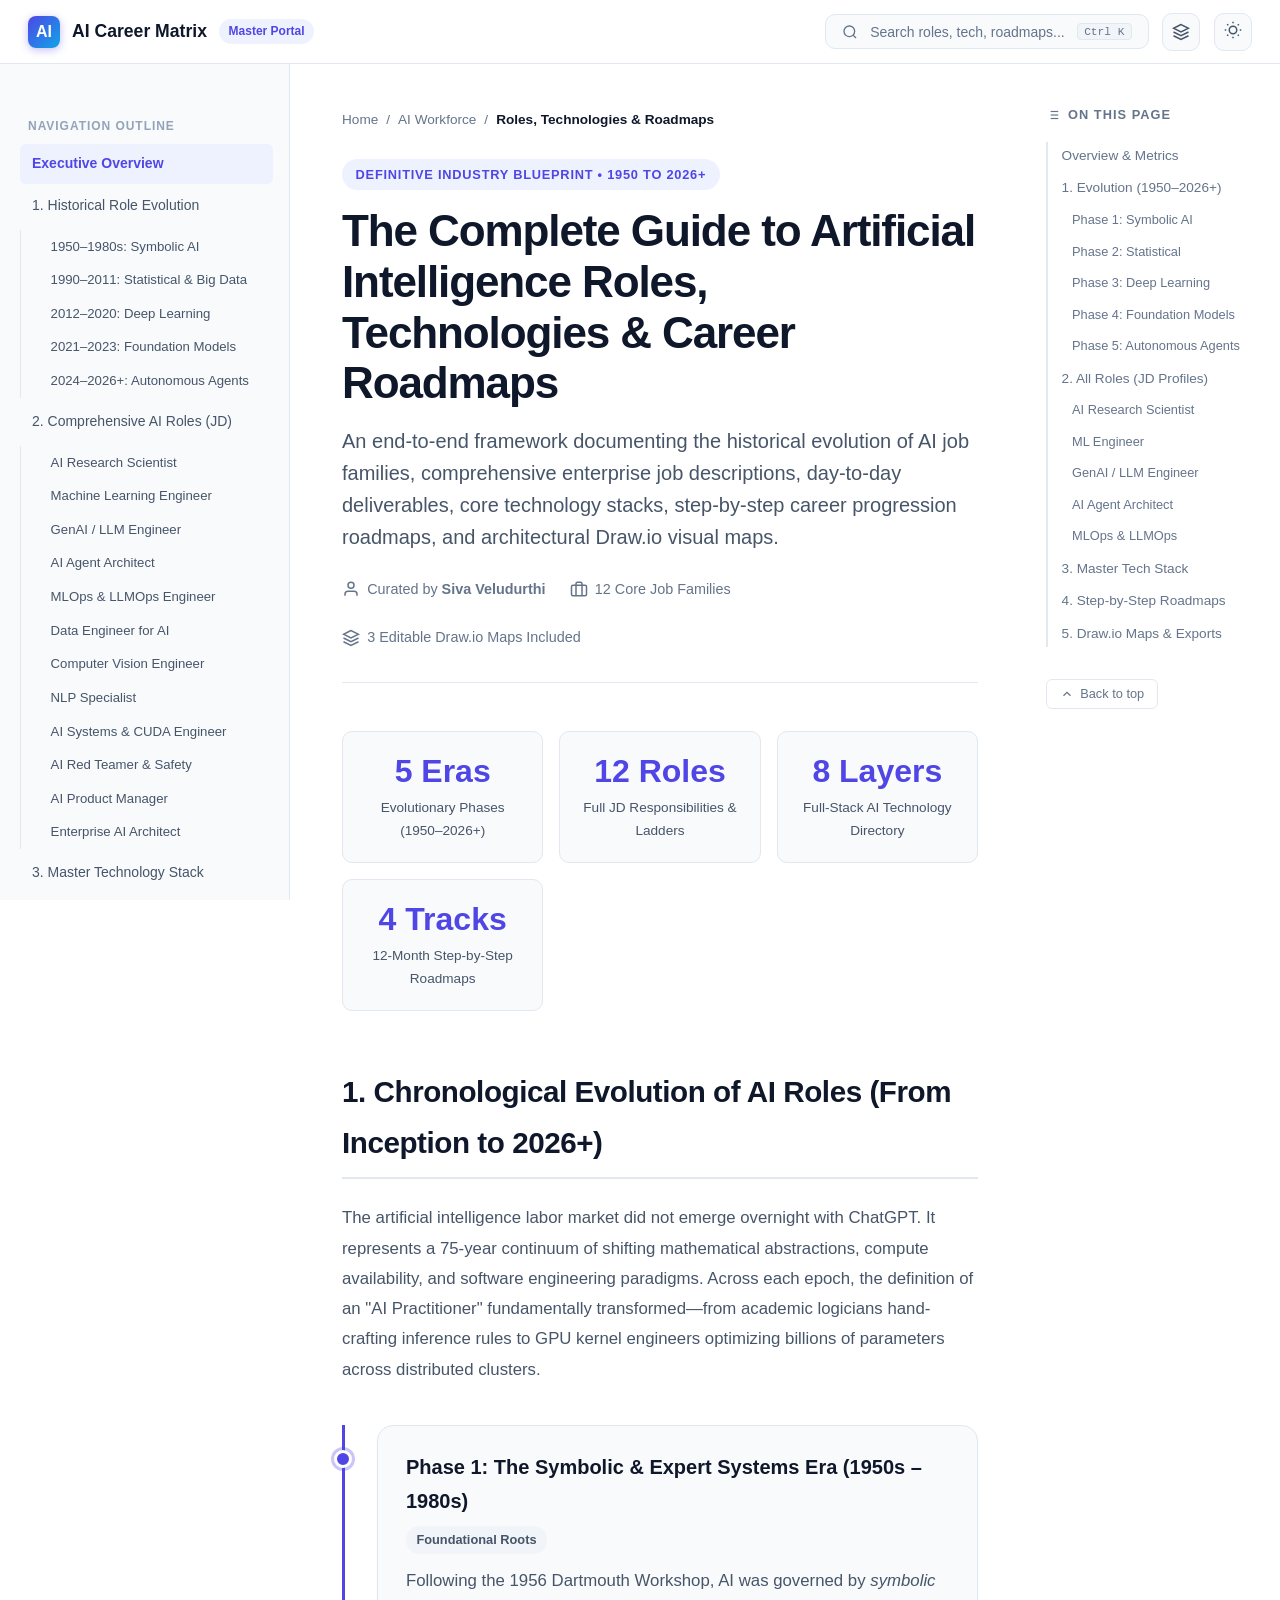
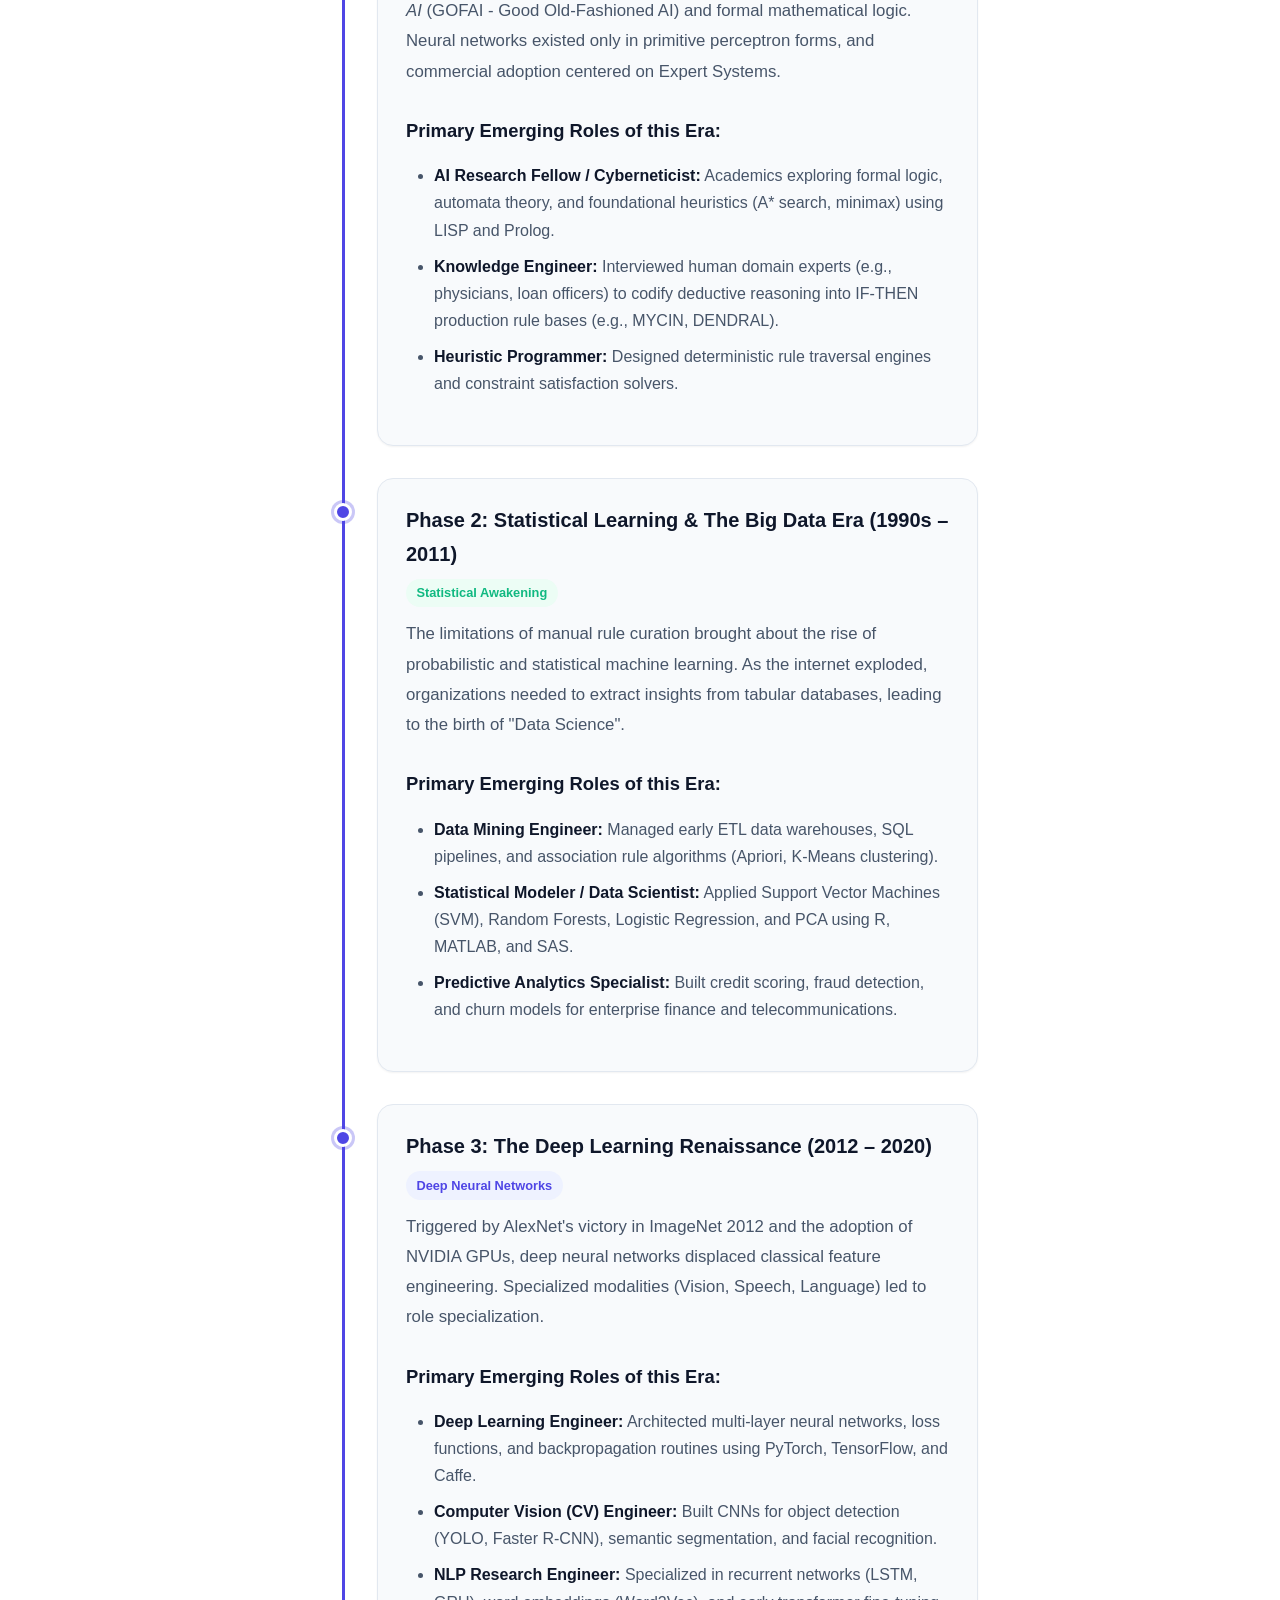
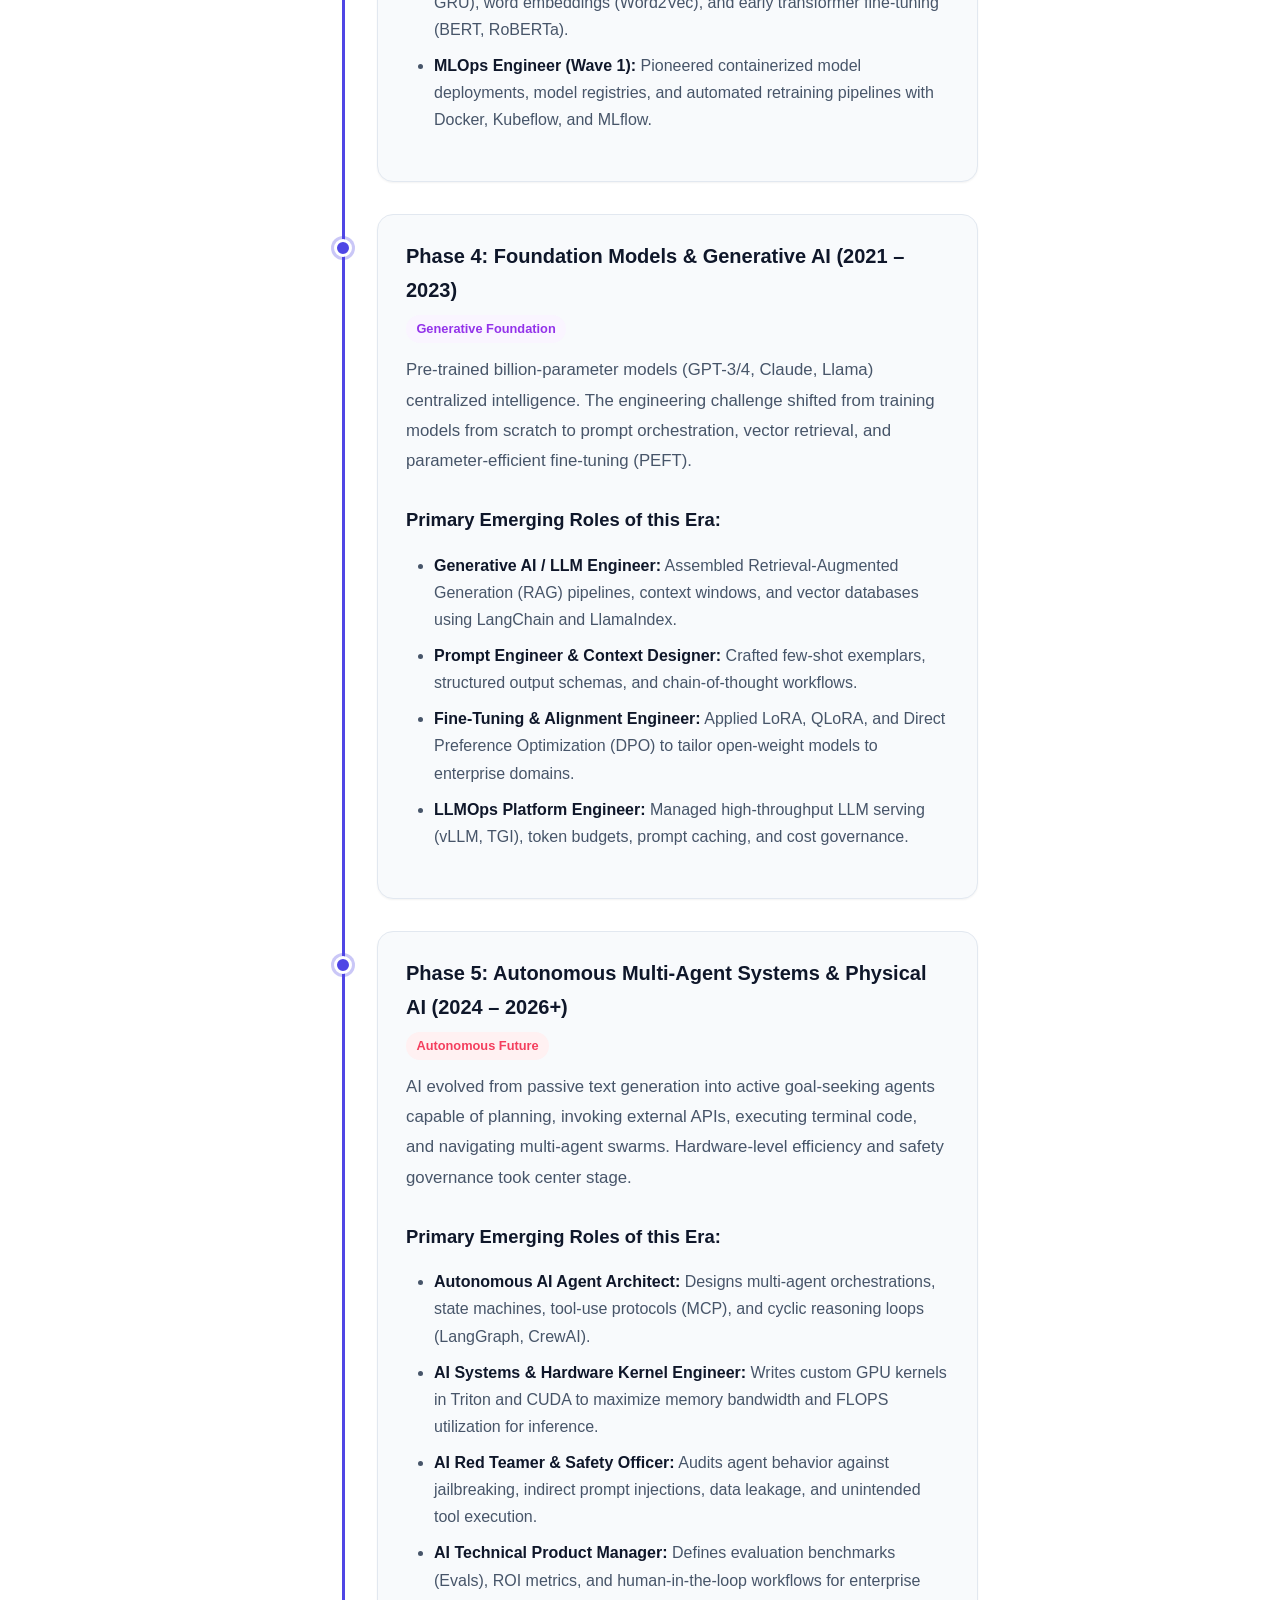
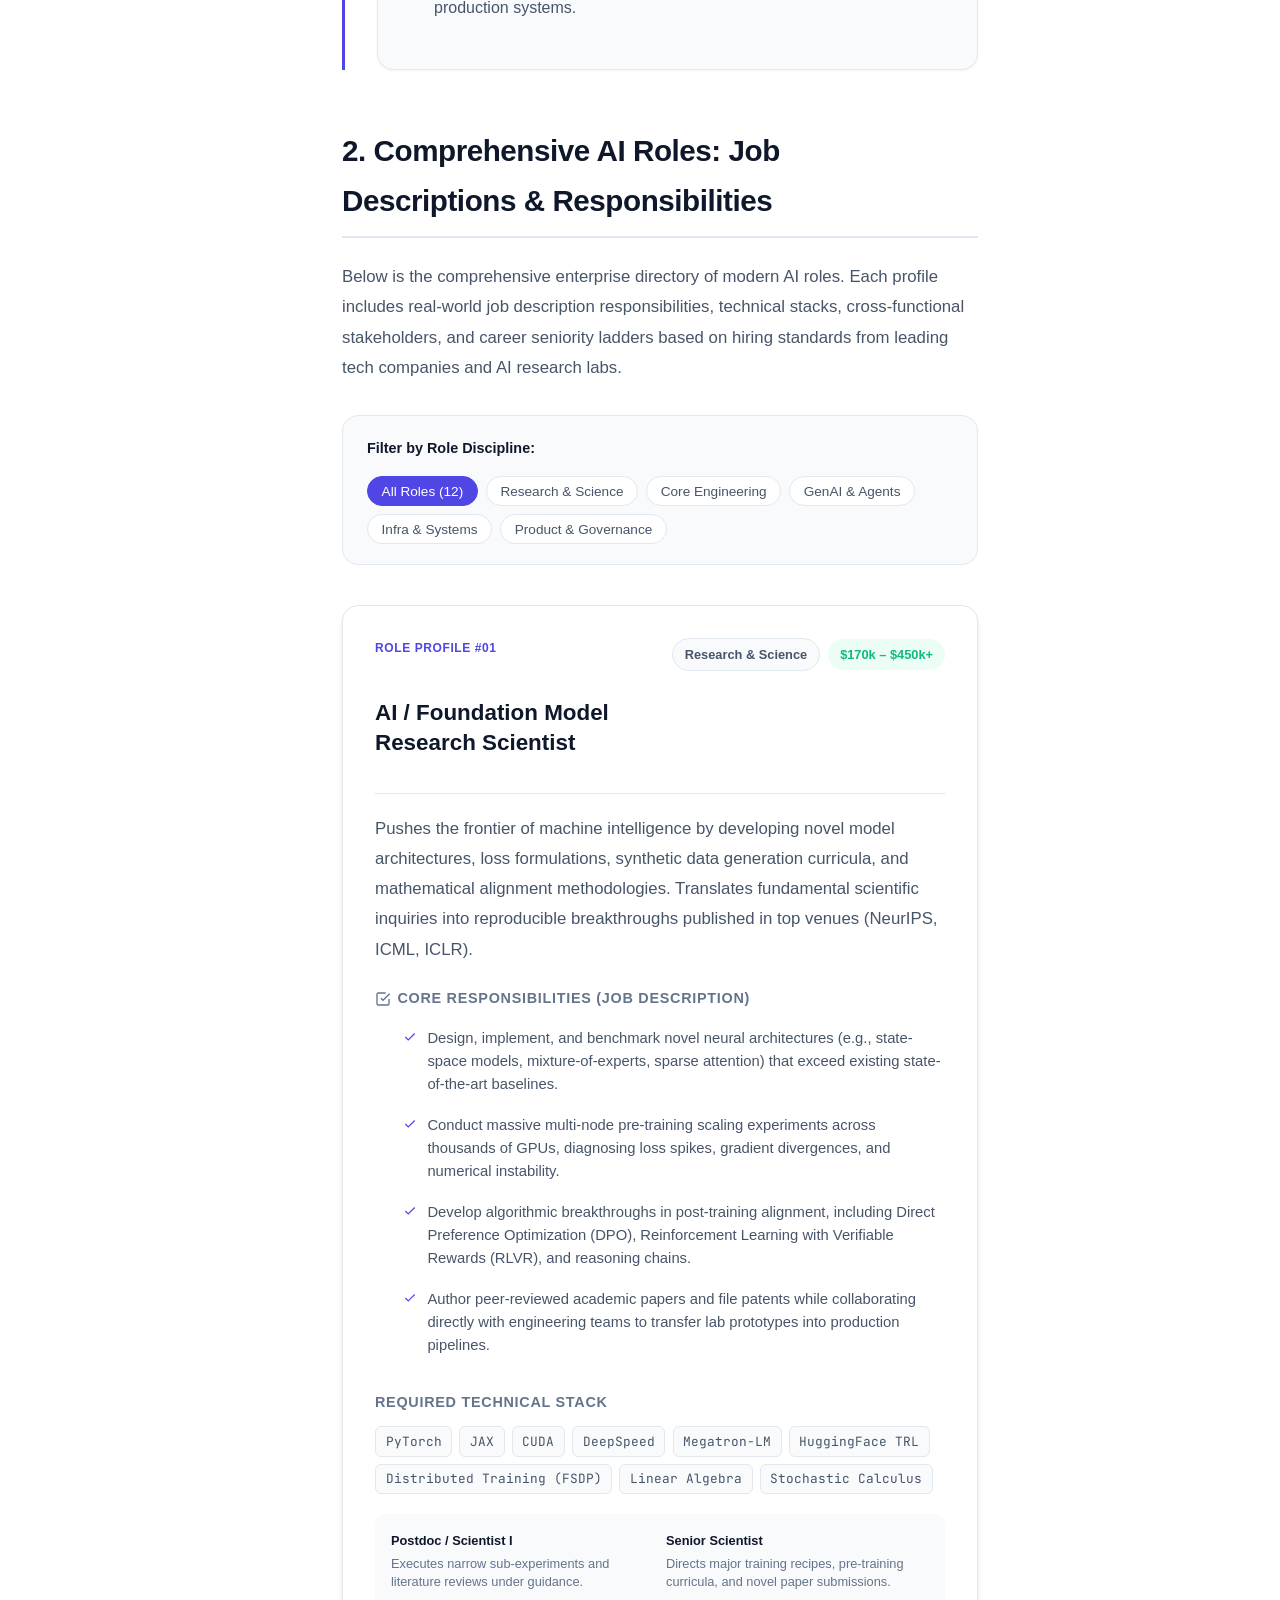
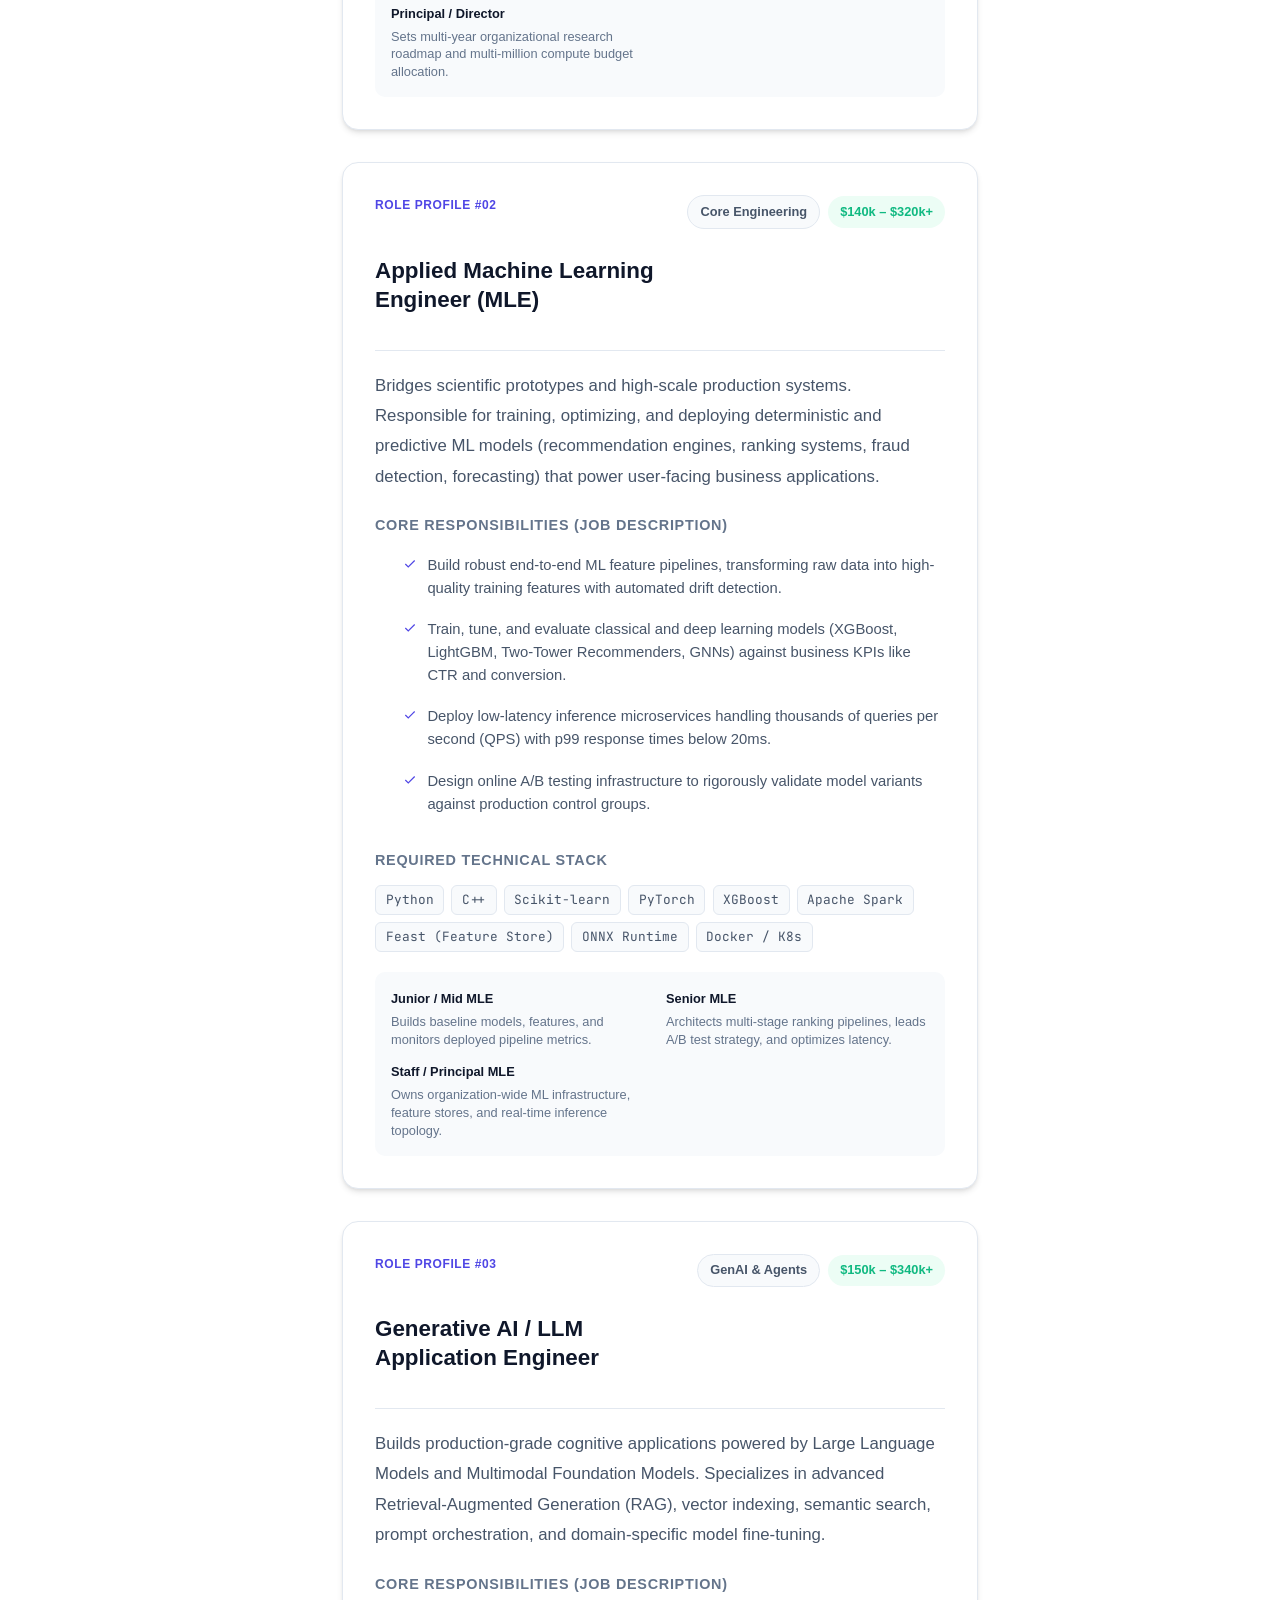
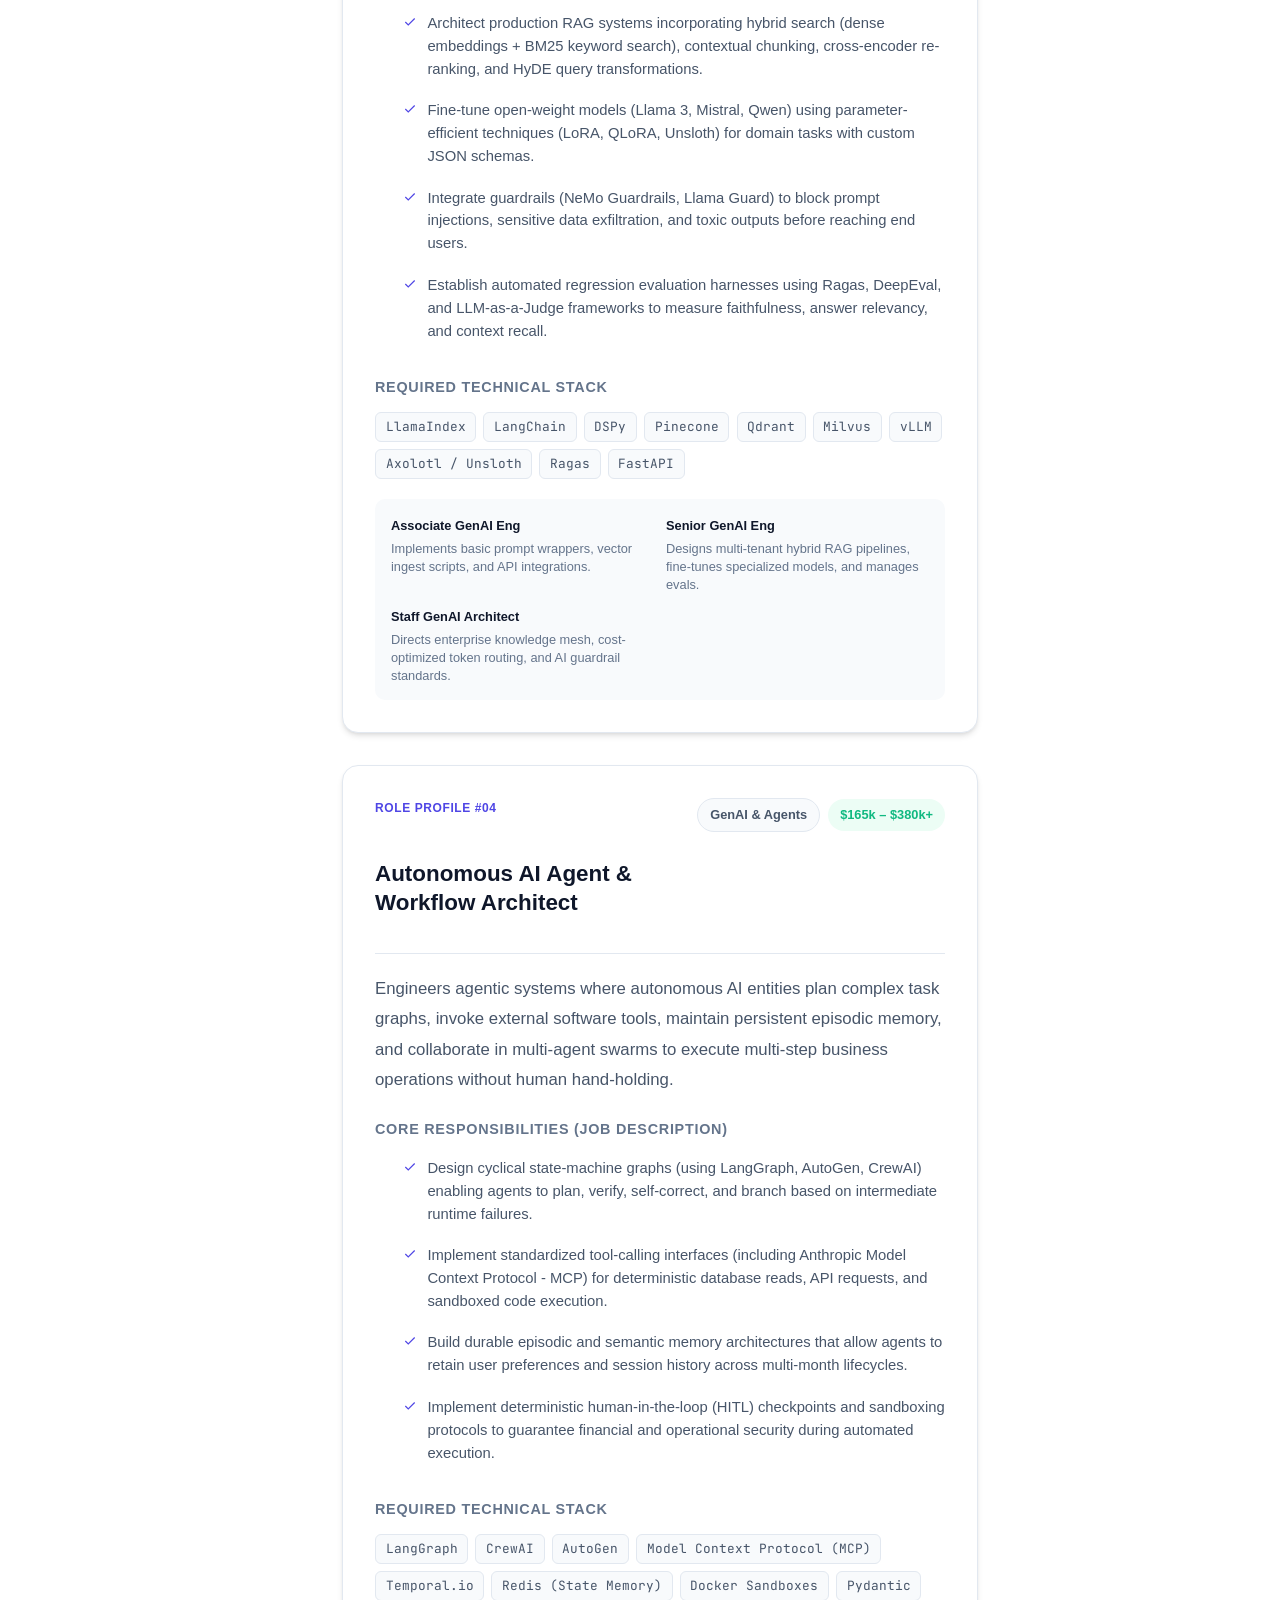
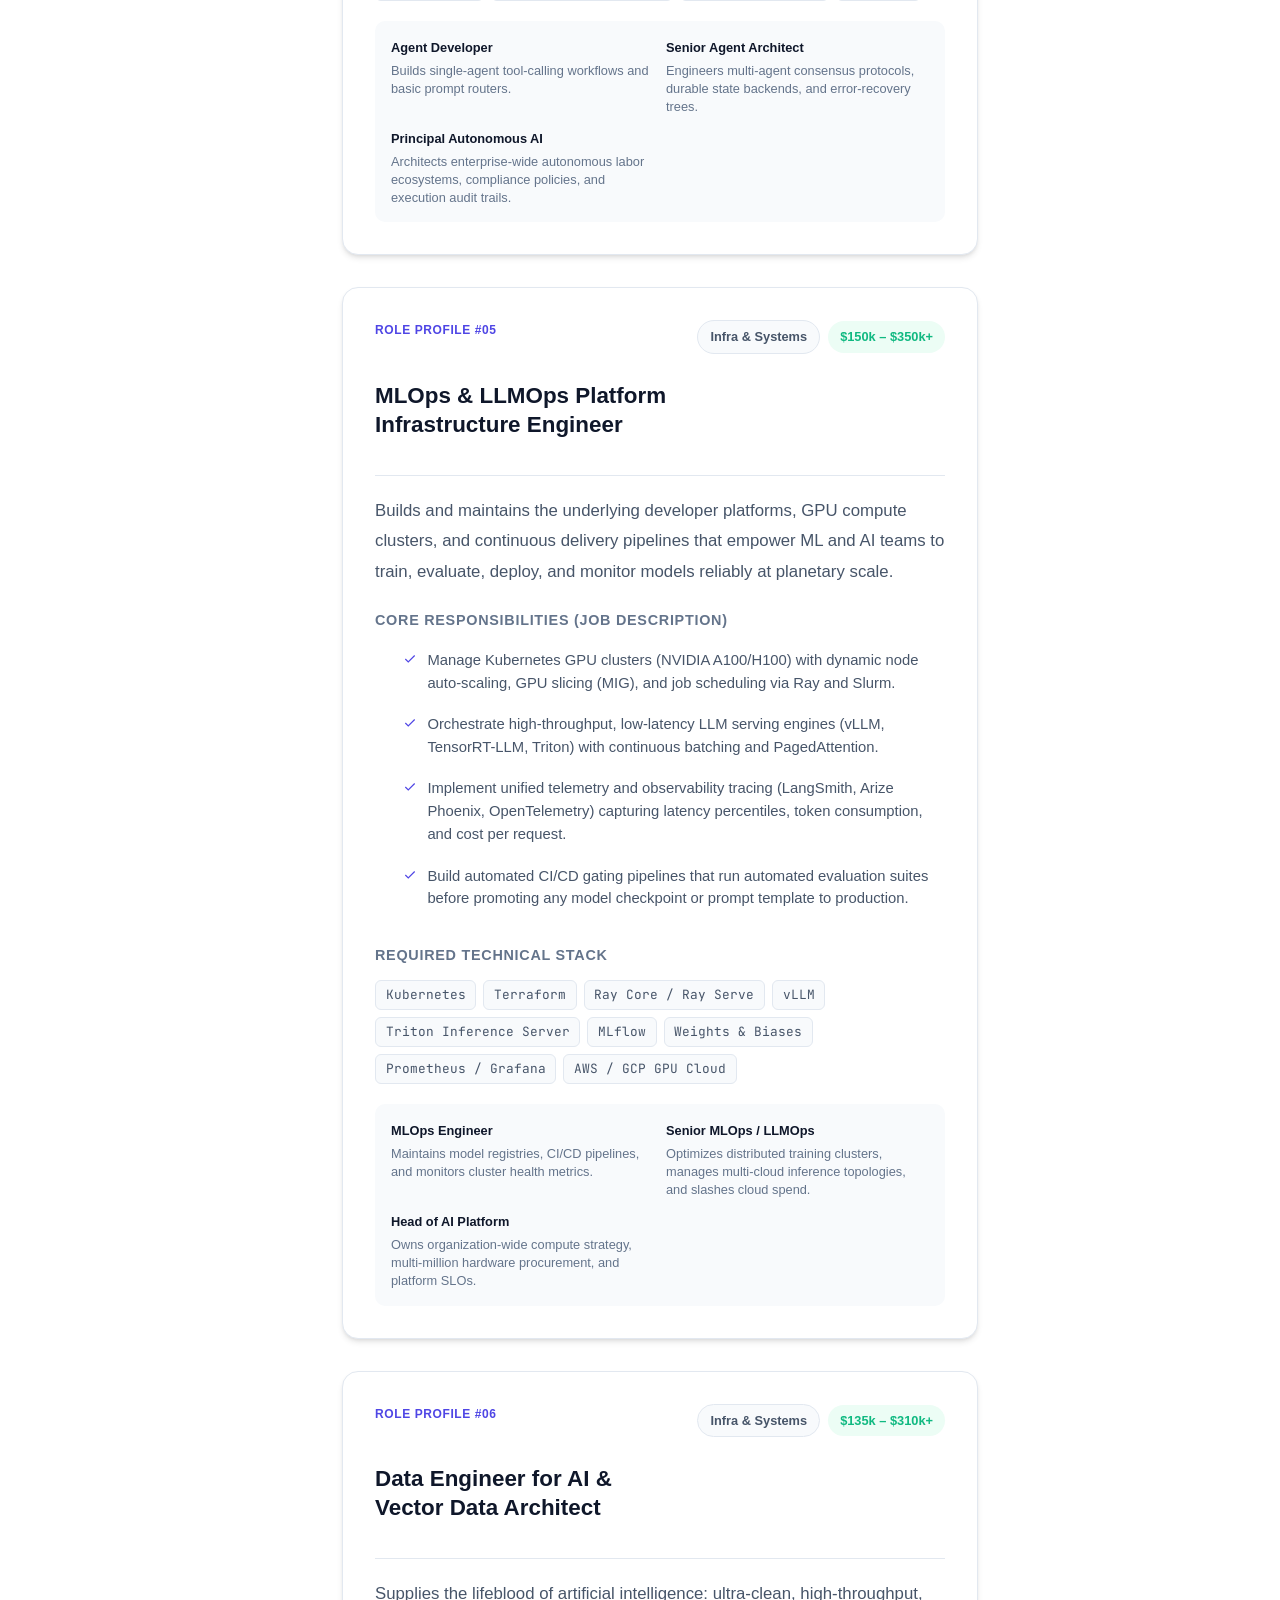
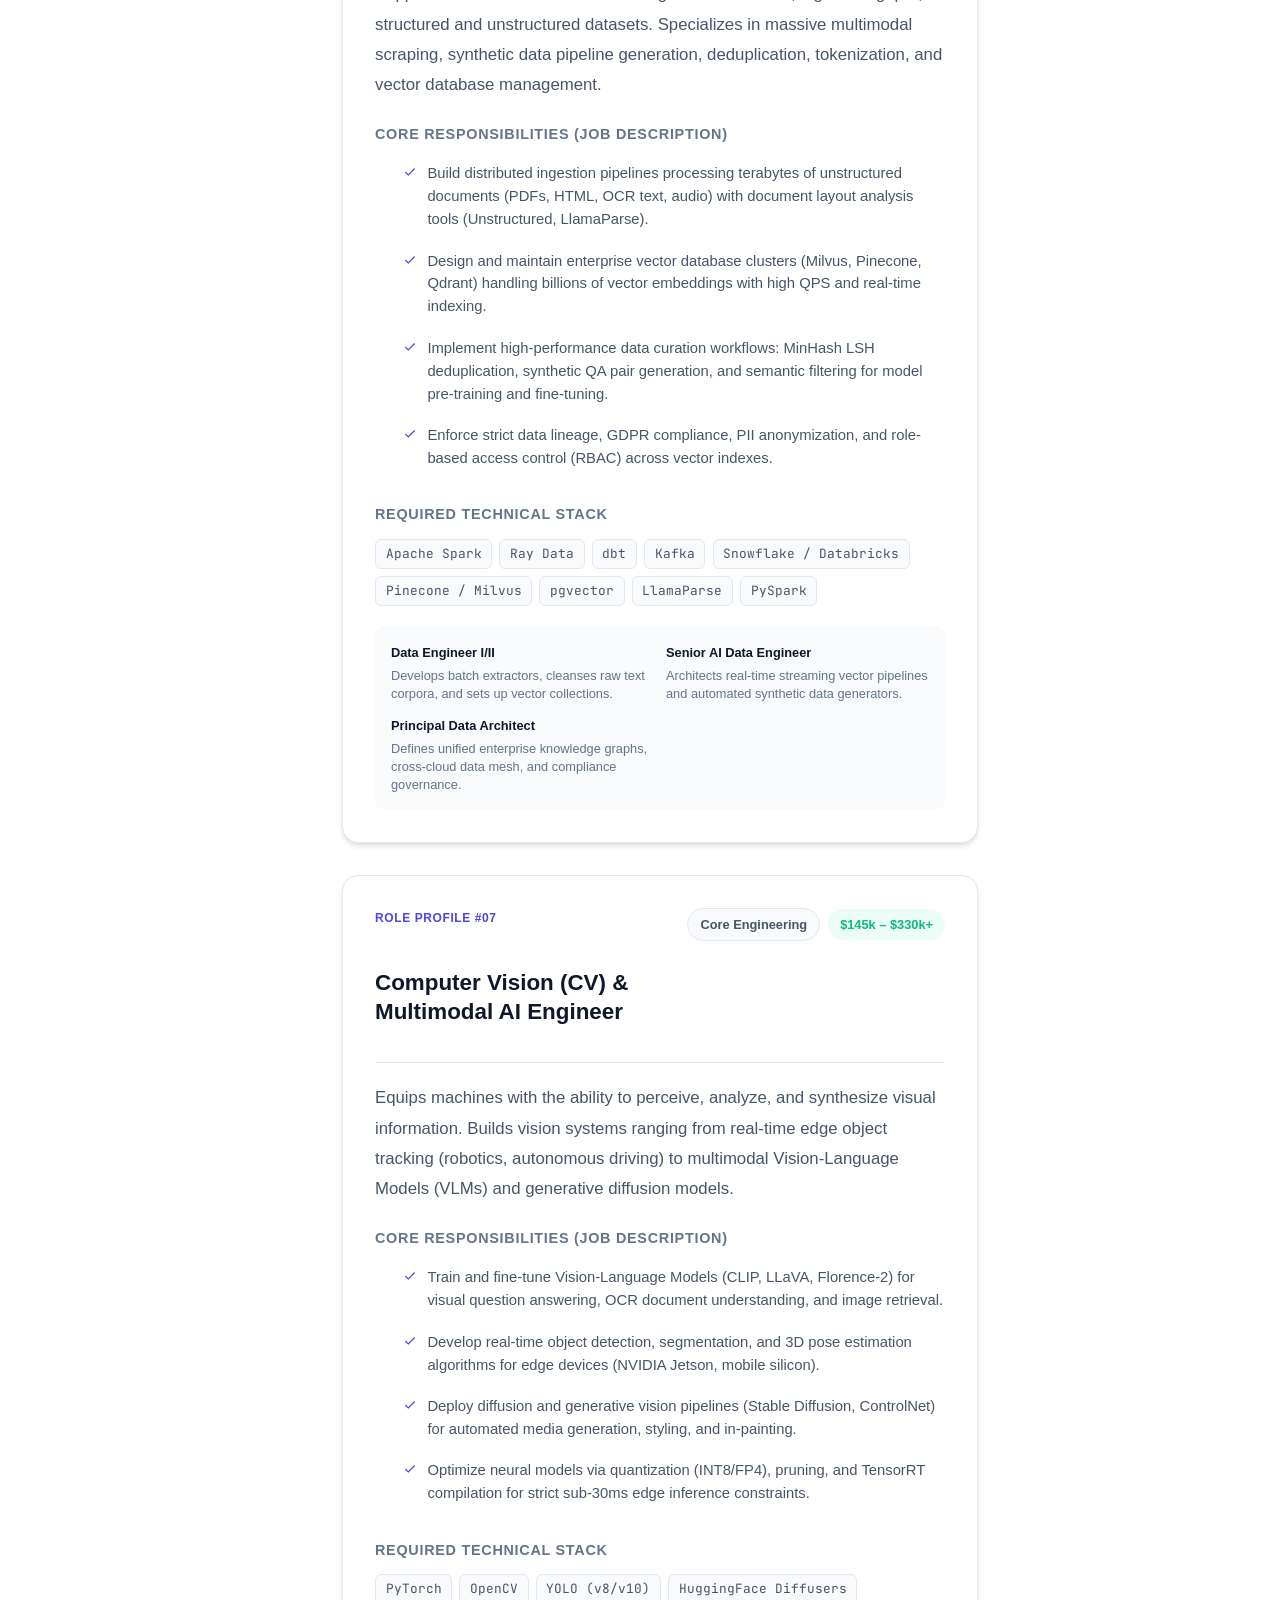
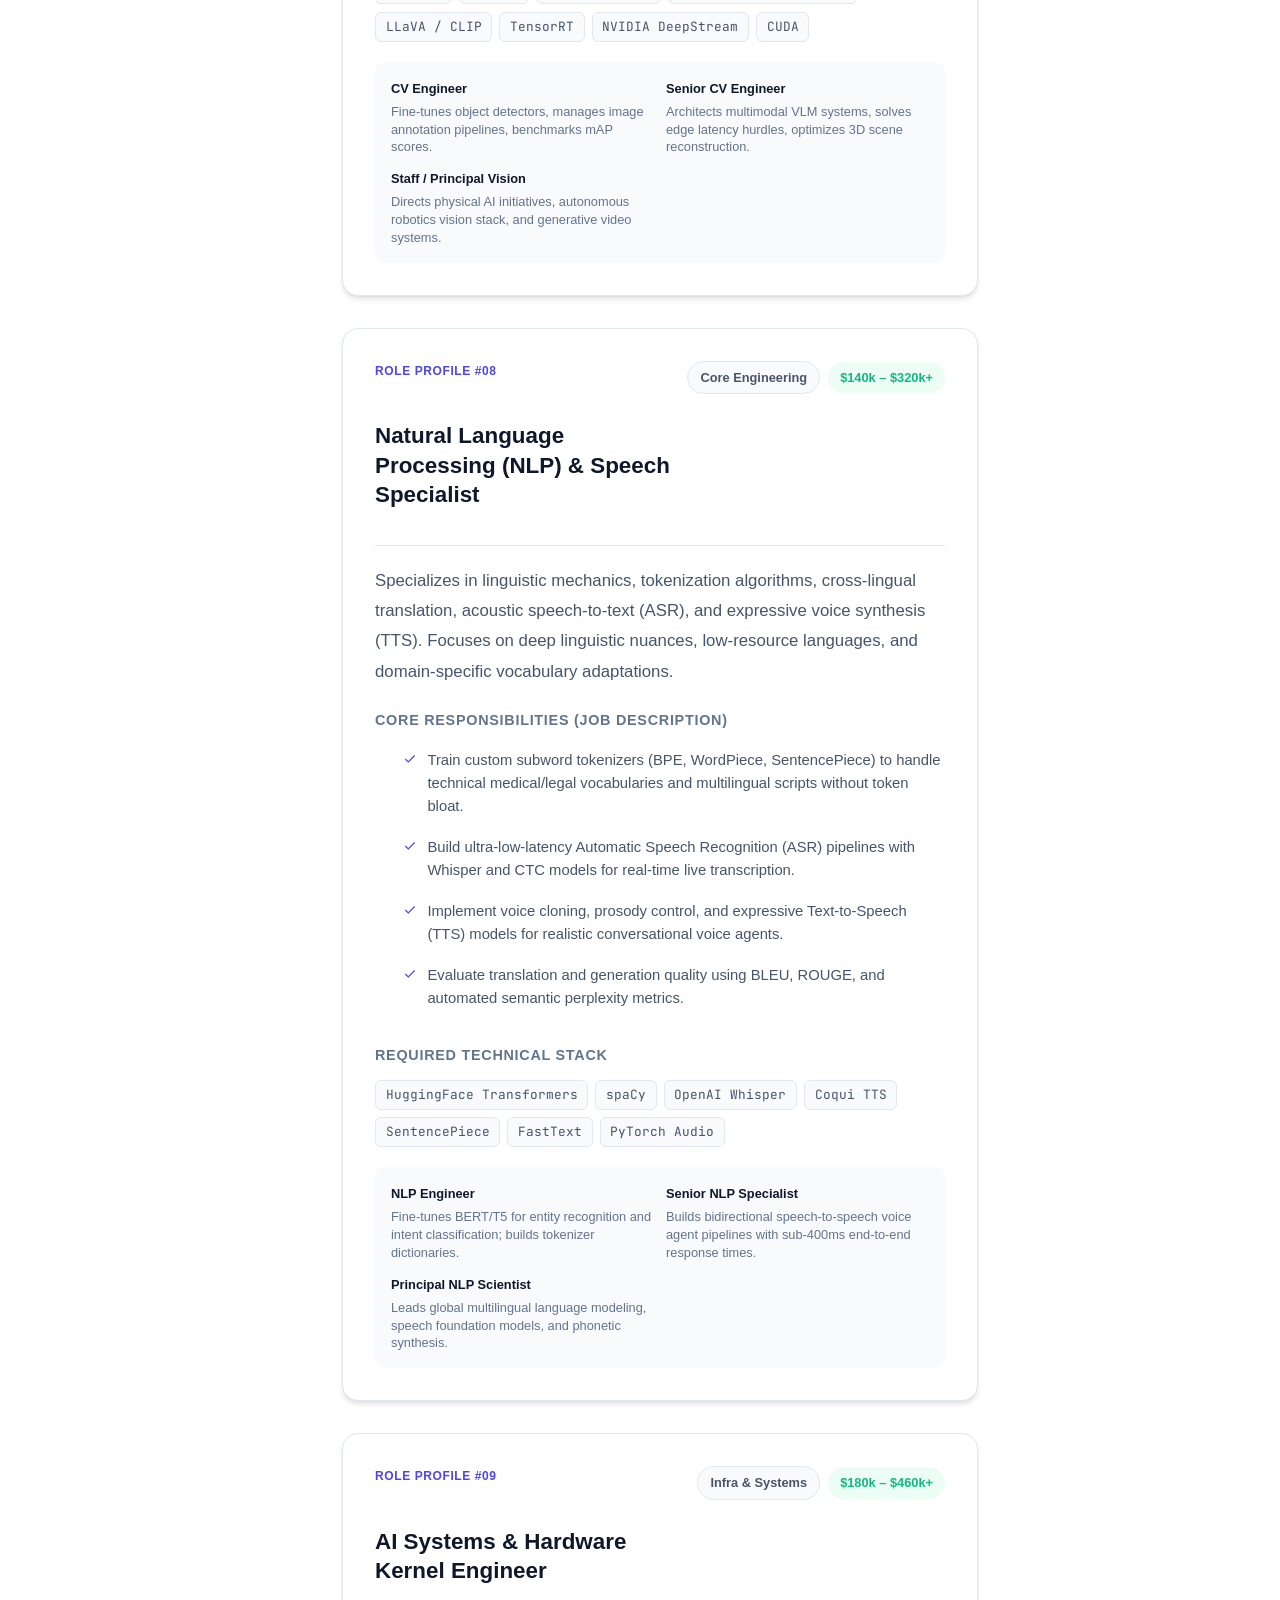
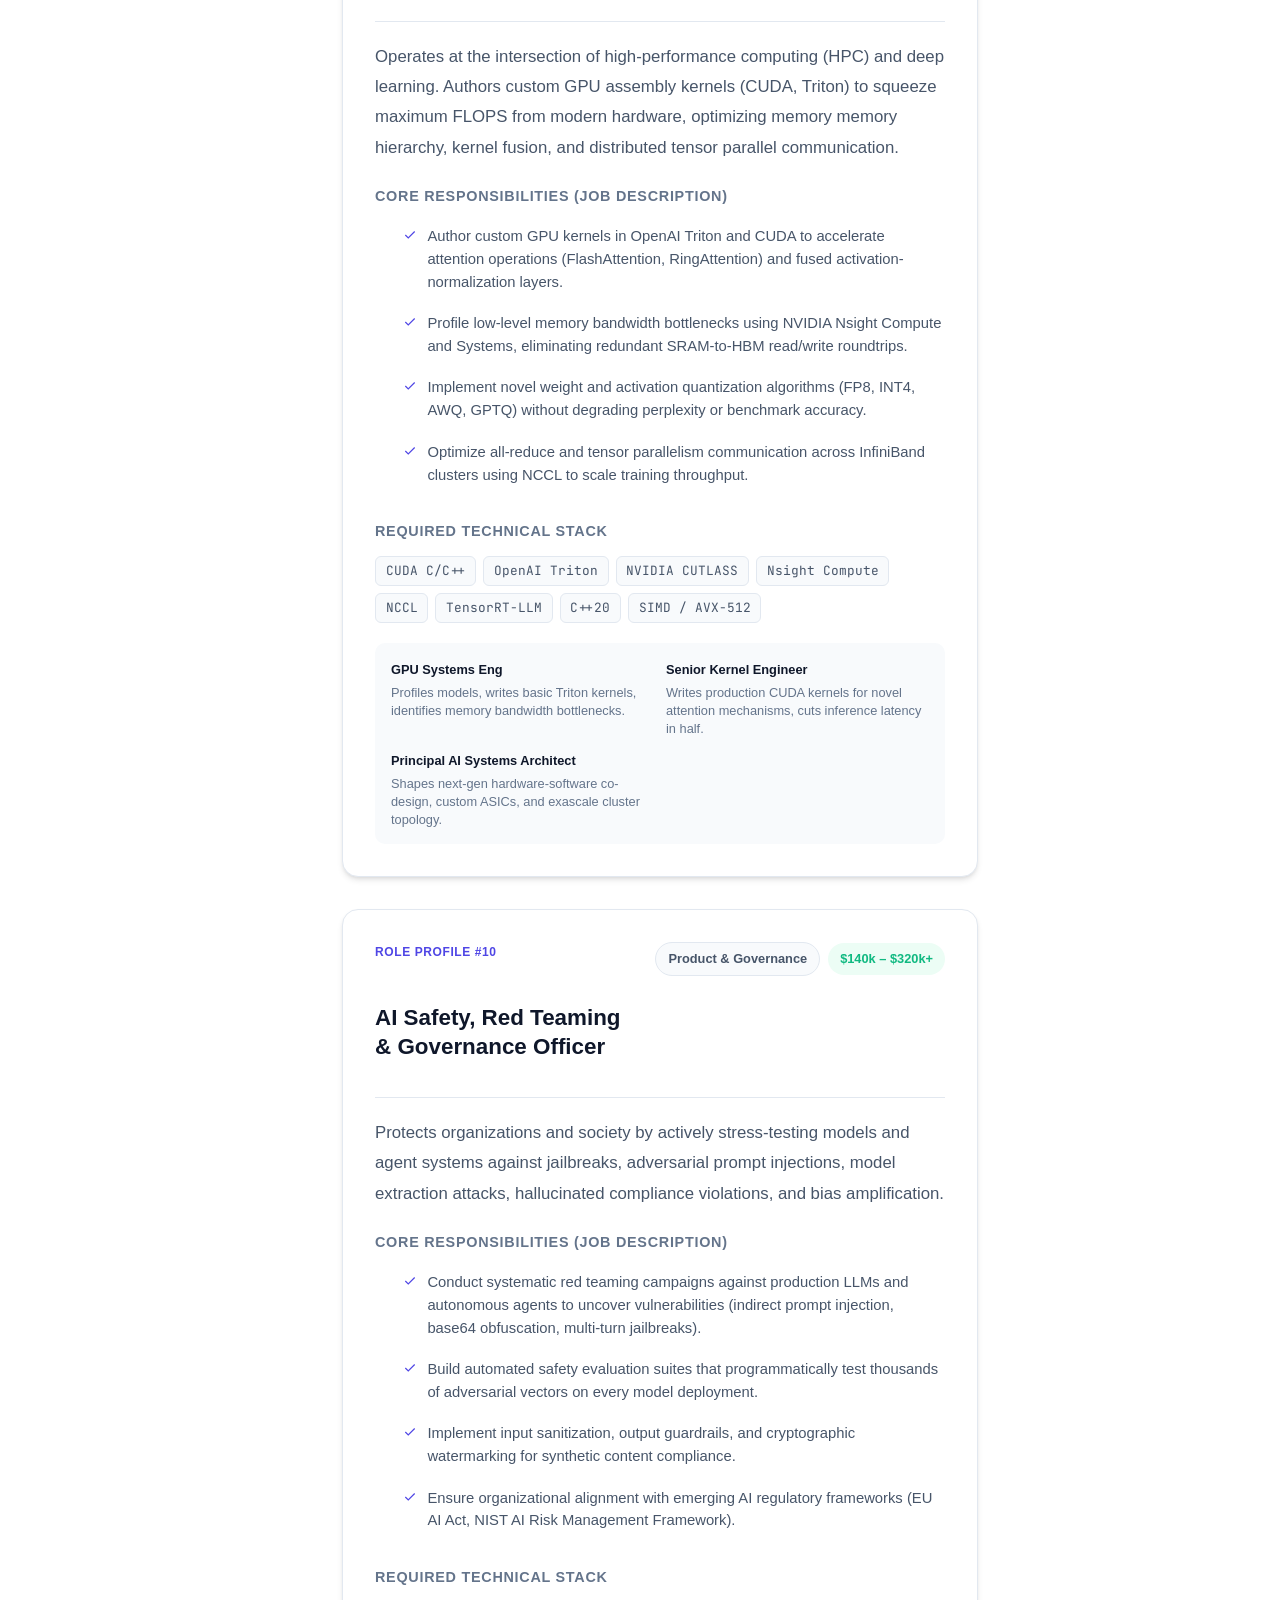
<file: index.html>
<!DOCTYPE html>
<html lang="en">
<head>
  <meta charset="UTF-8">
  <meta http-equiv="refresh" content="0; url=intro.html">
  <title>Redirecting to Introduction | A Practical Approach to RAG Systems</title>
  <link rel="canonical" href="intro.html">
</head>
<body style="font-family: -apple-system, BlinkMacSystemFont, 'Segoe UI', Roboto, sans-serif; display: flex; align-items: center; justify-content: center; height: 100vh; margin: 0; background-color: #0f172a; color: #f8fafc;">
  <div style="text-align: center;">
    <h2 style="margin-bottom: 0.5rem;">Redirecting to Chapter 1: Introduction...</h2>
    <p style="color: #94a3b8;">If you are not redirected automatically, <a href="intro.html" style="color: #818cf8; text-decoration: underline;">click here to view Chapter 1</a>.</p>
  </div>
</body>
</html>
</file>
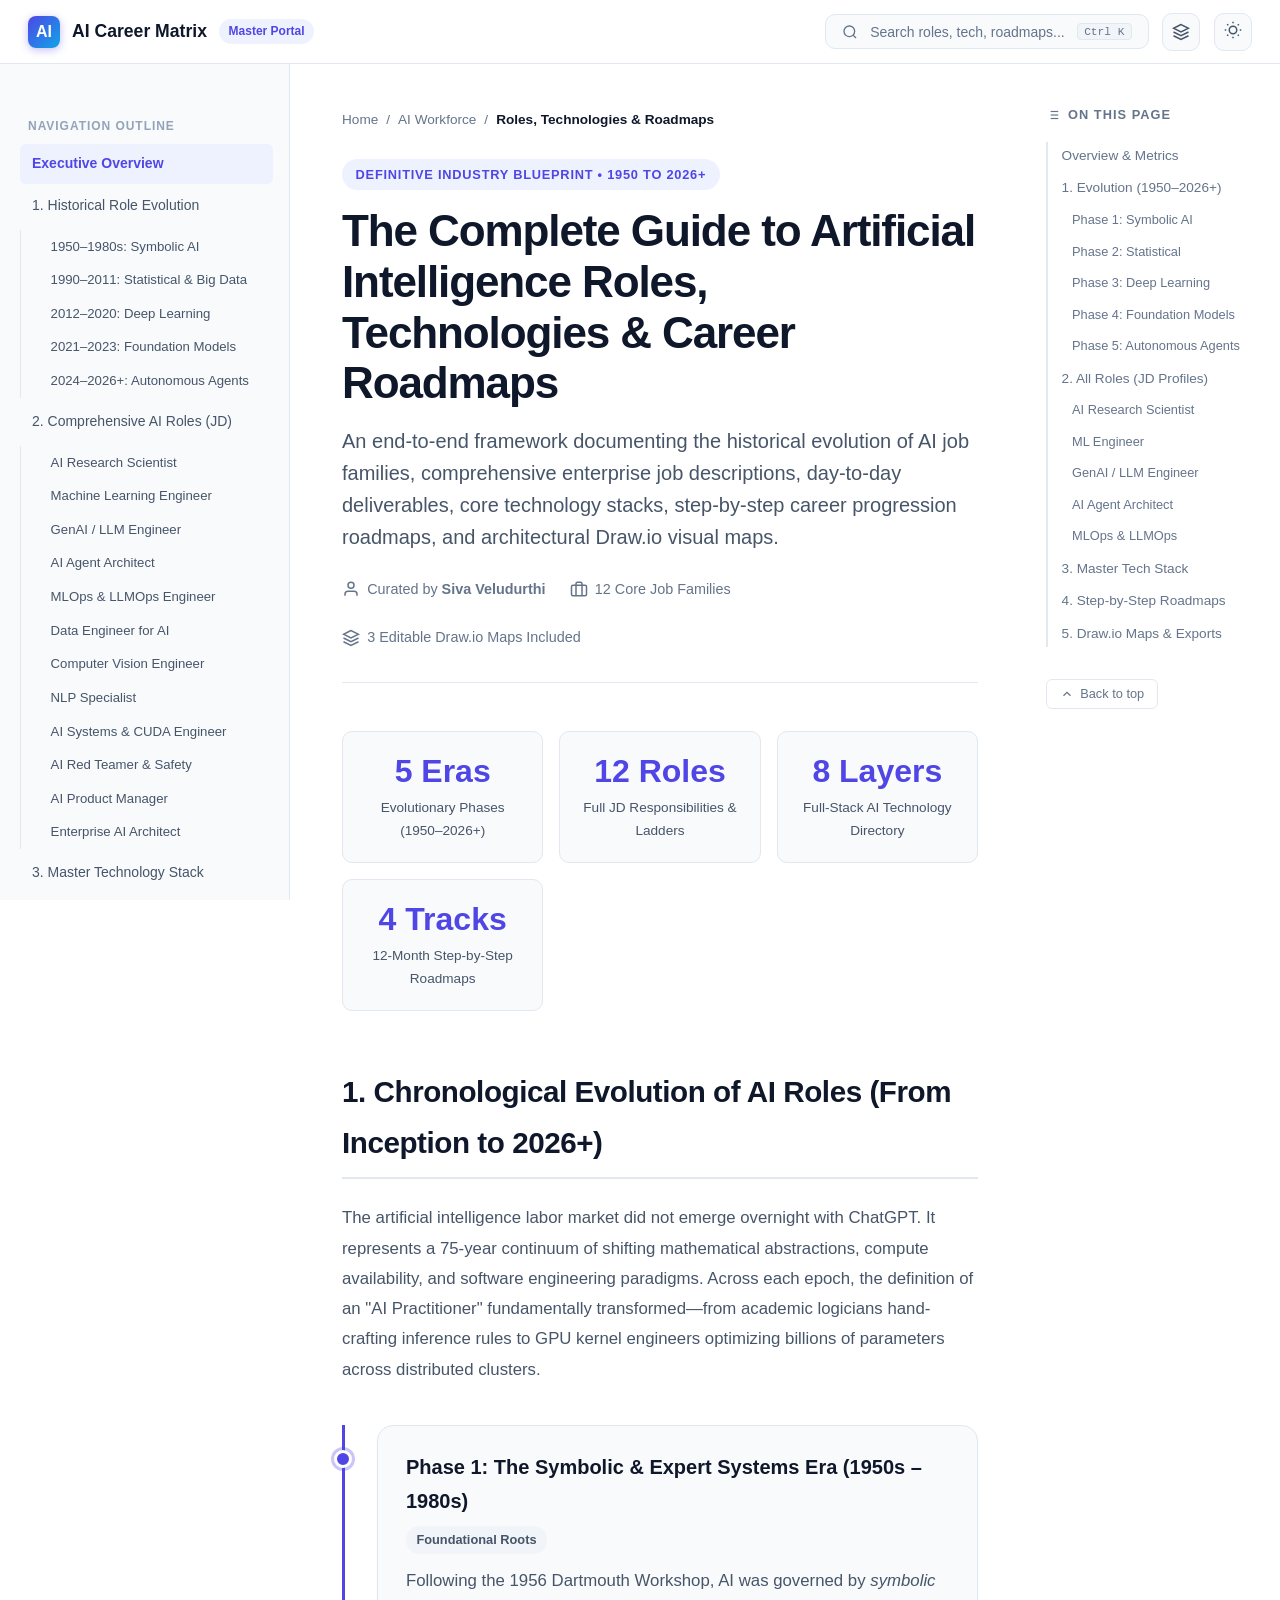
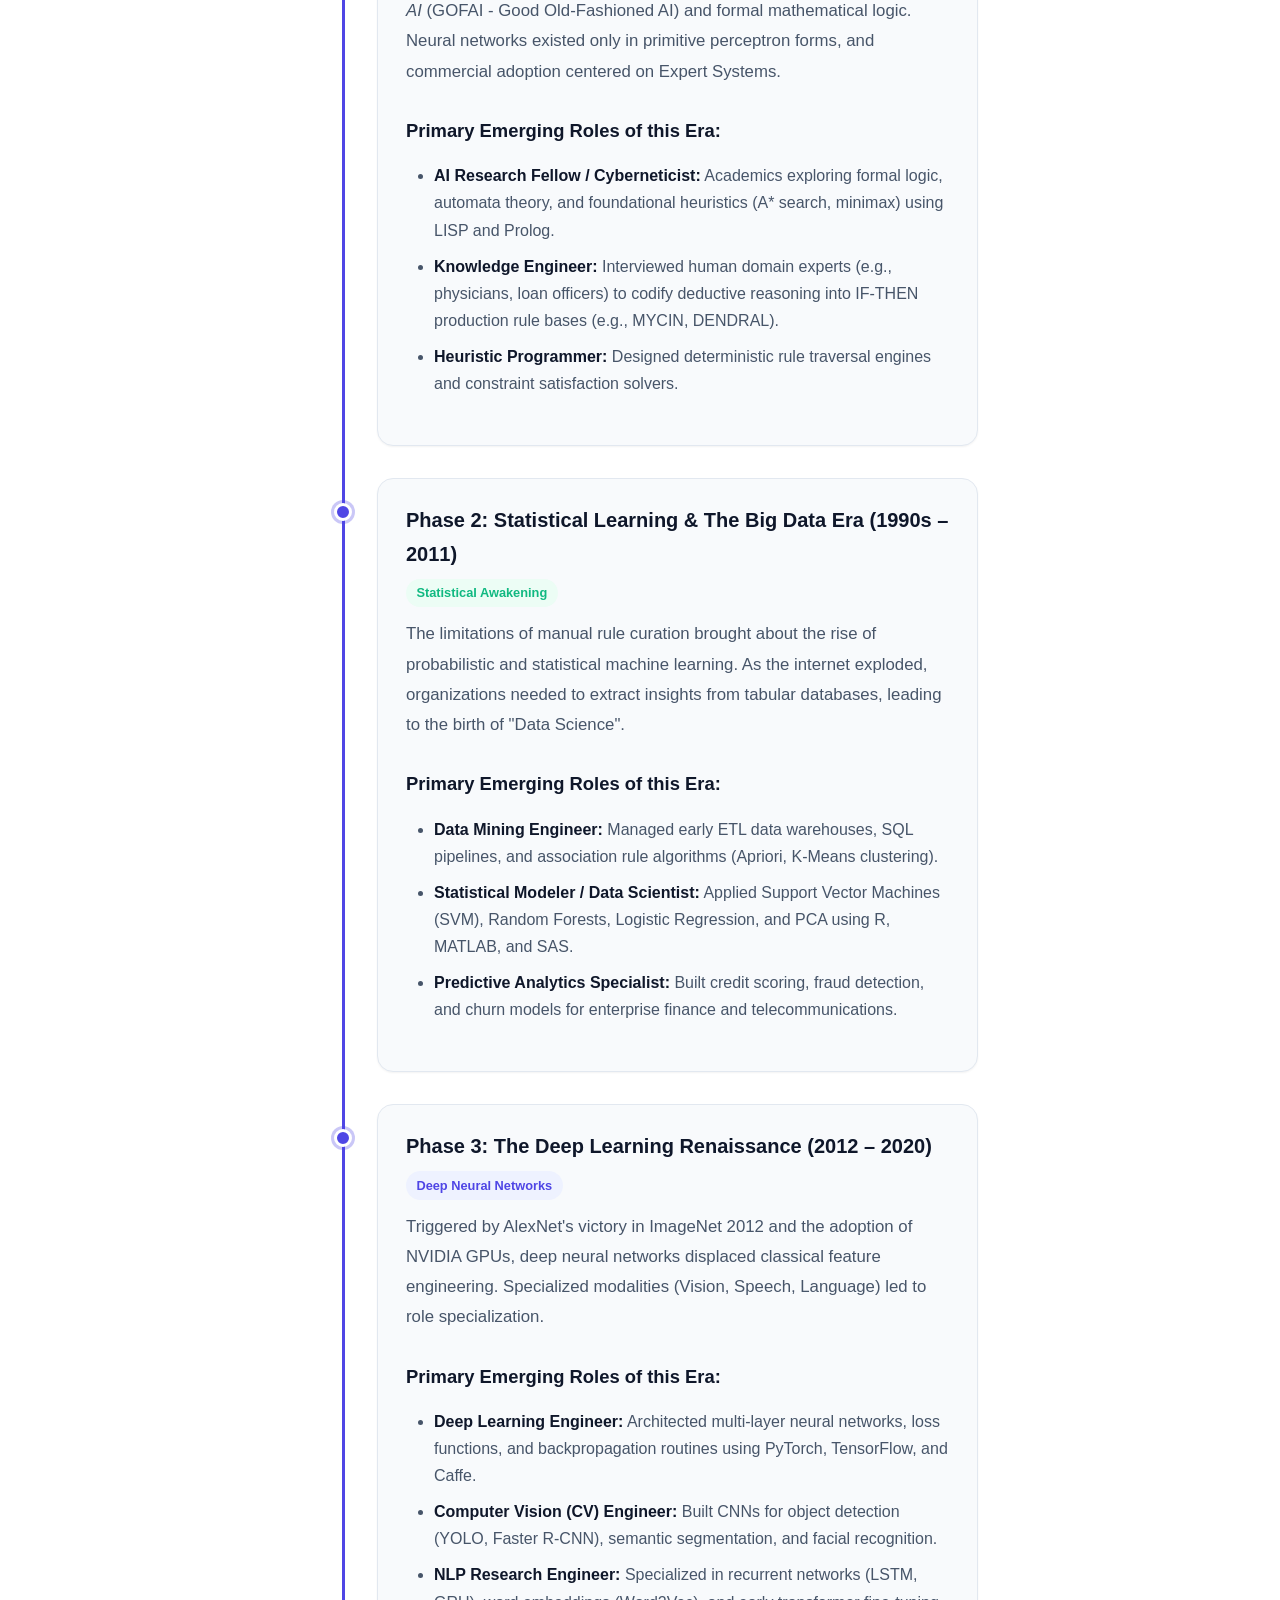
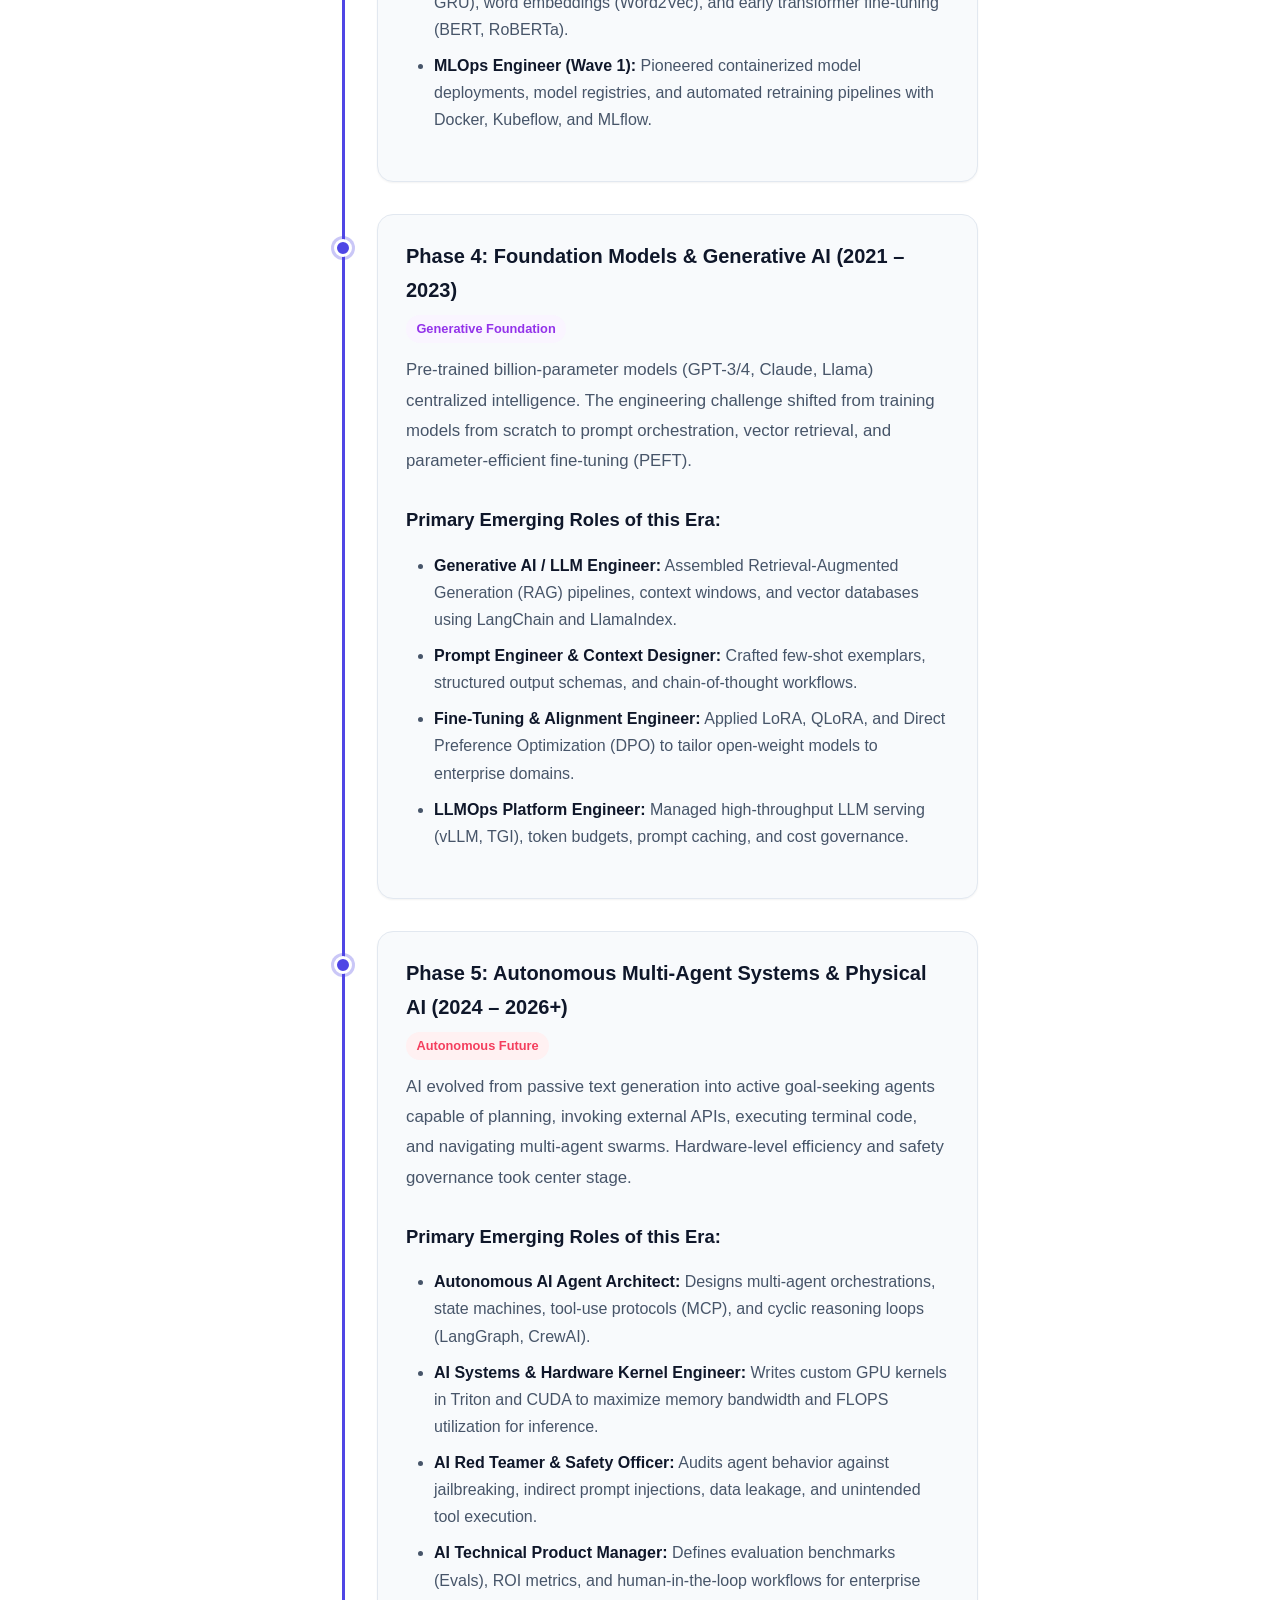
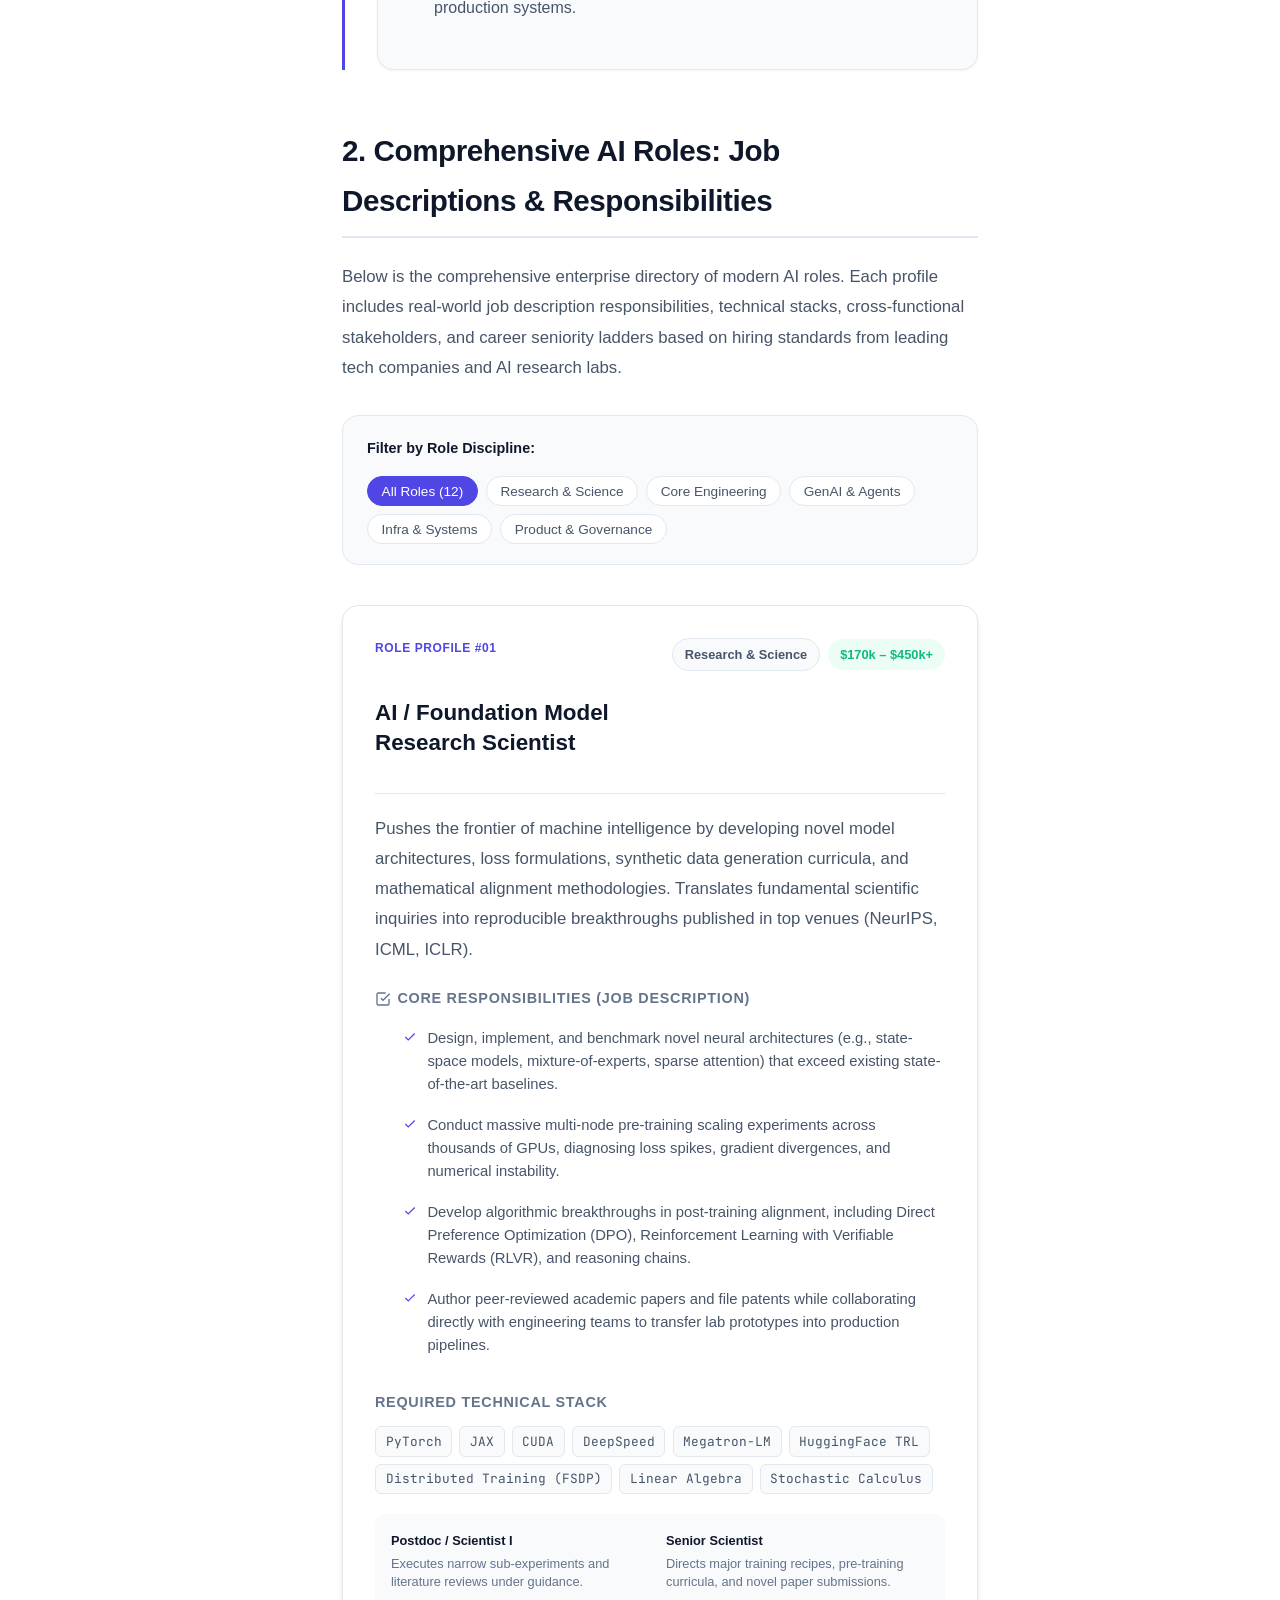
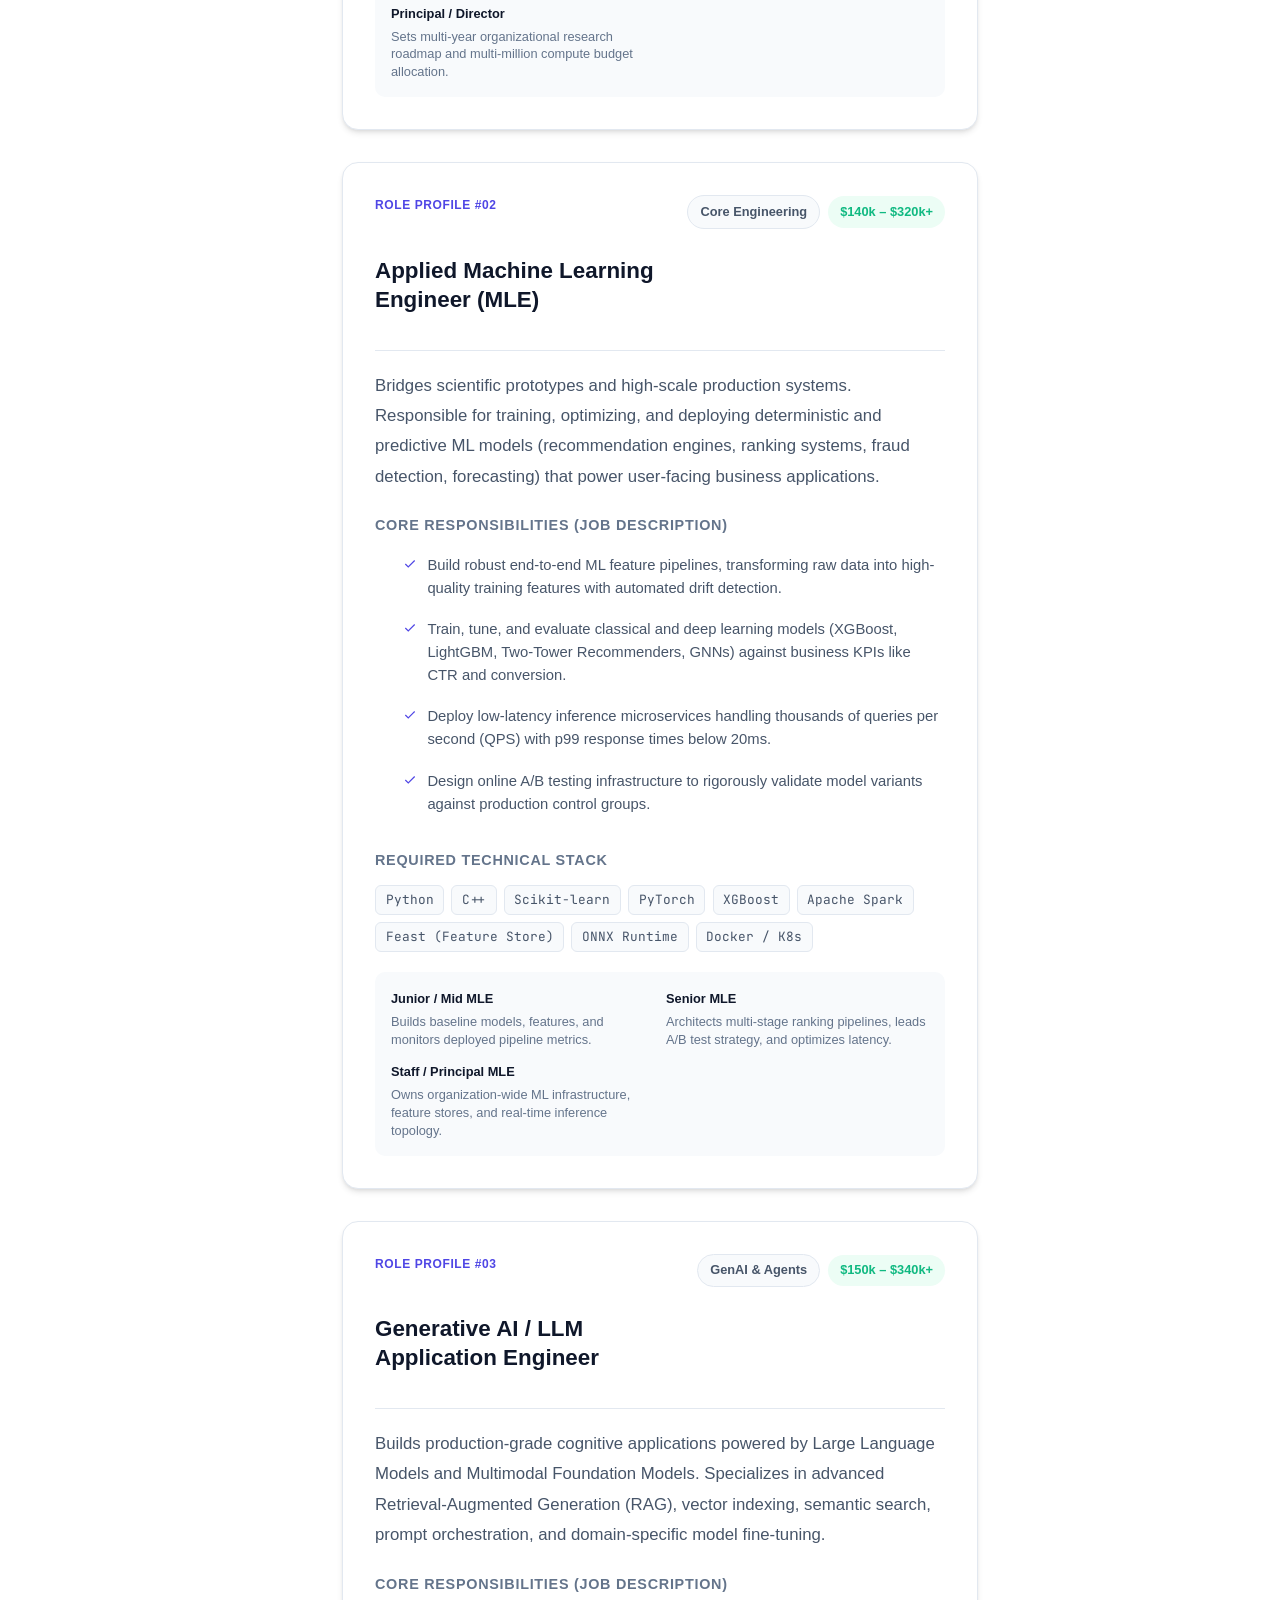
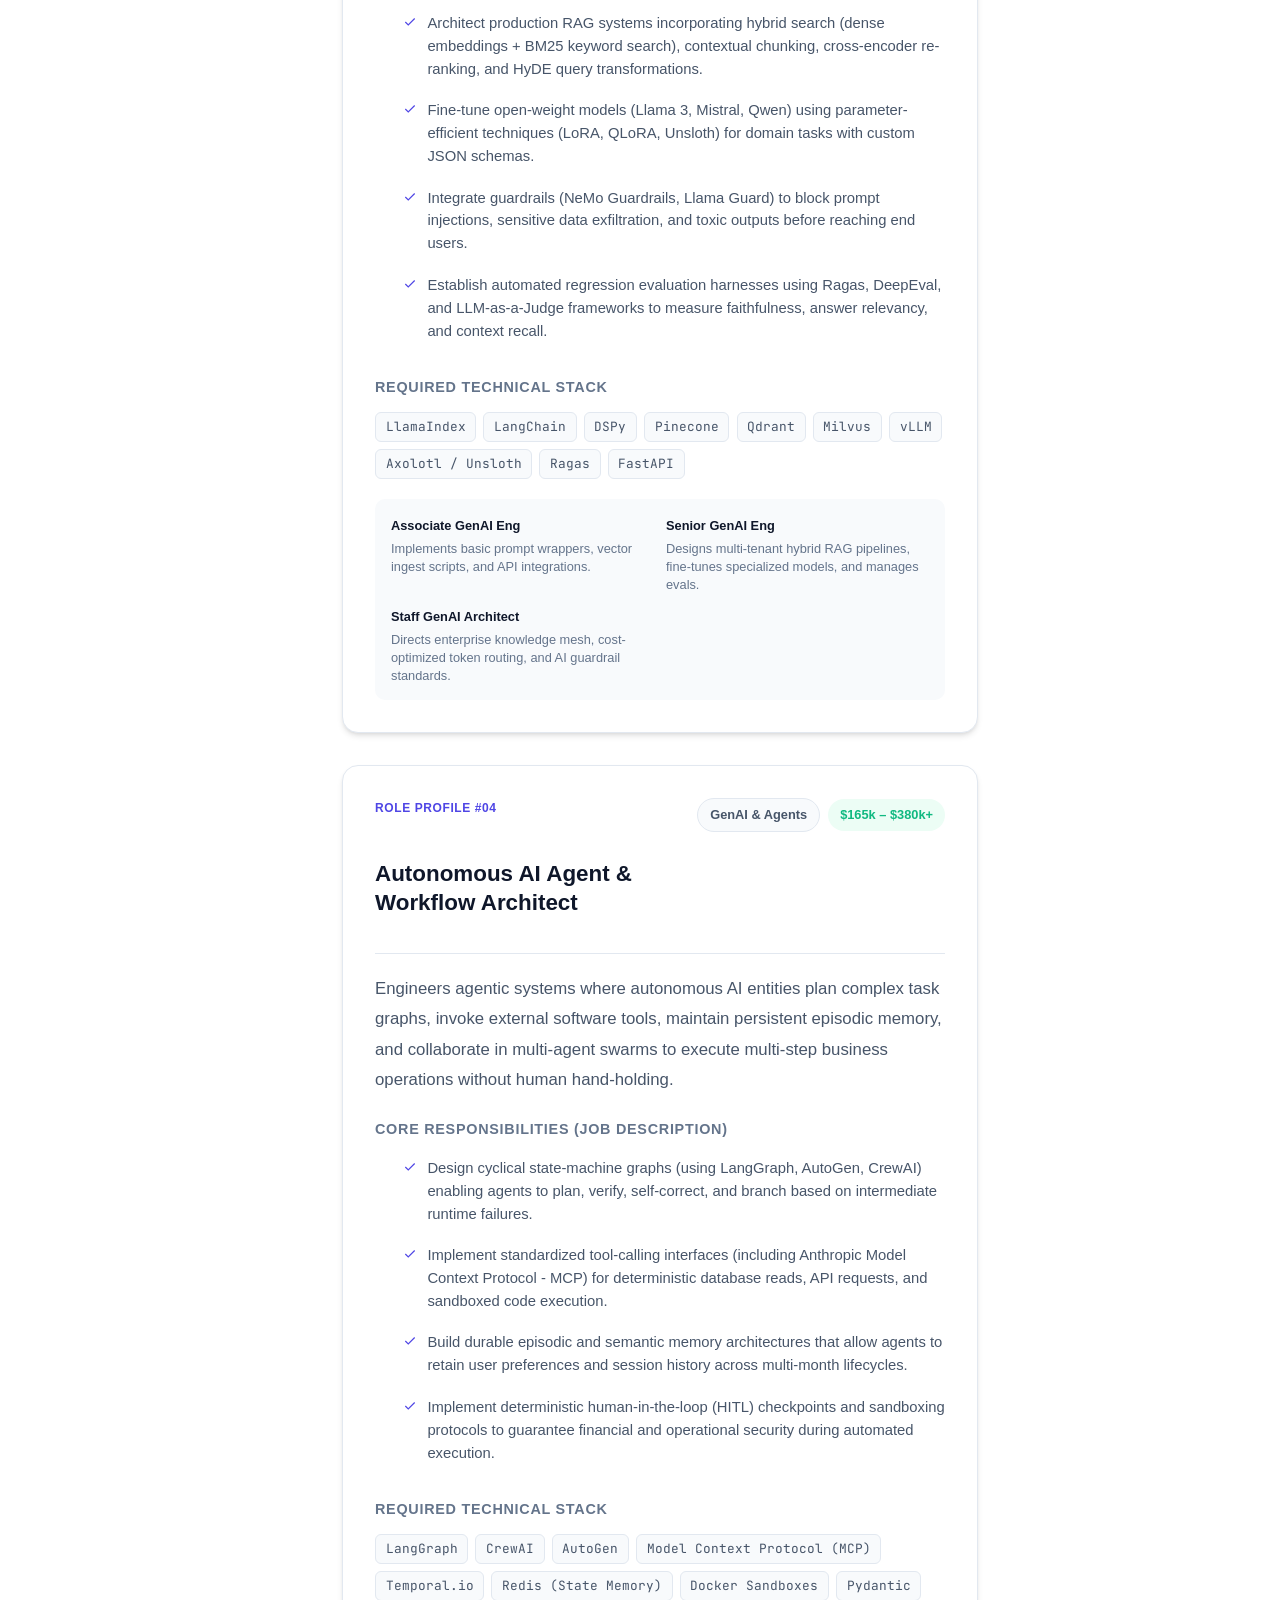
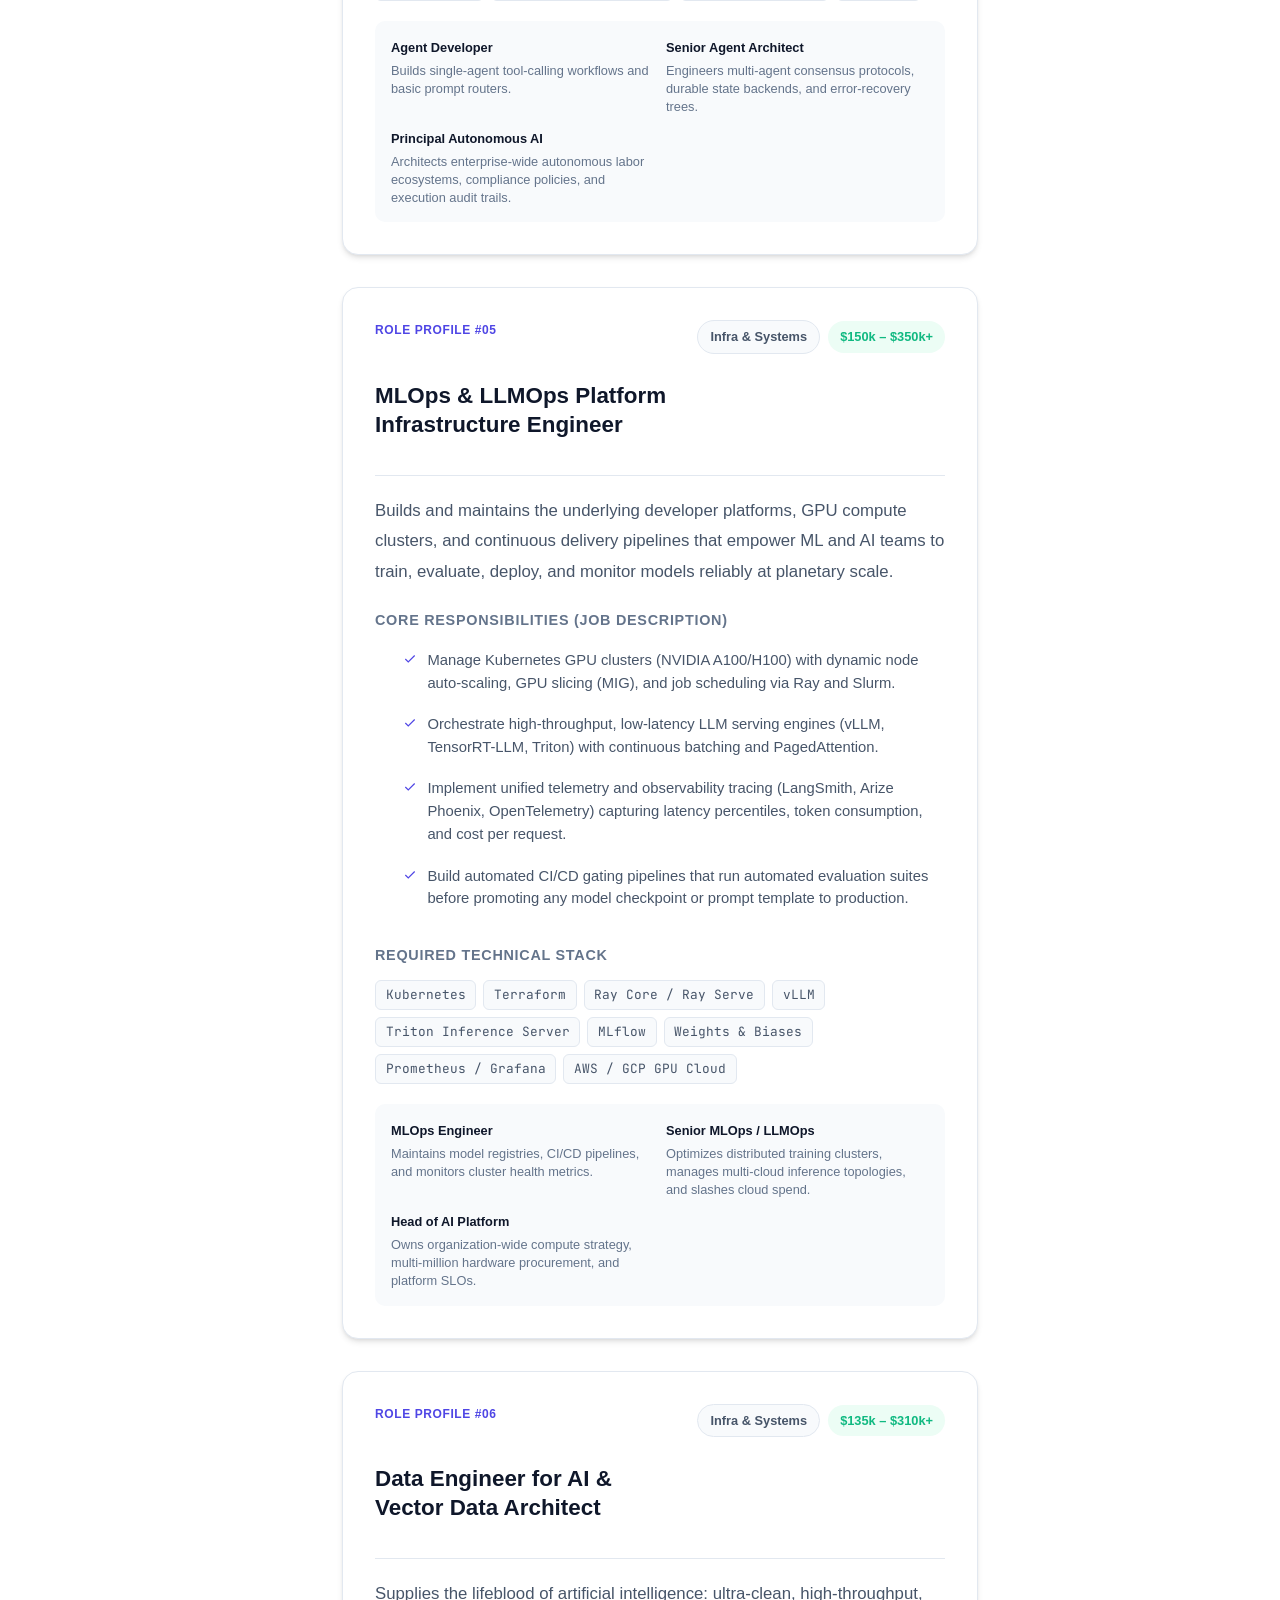
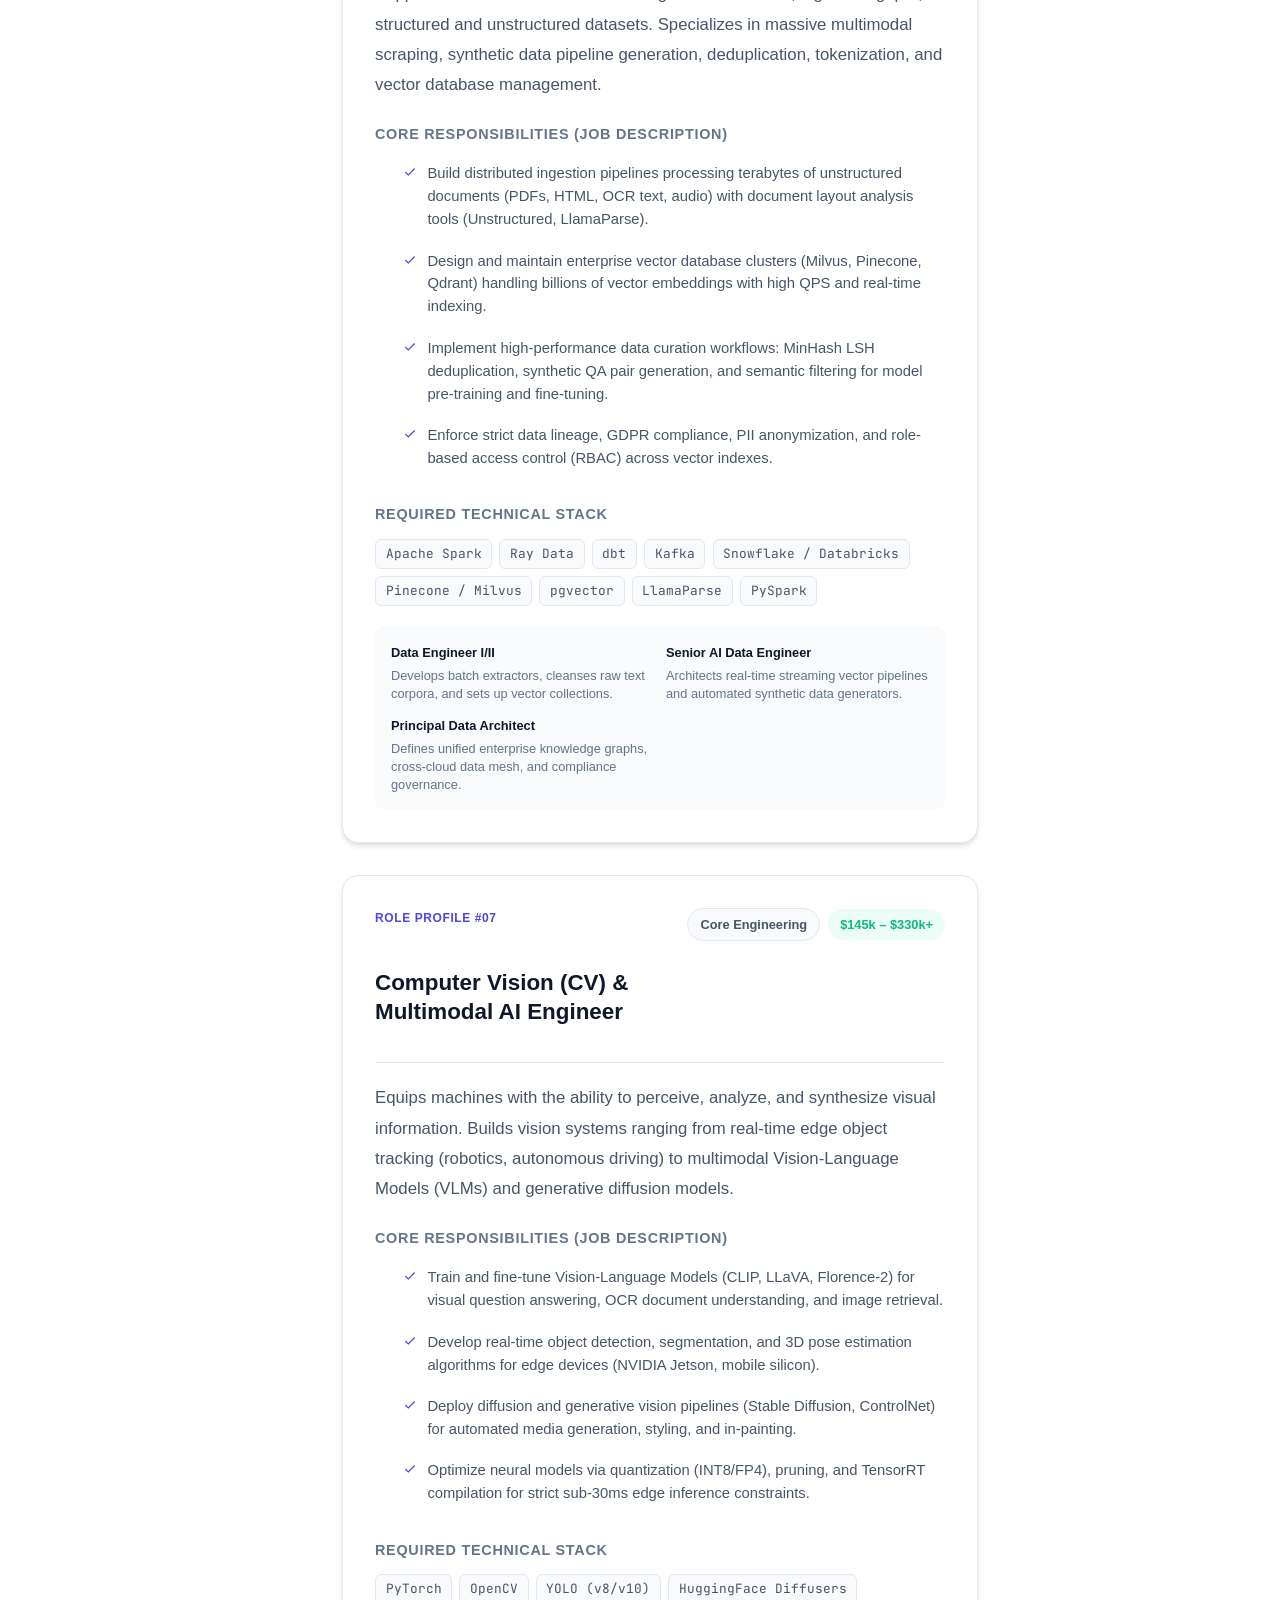
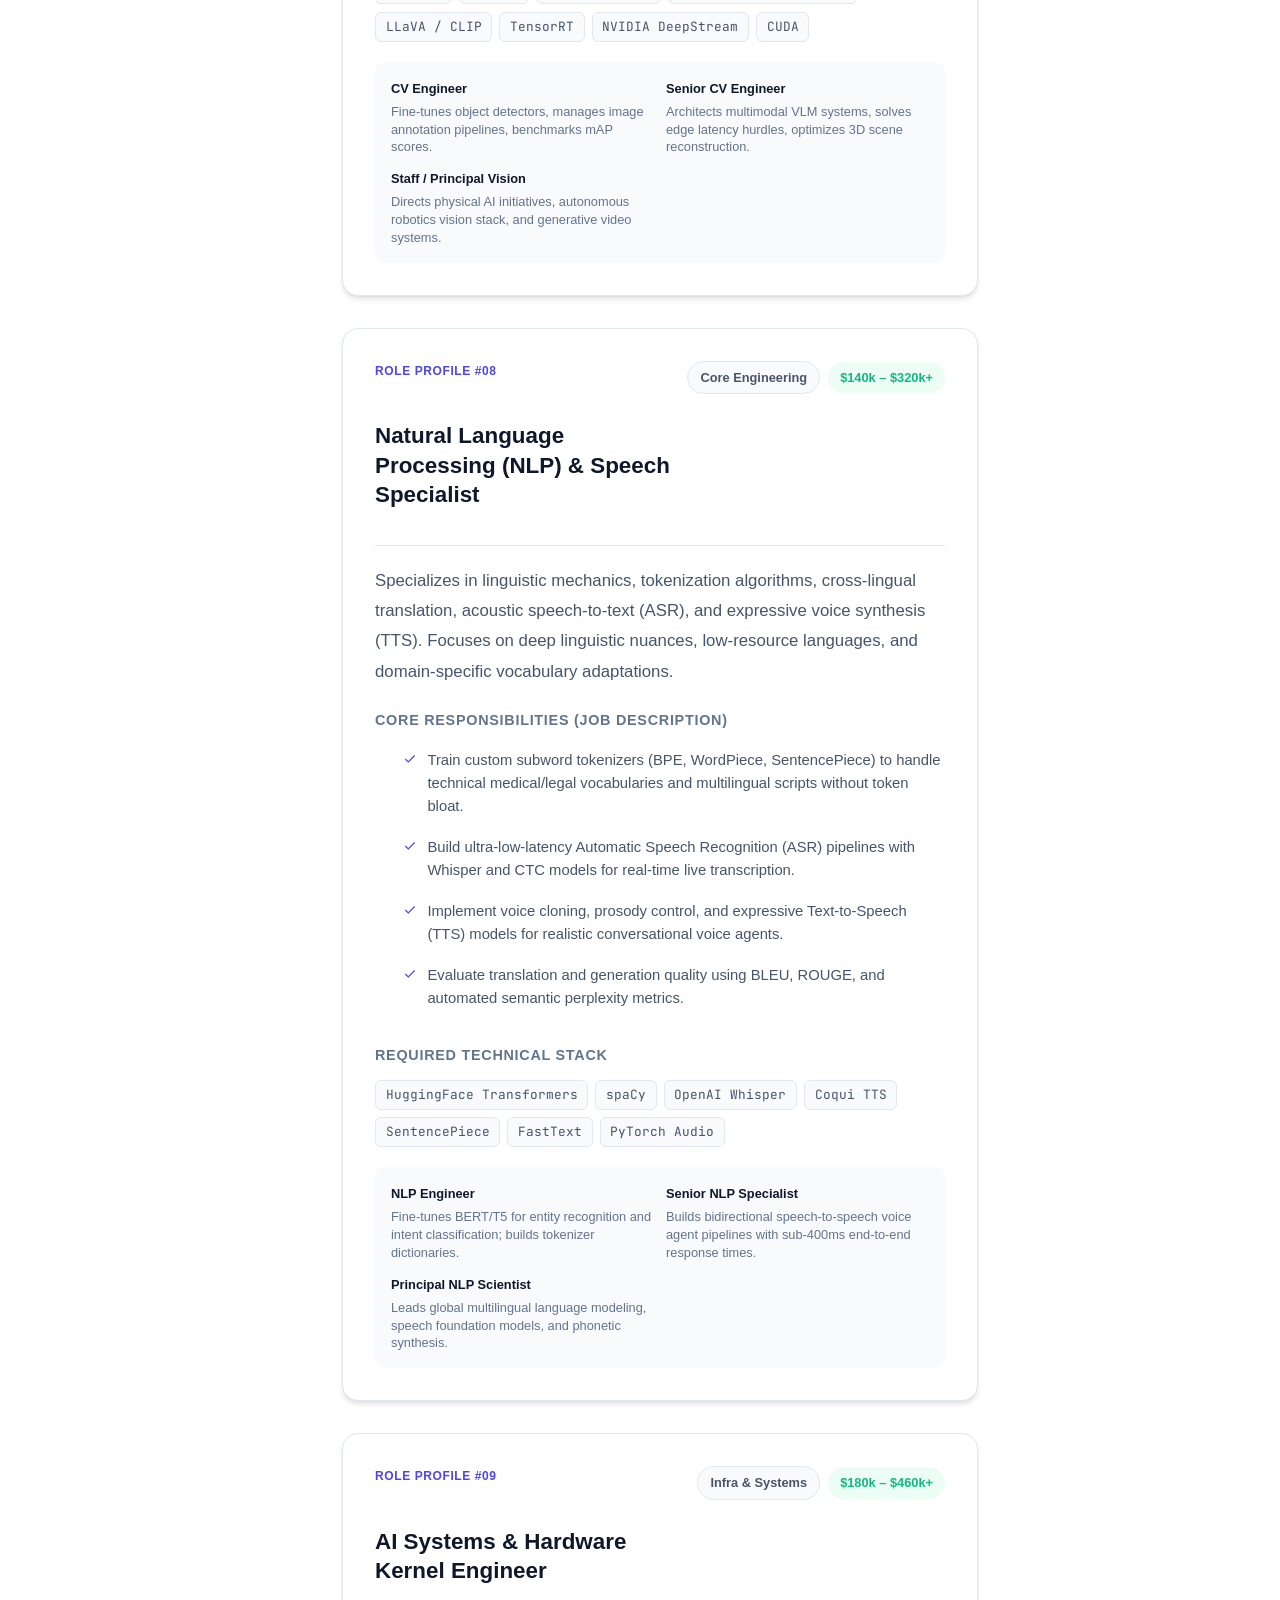
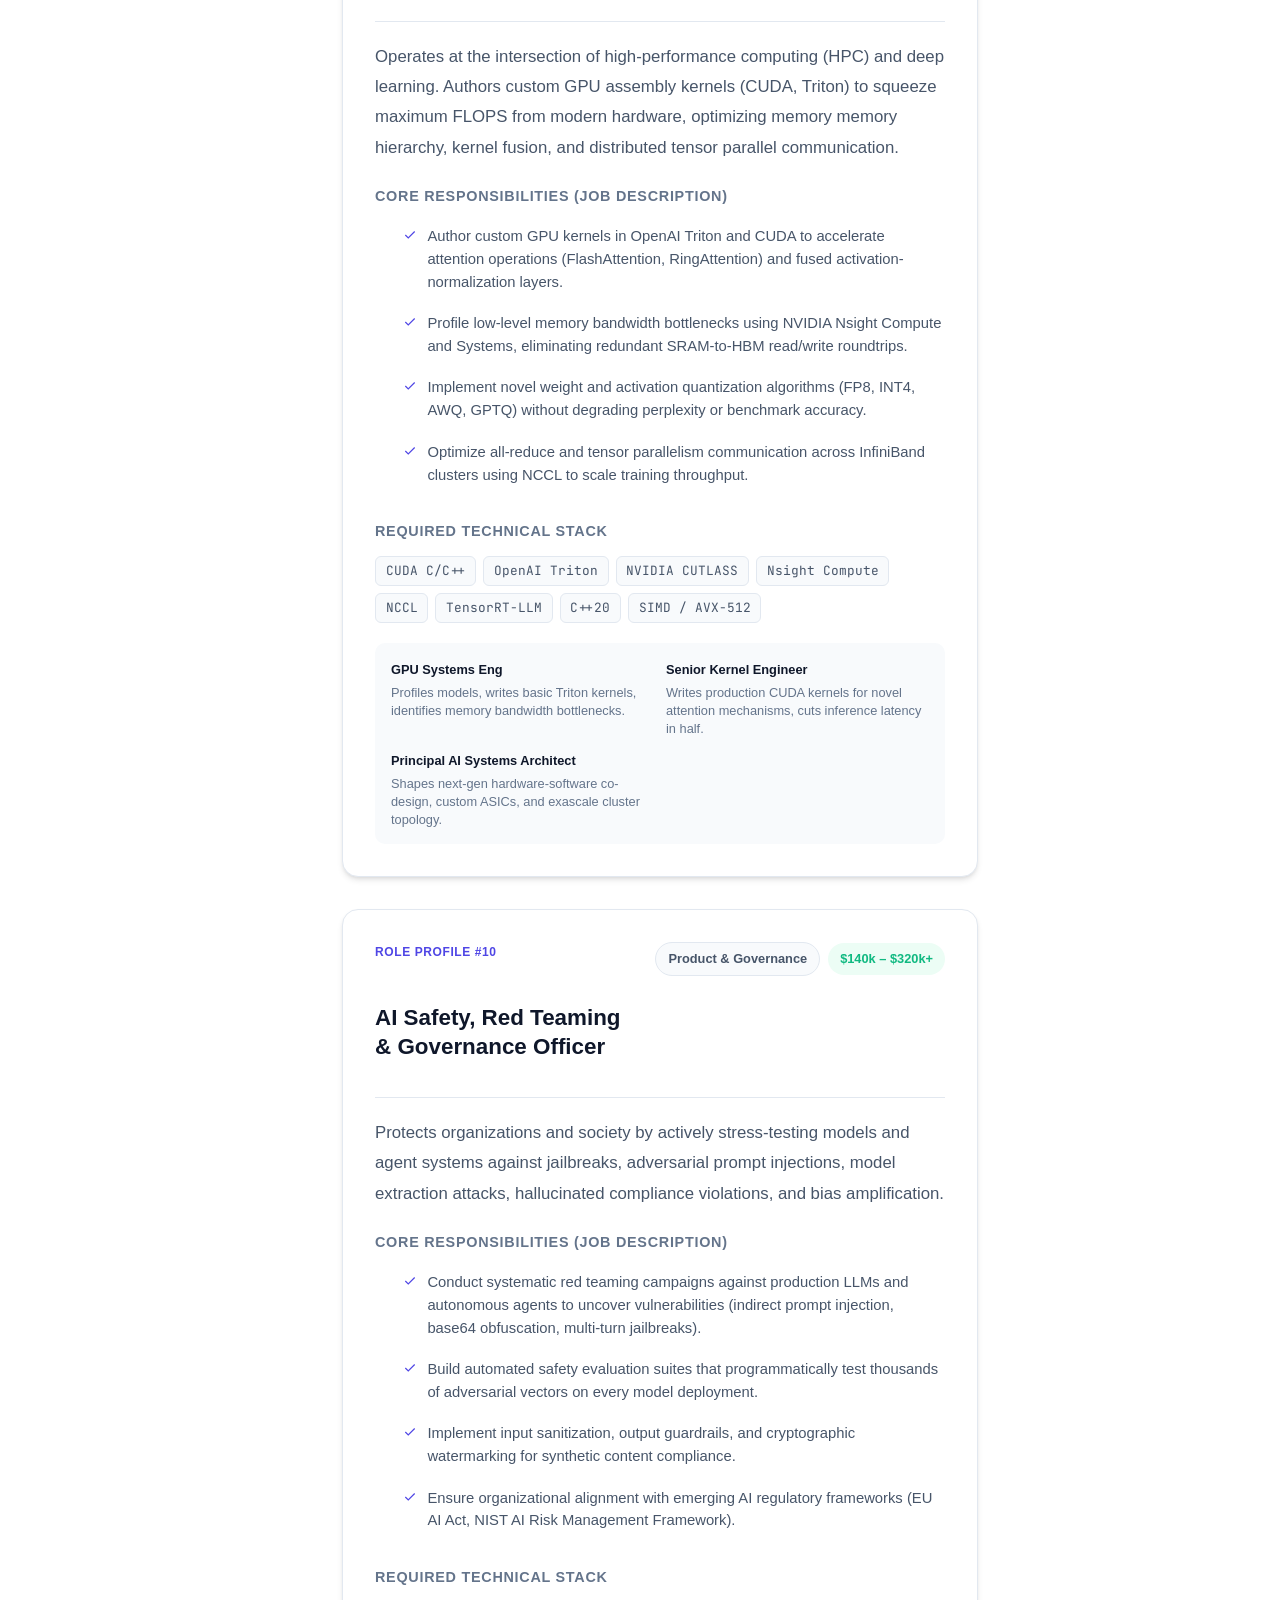
<file: intro.html>
<!DOCTYPE html>
<html lang="en" data-theme="light">
<head>
  <meta charset="UTF-8">
  <meta name="viewport" content="width=device-width, initial-scale=1.0">
  <meta name="description" content="The Definitive Guide to Artificial Intelligence Roles, Technologies & Career Roadmaps by Siva Veludurthi. An exhaustive roadmap from 1950 to 2026+.">
  <title>AI Roles, Technologies & Career Roadmaps | Siva Veludurthi</title>
  
  <!-- Inter & JetBrains Mono Fonts -->
  <link rel="preconnect" href="https://fonts.googleapis.com">
  <link rel="preconnect" href="https://fonts.gstatic.com" crossorigin>
  <link href="https://fonts.googleapis.com/css2?family=Inter:wght@400;500;600;700;800;900&family=JetBrains+Mono:wght@400;500;600&display=swap" rel="stylesheet">

  <!-- Production Stylesheet -->
  <link rel="stylesheet" href="assets/css/styles.css">
</head>
<body>

  <!-- Reading Progress Bar -->
  <div class="reading-progress-container" aria-hidden="true">
    <div id="reading-progress" class="reading-progress-bar"></div>
  </div>

  <!-- Top Navigation Header -->
  <header class="top-nav">
    <div class="nav-left">
      <button id="mobile-menu-toggle" class="mobile-menu-btn" aria-label="Toggle navigation menu">
        <svg width="22" height="22" viewBox="0 0 24 24" fill="none" stroke="currentColor" stroke-width="2">
          <line x1="3" y1="12" x2="21" y2="12"></line>
          <line x1="3" y1="6" x2="21" y2="6"></line>
          <line x1="3" y1="18" x2="21" y2="18"></line>
        </svg>
      </button>

      <a href="intro.html" class="brand-badge">
        <div class="brand-logo-icon">AI</div>
        <span>AI Career Matrix</span>
        <span class="brand-sub">Master Portal</span>
      </a>
    </div>

    <div class="nav-right">
      <button id="search-trigger" class="search-trigger-btn" aria-label="Search content">
        <svg width="16" height="16" viewBox="0 0 24 24" fill="none" stroke="currentColor" stroke-width="2">
          <circle cx="11" cy="11" r="8"></circle>
          <line x1="21" y1="21" x2="16.65" y2="16.65"></line>
        </svg>
        <span>Search roles, tech, roadmaps...</span>
        <span class="kbd-shortcut">Ctrl K</span>
      </button>

      <a href="#drawio-section" class="nav-action-btn" title="View Draw.io Maps">
        <svg width="18" height="18" viewBox="0 0 24 24" fill="none" stroke="currentColor" stroke-width="2">
          <polygon points="12 2 2 7 12 12 22 7 12 2"></polygon>
          <polyline points="2 17 12 22 22 17"></polyline>
          <polyline points="2 12 12 17 22 12"></polyline>
        </svg>
      </a>

      <button id="theme-toggle" class="nav-action-btn" aria-label="Toggle Dark/Light Mode">
        <span id="theme-icon"></span>
      </button>
    </div>
  </header>

  <!-- Page Layout Wrapper -->
  <div class="ebook-layout">

    <!-- Left Navigation Sidebar -->
    <aside class="sidebar-left" aria-label="Portal Navigation">
      <div class="sidebar-section-title">Navigation Outline</div>
      <ul class="sidebar-list">
        <li class="sidebar-item">
          <a href="#overview" class="sidebar-link active">
            <span>Executive Overview</span>
          </a>
        </li>

        <li class="sidebar-item">
          <a href="#timeline-evolution" class="sidebar-link">
            <span>1. Historical Role Evolution</span>
          </a>
          <ul class="sidebar-sublist">
            <li class="sidebar-subitem"><a href="#era-1" class="sidebar-link">1950–1980s: Symbolic AI</a></li>
            <li class="sidebar-subitem"><a href="#era-2" class="sidebar-link">1990–2011: Statistical &amp; Big Data</a></li>
            <li class="sidebar-subitem"><a href="#era-3" class="sidebar-link">2012–2020: Deep Learning</a></li>
            <li class="sidebar-subitem"><a href="#era-4" class="sidebar-link">2021–2023: Foundation Models</a></li>
            <li class="sidebar-subitem"><a href="#era-5" class="sidebar-link">2024–2026+: Autonomous Agents</a></li>
          </ul>
        </li>

        <li class="sidebar-item">
          <a href="#roles-directory" class="sidebar-link">
            <span>2. Comprehensive AI Roles (JD)</span>
          </a>
          <ul class="sidebar-sublist">
            <li class="sidebar-subitem"><a href="#role-research-scientist" class="sidebar-link">AI Research Scientist</a></li>
            <li class="sidebar-subitem"><a href="#role-ml-engineer" class="sidebar-link">Machine Learning Engineer</a></li>
            <li class="sidebar-subitem"><a href="#role-genai-engineer" class="sidebar-link">GenAI / LLM Engineer</a></li>
            <li class="sidebar-subitem"><a href="#role-agent-architect" class="sidebar-link">AI Agent Architect</a></li>
            <li class="sidebar-subitem"><a href="#role-mlops-engineer" class="sidebar-link">MLOps &amp; LLMOps Engineer</a></li>
            <li class="sidebar-subitem"><a href="#role-data-engineer-ai" class="sidebar-link">Data Engineer for AI</a></li>
            <li class="sidebar-subitem"><a href="#role-cv-engineer" class="sidebar-link">Computer Vision Engineer</a></li>
            <li class="sidebar-subitem"><a href="#role-nlp-specialist" class="sidebar-link">NLP Specialist</a></li>
            <li class="sidebar-subitem"><a href="#role-systems-kernel" class="sidebar-link">AI Systems &amp; CUDA Engineer</a></li>
            <li class="sidebar-subitem"><a href="#role-safety-redteam" class="sidebar-link">AI Red Teamer &amp; Safety</a></li>
            <li class="sidebar-subitem"><a href="#role-ai-pm" class="sidebar-link">AI Product Manager</a></li>
            <li class="sidebar-subitem"><a href="#role-solutions-architect" class="sidebar-link">Enterprise AI Architect</a></li>
          </ul>
        </li>

        <li class="sidebar-item">
          <a href="#tech-stack-directory" class="sidebar-link">
            <span>3. Master Technology Stack</span>
          </a>
        </li>

        <li class="sidebar-item">
          <a href="#career-roadmaps" class="sidebar-link">
            <span>4. Step-by-Step Roadmaps</span>
          </a>
        </li>

        <li class="sidebar-item">
          <a href="#drawio-section" class="sidebar-link">
            <span>5. Draw.io Maps &amp; Exports</span>
          </a>
        </li>
      </ul>

      <div class="sidebar-section-title" style="margin-top: 2rem;">Curator Information</div>
      <div style="font-size: 0.8rem; color: var(--text-muted); line-height: 1.5; padding: 0.5rem 0.75rem;">
        <div><strong>Author:</strong> Siva Veludurthi</div>
        <div style="margin-top: 0.35rem;"><strong>Focus:</strong> Enterprise AI Workforce Architecture, Technologies &amp; Career Trajectories</div>
      </div>
    </aside>

    <!-- Main Content Area -->
    <main class="main-content">
      <nav class="breadcrumbs" aria-label="Breadcrumb">
        <a href="intro.html">Home</a>
        <span>/</span>
        <a href="#roles-directory">AI Workforce</a>
        <span>/</span>
        <span style="color: var(--text-primary); font-weight: 600;">Roles, Technologies &amp; Roadmaps</span>
      </nav>

      <!-- Portal Hero Section -->
      <section id="overview" class="portal-hero">
        <span class="portal-badge">Definitive Industry Blueprint &bull; 1950 to 2026+</span>
        <h1 class="portal-title">The Complete Guide to Artificial Intelligence Roles, Technologies &amp; Career Roadmaps</h1>
        <p class="portal-subtitle">
          An end-to-end framework documenting the historical evolution of AI job families, comprehensive enterprise job descriptions, day-to-day deliverables, core technology stacks, step-by-step career progression roadmaps, and architectural Draw.io visual maps.
        </p>

        <div class="portal-meta-bar">
          <div class="meta-item">
            <svg width="18" height="18" viewBox="0 0 24 24" fill="none" stroke="currentColor" stroke-width="2">
              <path d="M20 21v-2a4 4 0 0 0-4-4H8a4 4 0 0 0-4 4v2"></path>
              <circle cx="12" cy="7" r="4"></circle>
            </svg>
            <span>Curated by <strong>Siva Veludurthi</strong></span>
          </div>
          <div class="meta-item">
            <svg width="18" height="18" viewBox="0 0 24 24" fill="none" stroke="currentColor" stroke-width="2">
              <rect x="2" y="7" width="20" height="14" rx="2" ry="2"></rect>
              <path d="M16 21V5a2 2 0 0 0-2-2h-4a2 2 0 0 0-2 2v16"></path>
            </svg>
            <span>12 Core Job Families</span>
          </div>
          <div class="meta-item">
            <svg width="18" height="18" viewBox="0 0 24 24" fill="none" stroke="currentColor" stroke-width="2">
              <polygon points="12 2 2 7 12 12 22 7 12 2"></polygon>
              <polyline points="2 17 12 22 22 17"></polyline>
              <polyline points="2 12 12 17 22 12"></polyline>
            </svg>
            <span>3 Editable Draw.io Maps Included</span>
          </div>
        </div>
      </section>

      <!-- Quick Stats Metrics -->
      <div class="stats-banner">
        <div class="stat-card">
          <div class="stat-number">5 Eras</div>
          <div class="stat-label">Evolutionary Phases (1950–2026+)</div>
        </div>
        <div class="stat-card">
          <div class="stat-number">12 Roles</div>
          <div class="stat-label">Full JD Responsibilities &amp; Ladders</div>
        </div>
        <div class="stat-card">
          <div class="stat-number">8 Layers</div>
          <div class="stat-label">Full-Stack AI Technology Directory</div>
        </div>
        <div class="stat-card">
          <div class="stat-number">4 Tracks</div>
          <div class="stat-label">12-Month Step-by-Step Roadmaps</div>
        </div>
      </div>

      <article class="prose">

        <!-- ==========================================================================
             SECTION 1: HISTORICAL EVOLUTION OF AI ROLES
             ========================================================================== -->
        <section id="timeline-evolution">
          <h2>
            1. Chronological Evolution of AI Roles (From Inception to 2026+)
            <a href="#timeline-evolution" class="header-anchor" aria-hidden="true">#</a>
          </h2>
          <p>
            The artificial intelligence labor market did not emerge overnight with ChatGPT. It represents a 75-year continuum of shifting mathematical abstractions, compute availability, and software engineering paradigms. Across each epoch, the definition of an "AI Practitioner" fundamentally transformed—from academic logicians hand-crafting inference rules to GPU kernel engineers optimizing billions of parameters across distributed clusters.
          </p>

          <div class="timeline-container">
            
            <!-- ERA 1 -->
            <div id="era-1" class="timeline-era-card">
              <div class="timeline-marker"></div>
              <div class="era-header">
                <span class="era-title">Phase 1: The Symbolic &amp; Expert Systems Era (1950s – 1980s)</span>
                <span class="era-badge era-badge-1">Foundational Roots</span>
              </div>
              <p>
                Following the 1956 Dartmouth Workshop, AI was governed by <em>symbolic AI</em> (GOFAI - Good Old-Fashioned AI) and formal mathematical logic. Neural networks existed only in primitive perceptron forms, and commercial adoption centered on Expert Systems.
              </p>
              <h4>Primary Emerging Roles of this Era:</h4>
              <ul>
                <li><strong>AI Research Fellow / Cyberneticist:</strong> Academics exploring formal logic, automata theory, and foundational heuristics (A* search, minimax) using LISP and Prolog.</li>
                <li><strong>Knowledge Engineer:</strong> Interviewed human domain experts (e.g., physicians, loan officers) to codify deductive reasoning into IF-THEN production rule bases (e.g., MYCIN, DENDRAL).</li>
                <li><strong>Heuristic Programmer:</strong> Designed deterministic rule traversal engines and constraint satisfaction solvers.</li>
              </ul>
            </div>

            <!-- ERA 2 -->
            <div id="era-2" class="timeline-era-card">
              <div class="timeline-marker"></div>
              <div class="era-header">
                <span class="era-title">Phase 2: Statistical Learning &amp; The Big Data Era (1990s – 2011)</span>
                <span class="era-badge era-badge-2">Statistical Awakening</span>
              </div>
              <p>
                The limitations of manual rule curation brought about the rise of probabilistic and statistical machine learning. As the internet exploded, organizations needed to extract insights from tabular databases, leading to the birth of "Data Science".
              </p>
              <h4>Primary Emerging Roles of this Era:</h4>
              <ul>
                <li><strong>Data Mining Engineer:</strong> Managed early ETL data warehouses, SQL pipelines, and association rule algorithms (Apriori, K-Means clustering).</li>
                <li><strong>Statistical Modeler / Data Scientist:</strong> Applied Support Vector Machines (SVM), Random Forests, Logistic Regression, and PCA using R, MATLAB, and SAS.</li>
                <li><strong>Predictive Analytics Specialist:</strong> Built credit scoring, fraud detection, and churn models for enterprise finance and telecommunications.</li>
              </ul>
            </div>

            <!-- ERA 3 -->
            <div id="era-3" class="timeline-era-card">
              <div class="timeline-marker"></div>
              <div class="era-header">
                <span class="era-title">Phase 3: The Deep Learning Renaissance (2012 – 2020)</span>
                <span class="era-badge era-badge-3">Deep Neural Networks</span>
              </div>
              <p>
                Triggered by AlexNet's victory in ImageNet 2012 and the adoption of NVIDIA GPUs, deep neural networks displaced classical feature engineering. Specialized modalities (Vision, Speech, Language) led to role specialization.
              </p>
              <h4>Primary Emerging Roles of this Era:</h4>
              <ul>
                <li><strong>Deep Learning Engineer:</strong> Architected multi-layer neural networks, loss functions, and backpropagation routines using PyTorch, TensorFlow, and Caffe.</li>
                <li><strong>Computer Vision (CV) Engineer:</strong> Built CNNs for object detection (YOLO, Faster R-CNN), semantic segmentation, and facial recognition.</li>
                <li><strong>NLP Research Engineer:</strong> Specialized in recurrent networks (LSTM, GRU), word embeddings (Word2Vec), and early transformer fine-tuning (BERT, RoBERTa).</li>
                <li><strong>MLOps Engineer (Wave 1):</strong> Pioneered containerized model deployments, model registries, and automated retraining pipelines with Docker, Kubeflow, and MLflow.</li>
              </ul>
            </div>

            <!-- ERA 4 -->
            <div id="era-4" class="timeline-era-card">
              <div class="timeline-marker"></div>
              <div class="era-header">
                <span class="era-title">Phase 4: Foundation Models &amp; Generative AI (2021 – 2023)</span>
                <span class="era-badge era-badge-4">Generative Foundation</span>
              </div>
              <p>
                Pre-trained billion-parameter models (GPT-3/4, Claude, Llama) centralized intelligence. The engineering challenge shifted from training models from scratch to prompt orchestration, vector retrieval, and parameter-efficient fine-tuning (PEFT).
              </p>
              <h4>Primary Emerging Roles of this Era:</h4>
              <ul>
                <li><strong>Generative AI / LLM Engineer:</strong> Assembled Retrieval-Augmented Generation (RAG) pipelines, context windows, and vector databases using LangChain and LlamaIndex.</li>
                <li><strong>Prompt Engineer &amp; Context Designer:</strong> Crafted few-shot exemplars, structured output schemas, and chain-of-thought workflows.</li>
                <li><strong>Fine-Tuning &amp; Alignment Engineer:</strong> Applied LoRA, QLoRA, and Direct Preference Optimization (DPO) to tailor open-weight models to enterprise domains.</li>
                <li><strong>LLMOps Platform Engineer:</strong> Managed high-throughput LLM serving (vLLM, TGI), token budgets, prompt caching, and cost governance.</li>
              </ul>
            </div>

            <!-- ERA 5 -->
            <div id="era-5" class="timeline-era-card">
              <div class="timeline-marker"></div>
              <div class="era-header">
                <span class="era-title">Phase 5: Autonomous Multi-Agent Systems &amp; Physical AI (2024 – 2026+)</span>
                <span class="era-badge era-badge-5">Autonomous Future</span>
              </div>
              <p>
                AI evolved from passive text generation into active goal-seeking agents capable of planning, invoking external APIs, executing terminal code, and navigating multi-agent swarms. Hardware-level efficiency and safety governance took center stage.
              </p>
              <h4>Primary Emerging Roles of this Era:</h4>
              <ul>
                <li><strong>Autonomous AI Agent Architect:</strong> Designs multi-agent orchestrations, state machines, tool-use protocols (MCP), and cyclic reasoning loops (LangGraph, CrewAI).</li>
                <li><strong>AI Systems &amp; Hardware Kernel Engineer:</strong> Writes custom GPU kernels in Triton and CUDA to maximize memory bandwidth and FLOPS utilization for inference.</li>
                <li><strong>AI Red Teamer &amp; Safety Officer:</strong> Audits agent behavior against jailbreaking, indirect prompt injections, data leakage, and unintended tool execution.</li>
                <li><strong>AI Technical Product Manager:</strong> Defines evaluation benchmarks (Evals), ROI metrics, and human-in-the-loop workflows for enterprise production systems.</li>
              </ul>
            </div>

          </div>
        </section>

        <!-- ==========================================================================
             SECTION 2: ALL AI ROLES STEP-BY-STEP (JD-BASED BREAKDOWN)
             ========================================================================== -->
        <section id="roles-directory">
          <h2>
            2. Comprehensive AI Roles: Job Descriptions &amp; Responsibilities
            <a href="#roles-directory" class="header-anchor" aria-hidden="true">#</a>
          </h2>
          <p>
            Below is the comprehensive enterprise directory of modern AI roles. Each profile includes real-world job description responsibilities, technical stacks, cross-functional stakeholders, and career seniority ladders based on hiring standards from leading tech companies and AI research labs.
          </p>

          <!-- Interactive Filter Bar -->
          <div class="filter-bar-container">
            <div style="font-size: 0.9rem; font-weight: 700; color: var(--text-primary);">Filter by Role Discipline:</div>
            <div class="filter-buttons-group">
              <button class="filter-pill active" data-filter="all">All Roles (12)</button>
              <button class="filter-pill" data-filter="research">Research &amp; Science</button>
              <button class="filter-pill" data-filter="engineering">Core Engineering</button>
              <button class="filter-pill" data-filter="genai">GenAI &amp; Agents</button>
              <button class="filter-pill" data-filter="infra">Infra &amp; Systems</button>
              <button class="filter-pill" data-filter="product">Product &amp; Governance</button>
            </div>
          </div>

          <div class="role-grid">

            <!-- ROLE 1: AI Research Scientist -->
            <div id="role-research-scientist" class="role-card" data-category="research">
              <div class="role-header">
                <div class="role-title-group">
                  <div class="role-number-tag">Role Profile #01</div>
                  <h3 class="role-name">AI / Foundation Model Research Scientist</h3>
                </div>
                <div style="display: flex; gap: 0.5rem; align-items: center;">
                  <span class="role-category-tag">Research &amp; Science</span>
                  <span class="role-salary-pill">$170k – $450k+</span>
                </div>
              </div>
              <p class="role-summary">
                Pushes the frontier of machine intelligence by developing novel model architectures, loss formulations, synthetic data generation curricula, and mathematical alignment methodologies. Translates fundamental scientific inquiries into reproducible breakthroughs published in top venues (NeurIPS, ICML, ICLR).
              </p>

              <div class="role-section-subhead">
                <svg width="16" height="16" viewBox="0 0 24 24" fill="none" stroke="currentColor" stroke-width="2"><polyline points="9 11 12 14 22 4"></polyline><path d="M21 12v7a2 2 0 0 1-2 2H5a2 2 0 0 1-2-2V5a2 2 0 0 1 2-2h11"></path></svg>
                Core Responsibilities (Job Description)
              </div>
              <ul class="role-jd-list">
                <li><svg width="14" height="14" viewBox="0 0 24 24" fill="none" stroke="currentColor" stroke-width="2"><polyline points="20 6 9 17 4 12"></polyline></svg><span>Design, implement, and benchmark novel neural architectures (e.g., state-space models, mixture-of-experts, sparse attention) that exceed existing state-of-the-art baselines.</span></li>
                <li><svg width="14" height="14" viewBox="0 0 24 24" fill="none" stroke="currentColor" stroke-width="2"><polyline points="20 6 9 17 4 12"></polyline></svg><span>Conduct massive multi-node pre-training scaling experiments across thousands of GPUs, diagnosing loss spikes, gradient divergences, and numerical instability.</span></li>
                <li><svg width="14" height="14" viewBox="0 0 24 24" fill="none" stroke="currentColor" stroke-width="2"><polyline points="20 6 9 17 4 12"></polyline></svg><span>Develop algorithmic breakthroughs in post-training alignment, including Direct Preference Optimization (DPO), Reinforcement Learning with Verifiable Rewards (RLVR), and reasoning chains.</span></li>
                <li><svg width="14" height="14" viewBox="0 0 24 24" fill="none" stroke="currentColor" stroke-width="2"><polyline points="20 6 9 17 4 12"></polyline></svg><span>Author peer-reviewed academic papers and file patents while collaborating directly with engineering teams to transfer lab prototypes into production pipelines.</span></li>
              </ul>

              <div class="role-section-subhead">Required Technical Stack</div>
              <div class="role-tags-wrapper">
                <span class="tech-tag">PyTorch</span>
                <span class="tech-tag">JAX</span>
                <span class="tech-tag">CUDA</span>
                <span class="tech-tag">DeepSpeed</span>
                <span class="tech-tag">Megatron-LM</span>
                <span class="tech-tag">HuggingFace TRL</span>
                <span class="tech-tag">Distributed Training (FSDP)</span>
                <span class="tech-tag">Linear Algebra</span>
                <span class="tech-tag">Stochastic Calculus</span>
              </div>

              <div class="role-ladder-grid">
                <div class="ladder-tier"><div class="ladder-title">Postdoc / Scientist I</div><div class="ladder-scope">Executes narrow sub-experiments and literature reviews under guidance.</div></div>
                <div class="ladder-tier"><div class="ladder-title">Senior Scientist</div><div class="ladder-scope">Directs major training recipes, pre-training curricula, and novel paper submissions.</div></div>
                <div class="ladder-tier"><div class="ladder-title">Principal / Director</div><div class="ladder-scope">Sets multi-year organizational research roadmap and multi-million compute budget allocation.</div></div>
              </div>
            </div>

            <!-- ROLE 2: Machine Learning Engineer -->
            <div id="role-ml-engineer" class="role-card" data-category="engineering">
              <div class="role-header">
                <div class="role-title-group">
                  <div class="role-number-tag">Role Profile #02</div>
                  <h3 class="role-name">Applied Machine Learning Engineer (MLE)</h3>
                </div>
                <div style="display: flex; gap: 0.5rem; align-items: center;">
                  <span class="role-category-tag">Core Engineering</span>
                  <span class="role-salary-pill">$140k – $320k+</span>
                </div>
              </div>
              <p class="role-summary">
                Bridges scientific prototypes and high-scale production systems. Responsible for training, optimizing, and deploying deterministic and predictive ML models (recommendation engines, ranking systems, fraud detection, forecasting) that power user-facing business applications.
              </p>

              <div class="role-section-subhead">Core Responsibilities (Job Description)</div>
              <ul class="role-jd-list">
                <li><svg width="14" height="14" viewBox="0 0 24 24" fill="none" stroke="currentColor" stroke-width="2"><polyline points="20 6 9 17 4 12"></polyline></svg><span>Build robust end-to-end ML feature pipelines, transforming raw data into high-quality training features with automated drift detection.</span></li>
                <li><svg width="14" height="14" viewBox="0 0 24 24" fill="none" stroke="currentColor" stroke-width="2"><polyline points="20 6 9 17 4 12"></polyline></svg><span>Train, tune, and evaluate classical and deep learning models (XGBoost, LightGBM, Two-Tower Recommenders, GNNs) against business KPIs like CTR and conversion.</span></li>
                <li><svg width="14" height="14" viewBox="0 0 24 24" fill="none" stroke="currentColor" stroke-width="2"><polyline points="20 6 9 17 4 12"></polyline></svg><span>Deploy low-latency inference microservices handling thousands of queries per second (QPS) with p99 response times below 20ms.</span></li>
                <li><svg width="14" height="14" viewBox="0 0 24 24" fill="none" stroke="currentColor" stroke-width="2"><polyline points="20 6 9 17 4 12"></polyline></svg><span>Design online A/B testing infrastructure to rigorously validate model variants against production control groups.</span></li>
              </ul>

              <div class="role-section-subhead">Required Technical Stack</div>
              <div class="role-tags-wrapper">
                <span class="tech-tag">Python</span>
                <span class="tech-tag">C++</span>
                <span class="tech-tag">Scikit-learn</span>
                <span class="tech-tag">PyTorch</span>
                <span class="tech-tag">XGBoost</span>
                <span class="tech-tag">Apache Spark</span>
                <span class="tech-tag">Feast (Feature Store)</span>
                <span class="tech-tag">ONNX Runtime</span>
                <span class="tech-tag">Docker / K8s</span>
              </div>

              <div class="role-ladder-grid">
                <div class="ladder-tier"><div class="ladder-title">Junior / Mid MLE</div><div class="ladder-scope">Builds baseline models, features, and monitors deployed pipeline metrics.</div></div>
                <div class="ladder-tier"><div class="ladder-title">Senior MLE</div><div class="ladder-scope">Architects multi-stage ranking pipelines, leads A/B test strategy, and optimizes latency.</div></div>
                <div class="ladder-tier"><div class="ladder-title">Staff / Principal MLE</div><div class="ladder-scope">Owns organization-wide ML infrastructure, feature stores, and real-time inference topology.</div></div>
              </div>
            </div>

            <!-- ROLE 3: GenAI / LLM Application Engineer -->
            <div id="role-genai-engineer" class="role-card" data-category="genai">
              <div class="role-header">
                <div class="role-title-group">
                  <div class="role-number-tag">Role Profile #03</div>
                  <h3 class="role-name">Generative AI / LLM Application Engineer</h3>
                </div>
                <div style="display: flex; gap: 0.5rem; align-items: center;">
                  <span class="role-category-tag">GenAI &amp; Agents</span>
                  <span class="role-salary-pill">$150k – $340k+</span>
                </div>
              </div>
              <p class="role-summary">
                Builds production-grade cognitive applications powered by Large Language Models and Multimodal Foundation Models. Specializes in advanced Retrieval-Augmented Generation (RAG), vector indexing, semantic search, prompt orchestration, and domain-specific model fine-tuning.
              </p>

              <div class="role-section-subhead">Core Responsibilities (Job Description)</div>
              <ul class="role-jd-list">
                <li><svg width="14" height="14" viewBox="0 0 24 24" fill="none" stroke="currentColor" stroke-width="2"><polyline points="20 6 9 17 4 12"></polyline></svg><span>Architect production RAG systems incorporating hybrid search (dense embeddings + BM25 keyword search), contextual chunking, cross-encoder re-ranking, and HyDE query transformations.</span></li>
                <li><svg width="14" height="14" viewBox="0 0 24 24" fill="none" stroke="currentColor" stroke-width="2"><polyline points="20 6 9 17 4 12"></polyline></svg><span>Fine-tune open-weight models (Llama 3, Mistral, Qwen) using parameter-efficient techniques (LoRA, QLoRA, Unsloth) for domain tasks with custom JSON schemas.</span></li>
                <li><svg width="14" height="14" viewBox="0 0 24 24" fill="none" stroke="currentColor" stroke-width="2"><polyline points="20 6 9 17 4 12"></polyline></svg><span>Integrate guardrails (NeMo Guardrails, Llama Guard) to block prompt injections, sensitive data exfiltration, and toxic outputs before reaching end users.</span></li>
                <li><svg width="14" height="14" viewBox="0 0 24 24" fill="none" stroke="currentColor" stroke-width="2"><polyline points="20 6 9 17 4 12"></polyline></svg><span>Establish automated regression evaluation harnesses using Ragas, DeepEval, and LLM-as-a-Judge frameworks to measure faithfulness, answer relevancy, and context recall.</span></li>
              </ul>

              <div class="role-section-subhead">Required Technical Stack</div>
              <div class="role-tags-wrapper">
                <span class="tech-tag">LlamaIndex</span>
                <span class="tech-tag">LangChain</span>
                <span class="tech-tag">DSPy</span>
                <span class="tech-tag">Pinecone</span>
                <span class="tech-tag">Qdrant</span>
                <span class="tech-tag">Milvus</span>
                <span class="tech-tag">vLLM</span>
                <span class="tech-tag">Axolotl / Unsloth</span>
                <span class="tech-tag">Ragas</span>
                <span class="tech-tag">FastAPI</span>
              </div>

              <div class="role-ladder-grid">
                <div class="ladder-tier"><div class="ladder-title">Associate GenAI Eng</div><div class="ladder-scope">Implements basic prompt wrappers, vector ingest scripts, and API integrations.</div></div>
                <div class="ladder-tier"><div class="ladder-title">Senior GenAI Eng</div><div class="ladder-scope">Designs multi-tenant hybrid RAG pipelines, fine-tunes specialized models, and manages evals.</div></div>
                <div class="ladder-tier"><div class="ladder-title">Staff GenAI Architect</div><div class="ladder-scope">Directs enterprise knowledge mesh, cost-optimized token routing, and AI guardrail standards.</div></div>
              </div>
            </div>

            <!-- ROLE 4: Autonomous AI Agent Architect -->
            <div id="role-agent-architect" class="role-card" data-category="genai">
              <div class="role-header">
                <div class="role-title-group">
                  <div class="role-number-tag">Role Profile #04</div>
                  <h3 class="role-name">Autonomous AI Agent &amp; Workflow Architect</h3>
                </div>
                <div style="display: flex; gap: 0.5rem; align-items: center;">
                  <span class="role-category-tag">GenAI &amp; Agents</span>
                  <span class="role-salary-pill">$165k – $380k+</span>
                </div>
              </div>
              <p class="role-summary">
                Engineers agentic systems where autonomous AI entities plan complex task graphs, invoke external software tools, maintain persistent episodic memory, and collaborate in multi-agent swarms to execute multi-step business operations without human hand-holding.
              </p>

              <div class="role-section-subhead">Core Responsibilities (Job Description)</div>
              <ul class="role-jd-list">
                <li><svg width="14" height="14" viewBox="0 0 24 24" fill="none" stroke="currentColor" stroke-width="2"><polyline points="20 6 9 17 4 12"></polyline></svg><span>Design cyclical state-machine graphs (using LangGraph, AutoGen, CrewAI) enabling agents to plan, verify, self-correct, and branch based on intermediate runtime failures.</span></li>
                <li><svg width="14" height="14" viewBox="0 0 24 24" fill="none" stroke="currentColor" stroke-width="2"><polyline points="20 6 9 17 4 12"></polyline></svg><span>Implement standardized tool-calling interfaces (including Anthropic Model Context Protocol - MCP) for deterministic database reads, API requests, and sandboxed code execution.</span></li>
                <li><svg width="14" height="14" viewBox="0 0 24 24" fill="none" stroke="currentColor" stroke-width="2"><polyline points="20 6 9 17 4 12"></polyline></svg><span>Build durable episodic and semantic memory architectures that allow agents to retain user preferences and session history across multi-month lifecycles.</span></li>
                <li><svg width="14" height="14" viewBox="0 0 24 24" fill="none" stroke="currentColor" stroke-width="2"><polyline points="20 6 9 17 4 12"></polyline></svg><span>Implement deterministic human-in-the-loop (HITL) checkpoints and sandboxing protocols to guarantee financial and operational security during automated execution.</span></li>
              </ul>

              <div class="role-section-subhead">Required Technical Stack</div>
              <div class="role-tags-wrapper">
                <span class="tech-tag">LangGraph</span>
                <span class="tech-tag">CrewAI</span>
                <span class="tech-tag">AutoGen</span>
                <span class="tech-tag">Model Context Protocol (MCP)</span>
                <span class="tech-tag">Temporal.io</span>
                <span class="tech-tag">Redis (State Memory)</span>
                <span class="tech-tag">Docker Sandboxes</span>
                <span class="tech-tag">Pydantic</span>
              </div>

              <div class="role-ladder-grid">
                <div class="ladder-tier"><div class="ladder-title">Agent Developer</div><div class="ladder-scope">Builds single-agent tool-calling workflows and basic prompt routers.</div></div>
                <div class="ladder-tier"><div class="ladder-title">Senior Agent Architect</div><div class="ladder-scope">Engineers multi-agent consensus protocols, durable state backends, and error-recovery trees.</div></div>
                <div class="ladder-tier"><div class="ladder-title">Principal Autonomous AI</div><div class="ladder-scope">Architects enterprise-wide autonomous labor ecosystems, compliance policies, and execution audit trails.</div></div>
              </div>
            </div>

            <!-- ROLE 5: MLOps & LLMOps Platform Engineer -->
            <div id="role-mlops-engineer" class="role-card" data-category="infra">
              <div class="role-header">
                <div class="role-title-group">
                  <div class="role-number-tag">Role Profile #05</div>
                  <h3 class="role-name">MLOps &amp; LLMOps Platform Infrastructure Engineer</h3>
                </div>
                <div style="display: flex; gap: 0.5rem; align-items: center;">
                  <span class="role-category-tag">Infra &amp; Systems</span>
                  <span class="role-salary-pill">$150k – $350k+</span>
                </div>
              </div>
              <p class="role-summary">
                Builds and maintains the underlying developer platforms, GPU compute clusters, and continuous delivery pipelines that empower ML and AI teams to train, evaluate, deploy, and monitor models reliably at planetary scale.
              </p>

              <div class="role-section-subhead">Core Responsibilities (Job Description)</div>
              <ul class="role-jd-list">
                <li><svg width="14" height="14" viewBox="0 0 24 24" fill="none" stroke="currentColor" stroke-width="2"><polyline points="20 6 9 17 4 12"></polyline></svg><span>Manage Kubernetes GPU clusters (NVIDIA A100/H100) with dynamic node auto-scaling, GPU slicing (MIG), and job scheduling via Ray and Slurm.</span></li>
                <li><svg width="14" height="14" viewBox="0 0 24 24" fill="none" stroke="currentColor" stroke-width="2"><polyline points="20 6 9 17 4 12"></polyline></svg><span>Orchestrate high-throughput, low-latency LLM serving engines (vLLM, TensorRT-LLM, Triton) with continuous batching and PagedAttention.</span></li>
                <li><svg width="14" height="14" viewBox="0 0 24 24" fill="none" stroke="currentColor" stroke-width="2"><polyline points="20 6 9 17 4 12"></polyline></svg><span>Implement unified telemetry and observability tracing (LangSmith, Arize Phoenix, OpenTelemetry) capturing latency percentiles, token consumption, and cost per request.</span></li>
                <li><svg width="14" height="14" viewBox="0 0 24 24" fill="none" stroke="currentColor" stroke-width="2"><polyline points="20 6 9 17 4 12"></polyline></svg><span>Build automated CI/CD gating pipelines that run automated evaluation suites before promoting any model checkpoint or prompt template to production.</span></li>
              </ul>

              <div class="role-section-subhead">Required Technical Stack</div>
              <div class="role-tags-wrapper">
                <span class="tech-tag">Kubernetes</span>
                <span class="tech-tag">Terraform</span>
                <span class="tech-tag">Ray Core / Ray Serve</span>
                <span class="tech-tag">vLLM</span>
                <span class="tech-tag">Triton Inference Server</span>
                <span class="tech-tag">MLflow</span>
                <span class="tech-tag">Weights &amp; Biases</span>
                <span class="tech-tag">Prometheus / Grafana</span>
                <span class="tech-tag">AWS / GCP GPU Cloud</span>
              </div>

              <div class="role-ladder-grid">
                <div class="ladder-tier"><div class="ladder-title">MLOps Engineer</div><div class="ladder-scope">Maintains model registries, CI/CD pipelines, and monitors cluster health metrics.</div></div>
                <div class="ladder-tier"><div class="ladder-title">Senior MLOps / LLMOps</div><div class="ladder-scope">Optimizes distributed training clusters, manages multi-cloud inference topologies, and slashes cloud spend.</div></div>
                <div class="ladder-tier"><div class="ladder-title">Head of AI Platform</div><div class="ladder-scope">Owns organization-wide compute strategy, multi-million hardware procurement, and platform SLOs.</div></div>
              </div>
            </div>

            <!-- ROLE 6: Data Engineer for AI -->
            <div id="role-data-engineer-ai" class="role-card" data-category="infra">
              <div class="role-header">
                <div class="role-title-group">
                  <div class="role-number-tag">Role Profile #06</div>
                  <h3 class="role-name">Data Engineer for AI &amp; Vector Data Architect</h3>
                </div>
                <div style="display: flex; gap: 0.5rem; align-items: center;">
                  <span class="role-category-tag">Infra &amp; Systems</span>
                  <span class="role-salary-pill">$135k – $310k+</span>
                </div>
              </div>
              <p class="role-summary">
                Supplies the lifeblood of artificial intelligence: ultra-clean, high-throughput, structured and unstructured datasets. Specializes in massive multimodal scraping, synthetic data pipeline generation, deduplication, tokenization, and vector database management.
              </p>

              <div class="role-section-subhead">Core Responsibilities (Job Description)</div>
              <ul class="role-jd-list">
                <li><svg width="14" height="14" viewBox="0 0 24 24" fill="none" stroke="currentColor" stroke-width="2"><polyline points="20 6 9 17 4 12"></polyline></svg><span>Build distributed ingestion pipelines processing terabytes of unstructured documents (PDFs, HTML, OCR text, audio) with document layout analysis tools (Unstructured, LlamaParse).</span></li>
                <li><svg width="14" height="14" viewBox="0 0 24 24" fill="none" stroke="currentColor" stroke-width="2"><polyline points="20 6 9 17 4 12"></polyline></svg><span>Design and maintain enterprise vector database clusters (Milvus, Pinecone, Qdrant) handling billions of vector embeddings with high QPS and real-time indexing.</span></li>
                <li><svg width="14" height="14" viewBox="0 0 24 24" fill="none" stroke="currentColor" stroke-width="2"><polyline points="20 6 9 17 4 12"></polyline></svg><span>Implement high-performance data curation workflows: MinHash LSH deduplication, synthetic QA pair generation, and semantic filtering for model pre-training and fine-tuning.</span></li>
                <li><svg width="14" height="14" viewBox="0 0 24 24" fill="none" stroke="currentColor" stroke-width="2"><polyline points="20 6 9 17 4 12"></polyline></svg><span>Enforce strict data lineage, GDPR compliance, PII anonymization, and role-based access control (RBAC) across vector indexes.</span></li>
              </ul>

              <div class="role-section-subhead">Required Technical Stack</div>
              <div class="role-tags-wrapper">
                <span class="tech-tag">Apache Spark</span>
                <span class="tech-tag">Ray Data</span>
                <span class="tech-tag">dbt</span>
                <span class="tech-tag">Kafka</span>
                <span class="tech-tag">Snowflake / Databricks</span>
                <span class="tech-tag">Pinecone / Milvus</span>
                <span class="tech-tag">pgvector</span>
                <span class="tech-tag">LlamaParse</span>
                <span class="tech-tag">PySpark</span>
              </div>

              <div class="role-ladder-grid">
                <div class="ladder-tier"><div class="ladder-title">Data Engineer I/II</div><div class="ladder-scope">Develops batch extractors, cleanses raw text corpora, and sets up vector collections.</div></div>
                <div class="ladder-tier"><div class="ladder-title">Senior AI Data Engineer</div><div class="ladder-scope">Architects real-time streaming vector pipelines and automated synthetic data generators.</div></div>
                <div class="ladder-tier"><div class="ladder-title">Principal Data Architect</div><div class="ladder-scope">Defines unified enterprise knowledge graphs, cross-cloud data mesh, and compliance governance.</div></div>
              </div>
            </div>

            <!-- ROLE 7: Computer Vision Engineer -->
            <div id="role-cv-engineer" class="role-card" data-category="engineering">
              <div class="role-header">
                <div class="role-title-group">
                  <div class="role-number-tag">Role Profile #07</div>
                  <h3 class="role-name">Computer Vision (CV) &amp; Multimodal AI Engineer</h3>
                </div>
                <div style="display: flex; gap: 0.5rem; align-items: center;">
                  <span class="role-category-tag">Core Engineering</span>
                  <span class="role-salary-pill">$145k – $330k+</span>
                </div>
              </div>
              <p class="role-summary">
                Equips machines with the ability to perceive, analyze, and synthesize visual information. Builds vision systems ranging from real-time edge object tracking (robotics, autonomous driving) to multimodal Vision-Language Models (VLMs) and generative diffusion models.
              </p>

              <div class="role-section-subhead">Core Responsibilities (Job Description)</div>
              <ul class="role-jd-list">
                <li><svg width="14" height="14" viewBox="0 0 24 24" fill="none" stroke="currentColor" stroke-width="2"><polyline points="20 6 9 17 4 12"></polyline></svg><span>Train and fine-tune Vision-Language Models (CLIP, LLaVA, Florence-2) for visual question answering, OCR document understanding, and image retrieval.</span></li>
                <li><svg width="14" height="14" viewBox="0 0 24 24" fill="none" stroke="currentColor" stroke-width="2"><polyline points="20 6 9 17 4 12"></polyline></svg><span>Develop real-time object detection, segmentation, and 3D pose estimation algorithms for edge devices (NVIDIA Jetson, mobile silicon).</span></li>
                <li><svg width="14" height="14" viewBox="0 0 24 24" fill="none" stroke="currentColor" stroke-width="2"><polyline points="20 6 9 17 4 12"></polyline></svg><span>Deploy diffusion and generative vision pipelines (Stable Diffusion, ControlNet) for automated media generation, styling, and in-painting.</span></li>
                <li><svg width="14" height="14" viewBox="0 0 24 24" fill="none" stroke="currentColor" stroke-width="2"><polyline points="20 6 9 17 4 12"></polyline></svg><span>Optimize neural models via quantization (INT8/FP4), pruning, and TensorRT compilation for strict sub-30ms edge inference constraints.</span></li>
              </ul>

              <div class="role-section-subhead">Required Technical Stack</div>
              <div class="role-tags-wrapper">
                <span class="tech-tag">PyTorch</span>
                <span class="tech-tag">OpenCV</span>
                <span class="tech-tag">YOLO (v8/v10)</span>
                <span class="tech-tag">HuggingFace Diffusers</span>
                <span class="tech-tag">LLaVA / CLIP</span>
                <span class="tech-tag">TensorRT</span>
                <span class="tech-tag">NVIDIA DeepStream</span>
                <span class="tech-tag">CUDA</span>
              </div>

              <div class="role-ladder-grid">
                <div class="ladder-tier"><div class="ladder-title">CV Engineer</div><div class="ladder-scope">Fine-tunes object detectors, manages image annotation pipelines, benchmarks mAP scores.</div></div>
                <div class="ladder-tier"><div class="ladder-title">Senior CV Engineer</div><div class="ladder-scope">Architects multimodal VLM systems, solves edge latency hurdles, optimizes 3D scene reconstruction.</div></div>
                <div class="ladder-tier"><div class="ladder-title">Staff / Principal Vision</div><div class="ladder-scope">Directs physical AI initiatives, autonomous robotics vision stack, and generative video systems.</div></div>
              </div>
            </div>

            <!-- ROLE 8: NLP Specialist -->
            <div id="role-nlp-specialist" class="role-card" data-category="engineering">
              <div class="role-header">
                <div class="role-title-group">
                  <div class="role-number-tag">Role Profile #08</div>
                  <h3 class="role-name">Natural Language Processing (NLP) &amp; Speech Specialist</h3>
                </div>
                <div style="display: flex; gap: 0.5rem; align-items: center;">
                  <span class="role-category-tag">Core Engineering</span>
                  <span class="role-salary-pill">$140k – $320k+</span>
                </div>
              </div>
              <p class="role-summary">
                Specializes in linguistic mechanics, tokenization algorithms, cross-lingual translation, acoustic speech-to-text (ASR), and expressive voice synthesis (TTS). Focuses on deep linguistic nuances, low-resource languages, and domain-specific vocabulary adaptations.
              </p>

              <div class="role-section-subhead">Core Responsibilities (Job Description)</div>
              <ul class="role-jd-list">
                <li><svg width="14" height="14" viewBox="0 0 24 24" fill="none" stroke="currentColor" stroke-width="2"><polyline points="20 6 9 17 4 12"></polyline></svg><span>Train custom subword tokenizers (BPE, WordPiece, SentencePiece) to handle technical medical/legal vocabularies and multilingual scripts without token bloat.</span></li>
                <li><svg width="14" height="14" viewBox="0 0 24 24" fill="none" stroke="currentColor" stroke-width="2"><polyline points="20 6 9 17 4 12"></polyline></svg><span>Build ultra-low-latency Automatic Speech Recognition (ASR) pipelines with Whisper and CTC models for real-time live transcription.</span></li>
                <li><svg width="14" height="14" viewBox="0 0 24 24" fill="none" stroke="currentColor" stroke-width="2"><polyline points="20 6 9 17 4 12"></polyline></svg><span>Implement voice cloning, prosody control, and expressive Text-to-Speech (TTS) models for realistic conversational voice agents.</span></li>
                <li><svg width="14" height="14" viewBox="0 0 24 24" fill="none" stroke="currentColor" stroke-width="2"><polyline points="20 6 9 17 4 12"></polyline></svg><span>Evaluate translation and generation quality using BLEU, ROUGE, and automated semantic perplexity metrics.</span></li>
              </ul>

              <div class="role-section-subhead">Required Technical Stack</div>
              <div class="role-tags-wrapper">
                <span class="tech-tag">HuggingFace Transformers</span>
                <span class="tech-tag">spaCy</span>
                <span class="tech-tag">OpenAI Whisper</span>
                <span class="tech-tag">Coqui TTS</span>
                <span class="tech-tag">SentencePiece</span>
                <span class="tech-tag">FastText</span>
                <span class="tech-tag">PyTorch Audio</span>
              </div>

              <div class="role-ladder-grid">
                <div class="ladder-tier"><div class="ladder-title">NLP Engineer</div><div class="ladder-scope">Fine-tunes BERT/T5 for entity recognition and intent classification; builds tokenizer dictionaries.</div></div>
                <div class="ladder-tier"><div class="ladder-title">Senior NLP Specialist</div><div class="ladder-scope">Builds bidirectional speech-to-speech voice agent pipelines with sub-400ms end-to-end response times.</div></div>
                <div class="ladder-tier"><div class="ladder-title">Principal NLP Scientist</div><div class="ladder-scope">Leads global multilingual language modeling, speech foundation models, and phonetic synthesis.</div></div>
              </div>
            </div>

            <!-- ROLE 9: AI Systems & GPU Kernel Engineer -->
            <div id="role-systems-kernel" class="role-card" data-category="infra">
              <div class="role-header">
                <div class="role-title-group">
                  <div class="role-number-tag">Role Profile #09</div>
                  <h3 class="role-name">AI Systems &amp; Hardware Kernel Engineer</h3>
                </div>
                <div style="display: flex; gap: 0.5rem; align-items: center;">
                  <span class="role-category-tag">Infra &amp; Systems</span>
                  <span class="role-salary-pill">$180k – $460k+</span>
                </div>
              </div>
              <p class="role-summary">
                Operates at the intersection of high-performance computing (HPC) and deep learning. Authors custom GPU assembly kernels (CUDA, Triton) to squeeze maximum FLOPS from modern hardware, optimizing memory memory hierarchy, kernel fusion, and distributed tensor parallel communication.
              </p>

              <div class="role-section-subhead">Core Responsibilities (Job Description)</div>
              <ul class="role-jd-list">
                <li><svg width="14" height="14" viewBox="0 0 24 24" fill="none" stroke="currentColor" stroke-width="2"><polyline points="20 6 9 17 4 12"></polyline></svg><span>Author custom GPU kernels in OpenAI Triton and CUDA to accelerate attention operations (FlashAttention, RingAttention) and fused activation-normalization layers.</span></li>
                <li><svg width="14" height="14" viewBox="0 0 24 24" fill="none" stroke="currentColor" stroke-width="2"><polyline points="20 6 9 17 4 12"></polyline></svg><span>Profile low-level memory bandwidth bottlenecks using NVIDIA Nsight Compute and Systems, eliminating redundant SRAM-to-HBM read/write roundtrips.</span></li>
                <li><svg width="14" height="14" viewBox="0 0 24 24" fill="none" stroke="currentColor" stroke-width="2"><polyline points="20 6 9 17 4 12"></polyline></svg><span>Implement novel weight and activation quantization algorithms (FP8, INT4, AWQ, GPTQ) without degrading perplexity or benchmark accuracy.</span></li>
                <li><svg width="14" height="14" viewBox="0 0 24 24" fill="none" stroke="currentColor" stroke-width="2"><polyline points="20 6 9 17 4 12"></polyline></svg><span>Optimize all-reduce and tensor parallelism communication across InfiniBand clusters using NCCL to scale training throughput.</span></li>
              </ul>

              <div class="role-section-subhead">Required Technical Stack</div>
              <div class="role-tags-wrapper">
                <span class="tech-tag">CUDA C/C++</span>
                <span class="tech-tag">OpenAI Triton</span>
                <span class="tech-tag">NVIDIA CUTLASS</span>
                <span class="tech-tag">Nsight Compute</span>
                <span class="tech-tag">NCCL</span>
                <span class="tech-tag">TensorRT-LLM</span>
                <span class="tech-tag">C++20</span>
                <span class="tech-tag">SIMD / AVX-512</span>
              </div>

              <div class="role-ladder-grid">
                <div class="ladder-tier"><div class="ladder-title">GPU Systems Eng</div><div class="ladder-scope">Profiles models, writes basic Triton kernels, identifies memory bandwidth bottlenecks.</div></div>
                <div class="ladder-tier"><div class="ladder-title">Senior Kernel Engineer</div><div class="ladder-scope">Writes production CUDA kernels for novel attention mechanisms, cuts inference latency in half.</div></div>
                <div class="ladder-tier"><div class="ladder-title">Principal AI Systems Architect</div><div class="ladder-scope">Shapes next-gen hardware-software co-design, custom ASICs, and exascale cluster topology.</div></div>
              </div>
            </div>

            <!-- ROLE 10: AI Safety & Red Teaming -->
            <div id="role-safety-redteam" class="role-card" data-category="product">
              <div class="role-header">
                <div class="role-title-group">
                  <div class="role-number-tag">Role Profile #10</div>
                  <h3 class="role-name">AI Safety, Red Teaming &amp; Governance Officer</h3>
                </div>
                <div style="display: flex; gap: 0.5rem; align-items: center;">
                  <span class="role-category-tag">Product &amp; Governance</span>
                  <span class="role-salary-pill">$140k – $320k+</span>
                </div>
              </div>
              <p class="role-summary">
                Protects organizations and society by actively stress-testing models and agent systems against jailbreaks, adversarial prompt injections, model extraction attacks, hallucinated compliance violations, and bias amplification.
              </p>

              <div class="role-section-subhead">Core Responsibilities (Job Description)</div>
              <ul class="role-jd-list">
                <li><svg width="14" height="14" viewBox="0 0 24 24" fill="none" stroke="currentColor" stroke-width="2"><polyline points="20 6 9 17 4 12"></polyline></svg><span>Conduct systematic red teaming campaigns against production LLMs and autonomous agents to uncover vulnerabilities (indirect prompt injection, base64 obfuscation, multi-turn jailbreaks).</span></li>
                <li><svg width="14" height="14" viewBox="0 0 24 24" fill="none" stroke="currentColor" stroke-width="2"><polyline points="20 6 9 17 4 12"></polyline></svg><span>Build automated safety evaluation suites that programmatically test thousands of adversarial vectors on every model deployment.</span></li>
                <li><svg width="14" height="14" viewBox="0 0 24 24" fill="none" stroke="currentColor" stroke-width="2"><polyline points="20 6 9 17 4 12"></polyline></svg><span>Implement input sanitization, output guardrails, and cryptographic watermarking for synthetic content compliance.</span></li>
                <li><svg width="14" height="14" viewBox="0 0 24 24" fill="none" stroke="currentColor" stroke-width="2"><polyline points="20 6 9 17 4 12"></polyline></svg><span>Ensure organizational alignment with emerging AI regulatory frameworks (EU AI Act, NIST AI Risk Management Framework).</span></li>
              </ul>

              <div class="role-section-subhead">Required Technical Stack</div>
              <div class="role-tags-wrapper">
                <span class="tech-tag">Giskard</span>
                <span class="tech-tag">NeMo Guardrails</span>
                <span class="tech-tag">Llama Guard</span>
                <span class="tech-tag">Prompt Foo</span>
                <span class="tech-tag">Garak (LLM Vulnerability Scanner)</span>
                <span class="tech-tag">Python</span>
                <span class="tech-tag">Cybersecurity Protocols</span>
              </div>

              <div class="role-ladder-grid">
                <div class="ladder-tier"><div class="ladder-title">AI Red Teamer</div><div class="ladder-scope">Executes manual and scripted adversarial attack tests, reports model failure modes.</div></div>
                <div class="ladder-tier"><div class="ladder-title">Senior AI Safety Engineer</div><div class="ladder-scope">Designs automated defensive guardrails and trains safety filtering classifiers.</div></div>
                <div class="ladder-tier"><div class="ladder-title">Chief AI Ethics &amp; Safety Officer</div><div class="ladder-scope">Leads enterprise AI governance, audits legal exposure, and represents the firm with regulatory bodies.</div></div>
              </div>
            </div>

            <!-- ROLE 11: AI Product Manager -->
            <div id="role-ai-pm" class="role-card" data-category="product">
              <div class="role-header">
                <div class="role-title-group">
                  <div class="role-number-tag">Role Profile #11</div>
                  <h3 class="role-name">AI Technical Product Manager (AI PM)</h3>
                </div>
                <div style="display: flex; gap: 0.5rem; align-items: center;">
                  <span class="role-category-tag">Product &amp; Governance</span>
                  <span class="role-salary-pill">$150k – $350k+</span>
                </div>
              </div>
              <p class="role-summary">
                Directs the vision, strategy, and execution of AI-powered features. Translates probabilistic model behavior into predictable, delightful user experiences, establishing rigorous eval metrics, cost budgets, and quantifiable business return-on-investment (ROI).
              </p>

              <div class="role-section-subhead">Core Responsibilities (Job Description)</div>
              <ul class="role-jd-list">
                <li><svg width="14" height="14" viewBox="0 0 24 24" fill="none" stroke="currentColor" stroke-width="2"><polyline points="20 6 9 17 4 12"></polyline></svg><span>Define Product Requirement Documents (PRDs) for AI systems, specifying accepted tolerance levels for hallucinations, latency bounds, and fallback behaviors.</span></li>
                <li><svg width="14" height="14" viewBox="0 0 24 24" fill="none" stroke="currentColor" stroke-width="2"><polyline points="20 6 9 17 4 12"></polyline></svg><span>Establish product-level evaluation benchmarks (golden test sets) and partner with data annotators to quantify model precision and user satisfaction.</span></li>
                <li><svg width="14" height="14" viewBox="0 0 24 24" fill="none" stroke="currentColor" stroke-width="2"><polyline points="20 6 9 17 4 12"></polyline></svg><span>Model and govern unit economics: balancing cost-per-token vs. latency tradeoffs (e.g., deciding when to route to an 8B model vs. a frontier 400B model).</span></li>
                <li><svg width="14" height="14" viewBox="0 0 24 24" fill="none" stroke="currentColor" stroke-width="2"><polyline points="20 6 9 17 4 12"></polyline></svg><span>Collaborate with UX designers to develop intuitive interfaces for probabilistic systems (streaming responses, citation chips, feedback thumbs, retry toggles).</span></li>
              </ul>

              <div class="role-section-subhead">Required Technical Stack</div>
              <div class="role-tags-wrapper">
                <span class="tech-tag">Eval Frameworks (Ragas)</span>
                <span class="tech-tag">Telemetry Analytics</span>
                <span class="tech-tag">A/B Testing Suites</span>
                <span class="tech-tag">SQL</span>
                <span class="tech-tag">Python (Basic Scripting)</span>
                <span class="tech-tag">Figma (AI UX)</span>
                <span class="tech-tag">ROI Modeling</span>
              </div>

              <div class="role-ladder-grid">
                <div class="ladder-tier"><div class="ladder-title">AI Product Manager</div><div class="ladder-scope">Manages a single AI feature (e.g., smart search, summarizer), curates golden test sets.</div></div>
                <div class="ladder-tier"><div class="ladder-title">Group PM / Director</div><div class="ladder-scope">Owns complete AI product suite, manages token P&amp;L budget, drives user adoption metrics.</div></div>
                <div class="ladder-tier"><div class="ladder-title">VP of AI Products</div><div class="ladder-scope">Drives enterprise product transformation, creates brand-new AI business lines.</div></div>
              </div>
            </div>

            <!-- ROLE 12: Enterprise AI Solutions Architect -->
            <div id="role-solutions-architect" class="role-card" data-category="product">
              <div class="role-header">
                <div class="role-title-group">
                  <div class="role-number-tag">Role Profile #12</div>
                  <h3 class="role-name">Enterprise AI Solutions Architect &amp; Strategist</h3>
                </div>
                <div style="display: flex; gap: 0.5rem; align-items: center;">
                  <span class="role-category-tag">Product &amp; Governance</span>
                  <span class="role-salary-pill">$160k – $370k+</span>
                </div>
              </div>
              <p class="role-summary">
                The trusted technical advisor who designs comprehensive enterprise AI architectures. Determines whether to buy, build, or fine-tune models, integrates legacy enterprise systems (ERP, CRM) with modern vector meshes, and ensures enterprise security, VPC isolation, and compliance.
              </p>

              <div class="role-section-subhead">Core Responsibilities (Job Description)</div>
              <ul class="role-jd-list">
                <li><svg width="14" height="14" viewBox="0 0 24 24" fill="none" stroke="currentColor" stroke-width="2"><polyline points="20 6 9 17 4 12"></polyline></svg><span>Design secure reference architectures for private enterprise deployments (e.g., running open-weight LLMs in air-gapped on-premise clusters or private VPCs).</span></li>
                <li><svg width="14" height="14" viewBox="0 0 24 24" fill="none" stroke="currentColor" stroke-width="2"><polyline points="20 6 9 17 4 12"></polyline></svg><span>Evaluate enterprise Build vs. Buy vs. Fine-tune decisions, calculating 3-year Total Cost of Ownership (TCO) across GPU infrastructure and commercial APIs.</span></li>
                <li><svg width="14" height="14" viewBox="0 0 24 24" fill="none" stroke="currentColor" stroke-width="2"><polyline points="20 6 9 17 4 12"></polyline></svg><span>Architect integration bridges linking legacy relational databases, Snowflake warehouses, and SharePoint file systems into unified vector retrieval meshes.</span></li>
                <li><svg width="14" height="14" viewBox="0 0 24 24" fill="none" stroke="currentColor" stroke-width="2"><polyline points="20 6 9 17 4 12"></polyline></svg><span>Present technical roadmaps to C-level executives (CIO, CTO, CISO), demystifying AI capabilities while clearly addressing compliance and risk liabilities.</span></li>
              </ul>

              <div class="role-section-subhead">Required Technical Stack</div>
              <div class="role-tags-wrapper">
                <span class="tech-tag">AWS / Azure / GCP AI Services</span>
                <span class="tech-tag">Enterprise VPC Security</span>
                <span class="tech-tag">Snowflake Cortex</span>
                <span class="tech-tag">Databricks MosaicML</span>
                <span class="tech-tag">Kubernetes</span>
                <span class="tech-tag">TCO Modeling</span>
                <span class="tech-tag">IAM &amp; RBAC</span>
              </div>

              <div class="role-ladder-grid">
                <div class="ladder-tier"><div class="ladder-title">Solutions Architect</div><div class="ladder-scope">Designs enterprise POCs, manages cloud AI security configurations and client pilots.</div></div>
                <div class="ladder-tier"><div class="ladder-title">Principal Enterprise Architect</div><div class="ladder-scope">Authors firm-wide AI reference architectures; leads multi-million dollar technology vendor selections.</div></div>
                <div class="ladder-tier"><div class="ladder-title">Chief AI Architect / Fellow</div><div class="ladder-scope">Shapes multi-year enterprise digital transformation across hundreds of business units.</div></div>
              </div>
            </div>

          </div>
        </section>

        <!-- ==========================================================================
             SECTION 3: MASTER TECHNOLOGY STACK DIRECTORY
             ========================================================================== -->
        <section id="tech-stack-directory">
          <h2>
            3. Master Full-Stack AI Technology Directory
            <a href="#tech-stack-directory" class="header-anchor" aria-hidden="true">#</a>
          </h2>
          <p>
            Building production AI systems requires mastering an 8-layer technology stack spanning physical silicon, low-level compilation kernels, distributed training frameworks, vector storage, agent state-machines, high-throughput serving, and safety guardrails.
          </p>

          <div class="tech-matrix-grid">

            <!-- Domain 1 -->
            <div class="tech-domain-card">
              <div class="tech-domain-icon" style="background: rgba(79, 70, 229, 0.15); color: var(--accent-primary);">⚡</div>
              <h3 class="tech-domain-title">1. Silicon &amp; Hardware Acceleration</h3>
              <p class="tech-domain-desc">Underlying compute infrastructure delivering high memory bandwidth and Tensor Core operations.</p>
              <ul class="tech-domain-tools">
                <li><strong>NVIDIA GPUs:</strong> H100, H200, Blackwell B200 (SXM5, NVLink)</li>
                <li><strong>Cloud Accelerators:</strong> Google TPU v5e/v5p, AWS Trainium &amp; Inferentia</li>
                <li><strong>Alternative Accelerators:</strong> AMD Instinct MI300X, Apple Silicon (Metal/MLX)</li>
              </ul>
            </div>

            <!-- Domain 2 -->
            <div class="tech-domain-card">
              <div class="tech-domain-icon" style="background: rgba(14, 165, 233, 0.15); color: var(--accent-secondary);">⚙️</div>
              <h3 class="tech-domain-title">2. Kernels &amp; Compilers</h3>
              <p class="tech-domain-desc">Low-level execution runtimes eliminating memory bottlenecks and fusing operations.</p>
              <ul class="tech-domain-tools">
                <li><strong>OpenAI Triton:</strong> Python-like DSL for high-performance GPU kernels</li>
                <li><strong>CUDA / CUTLASS:</strong> Native C++ hardware programming</li>
                <li><strong>FlashAttention-2/3:</strong> IO-aware exact attention computation</li>
                <li><strong>TorchDynamo &amp; AOTAutograd:</strong> PyTorch 2.x graph compilation</li>
              </ul>
            </div>

            <!-- Domain 3 -->
            <div class="tech-domain-card">
              <div class="tech-domain-icon" style="background: rgba(16, 185, 129, 0.15); color: var(--accent-emerald);">🧠</div>
              <h3 class="tech-domain-title">3. Foundation Frameworks &amp; Training</h3>
              <p class="tech-domain-desc">Core deep learning libraries for defining and pre-training neural architectures.</p>
              <ul class="tech-domain-tools">
                <li><strong>PyTorch:</strong> Industry standard deep learning ecosystem</li>
                <li><strong>JAX / Flax:</strong> Functional transformation engine from Google</li>
                <li><strong>DeepSpeed &amp; FSDP:</strong> ZeRO memory-reduction distributed training</li>
                <li><strong>Megatron-LM:</strong> Large-scale tensor and pipeline parallelism</li>
              </ul>
            </div>

            <!-- Domain 4 -->
            <div class="tech-domain-card">
              <div class="tech-domain-icon" style="background: rgba(147, 51, 234, 0.15); color: var(--accent-purple);">🗄️</div>
              <h3 class="tech-domain-title">4. Vector Databases &amp; Retrieval</h3>
              <p class="tech-domain-desc">High-dimensional vector indexes powering semantic search and external RAG memory.</p>
              <ul class="tech-domain-tools">
                <li><strong>Managed Vector DBs:</strong> Pinecone, Milvus, Qdrant, Weaviate</li>
                <li><strong>Relational Extensions:</strong> PostgreSQL with pgvector, pgvector-scale</li>
                <li><strong>Local / Embedded:</strong> ChromaDB, FAISS, LanceDB</li>
                <li><strong>Parsing Engines:</strong> LlamaParse, Unstructured.io, Marker</li>
              </ul>
            </div>

            <!-- Domain 5 -->
            <div class="tech-domain-card">
              <div class="tech-domain-icon" style="background: rgba(244, 63, 94, 0.15); color: var(--accent-rose);">🤖</div>
              <h3 class="tech-domain-title">5. Orchestration &amp; Agent Frameworks</h3>
              <p class="tech-domain-desc">Tools connecting models to external APIs, multi-step graphs, and memory systems.</p>
              <ul class="tech-domain-tools">
                <li><strong>LangGraph:</strong> Cyclical graph state-machine orchestration</li>
                <li><strong>LlamaIndex:</strong> Enterprise RAG data framework &amp; query engines</li>
                <li><strong>CrewAI &amp; AutoGen:</strong> Multi-agent role-playing swarms</li>
                <li><strong>Model Context Protocol (MCP):</strong> Open tool integration standard</li>
              </ul>
            </div>

            <!-- Domain 6 -->
            <div class="tech-domain-card">
              <div class="tech-domain-icon" style="background: rgba(245, 158, 11, 0.15); color: var(--accent-amber);">🚀</div>
              <h3 class="tech-domain-title">6. High-Throughput Inference Serving</h3>
              <p class="tech-domain-desc">Production serving backends providing token streaming, continuous batching, and KV caching.</p>
              <ul class="tech-domain-tools">
                <li><strong>vLLM:</strong> PagedAttention memory management for high QPS</li>
                <li><strong>TensorRT-LLM:</strong> NVIDIA's optimized production inference runtime</li>
                <li><strong>TGI (Text Generation Inference):</strong> Hugging Face production container</li>
                <li><strong>Ollama:</strong> Local edge inference framework</li>
              </ul>
            </div>

            <!-- Domain 7 -->
            <div class="tech-domain-card">
              <div class="tech-domain-icon" style="background: rgba(59, 130, 246, 0.15); color: #3b82f6;">🎯</div>
              <h3 class="tech-domain-title">7. Fine-Tuning &amp; Alignment</h3>
              <p class="tech-domain-desc">Methods for adapting open-weight weights to custom enterprise domains efficiently.</p>
              <ul class="tech-domain-tools">
                <li><strong>PEFT / LoRA / QLoRA:</strong> Parameter-efficient low-rank adaptation</li>
                <li><strong>Unsloth:</strong> 2x faster, 70% less memory fine-tuning kernels</li>
                <li><strong>Axolotl:</strong> Declarative YAML multi-GPU fine-tuning framework</li>
                <li><strong>TRL:</strong> Direct Preference Optimization (DPO) and PPO training</li>
              </ul>
            </div>

            <!-- Domain 8 -->
            <div class="tech-domain-card">
              <div class="tech-domain-icon" style="background: rgba(20, 184, 166, 0.15); color: #14b8a6;">🛡️</div>
              <h3 class="tech-domain-title">8. Evaluation, Observability &amp; Guardrails</h3>
              <p class="tech-domain-desc">Telemetry monitoring, automated testing, and security firewalls for production AI.</p>
              <ul class="tech-domain-tools">
                <li><strong>Observability:</strong> LangSmith, Arize Phoenix, OpenInference</li>
                <li><strong>Automated Evals:</strong> Ragas, DeepEval, TruLens, Promptfoo</li>
                <li><strong>Security &amp; Guardrails:</strong> NeMo Guardrails, Llama Guard, Giskard</li>
                <li><strong>Experiment Tracking:</strong> Weights &amp; Biases, MLflow</li>
              </ul>
            </div>

          </div>
        </section>

        <!-- ==========================================================================
             SECTION 4: CAREER ROADMAPS (STEP-BY-STEP)
             ========================================================================== -->
        <section id="career-roadmaps">
          <h2>
            4. Step-by-Step AI Career Progression Roadmaps
            <a href="#career-roadmaps" class="header-anchor" aria-hidden="true">#</a>
          </h2>
          <p>
            Whether transitioning from traditional software engineering, data analytics, or entering directly from academia, use these structured 12-month milestone guides to advance toward senior AI roles.
          </p>

          <div class="roadmap-tabs-container">
            <div class="roadmap-tab-buttons">
              <button class="roadmap-tab-btn active" data-target="track-genai">Track A: Software Engineer &rarr; GenAI Engineer</button>
              <button class="roadmap-tab-btn" data-target="track-research">Track B: Grad &rarr; AI Research Scientist</button>
              <button class="roadmap-tab-btn" data-target="track-mlops">Track C: DevOps &rarr; MLOps / Systems Engineer</button>
              <button class="roadmap-tab-btn" data-target="track-aipm">Track D: Product &rarr; Technical AI Product Manager</button>
            </div>

            <!-- Track A -->
            <div id="track-genai" class="roadmap-content-pane">
              <div class="roadmap-phase-card">
                <span class="phase-tag">Months 1 – 3</span>
                <h3 class="phase-title">Phase 1: Modern Python &amp; Semantic Embeddings</h3>
                <p>Master Python typing, asynchronous programming (FastAPI), vector math, and dense embeddings.</p>
                <ul class="phase-milestones">
                  <li><svg width="14" height="14" viewBox="0 0 24 24" fill="none" stroke="currentColor" stroke-width="2"><polyline points="20 6 9 17 4 12"></polyline></svg><span>Master vector math: dot products, cosine distance, and high-dimensional space ($R^d$).</span></li>
                  <li><svg width="14" height="14" viewBox="0 0 24 24" fill="none" stroke="currentColor" stroke-width="2"><polyline points="20 6 9 17 4 12"></polyline></svg><span>Build a minimal vector search engine from scratch using NumPy and cosine similarity.</span></li>
                  <li><svg width="14" height="14" viewBox="0 0 24 24" fill="none" stroke="currentColor" stroke-width="2"><polyline points="20 6 9 17 4 12"></polyline></svg><span>Deploy a clean FastAPI microservice integrating commercial LLM APIs with token streaming.</span></li>
                </ul>
              </div>

              <div class="roadmap-phase-card">
                <span class="phase-tag">Months 4 – 6</span>
                <h3 class="phase-title">Phase 2: Production RAG Architectures</h3>
                <p>Move beyond basic tutorials into advanced retrieval, re-ranking, and parsing complex PDFs.</p>
                <ul class="phase-milestones">
                  <li><svg width="14" height="14" viewBox="0 0 24 24" fill="none" stroke="currentColor" stroke-width="2"><polyline points="20 6 9 17 4 12"></polyline></svg><span>Implement hybrid search combining BM25 keyword matching with dense HNSW vector search.</span></li>
                  <li><svg width="14" height="14" viewBox="0 0 24 24" fill="none" stroke="currentColor" stroke-width="2"><polyline points="20 6 9 17 4 12"></polyline></svg><span>Add cross-encoder re-rankers (e.g., Cohere Rerank, BGE-Reranker) to boost top-3 retrieval precision.</span></li>
                  <li><svg width="14" height="14" viewBox="0 0 24 24" fill="none" stroke="currentColor" stroke-width="2"><polyline points="20 6 9 17 4 12"></polyline></svg><span>Build an end-to-end PDF document assistant that extracts embedded tables and preserves page citations.</span></li>
                </ul>
              </div>

              <div class="roadmap-phase-card">
                <span class="phase-tag">Months 7 – 9</span>
                <h3 class="phase-title">Phase 3: Fine-Tuning &amp; Agentic Workflows</h3>
                <p>Learn parameter-efficient fine-tuning and construct multi-step cyclic reasoning agents.</p>
                <ul class="phase-milestones">
                  <li><svg width="14" height="14" viewBox="0 0 24 24" fill="none" stroke="currentColor" stroke-width="2"><polyline points="20 6 9 17 4 12"></polyline></svg><span>Fine-tune a 7B/8B model using QLoRA with Unsloth on a domain-specific instruction dataset.</span></li>
                  <li><svg width="14" height="14" viewBox="0 0 24 24" fill="none" stroke="currentColor" stroke-width="2"><polyline points="20 6 9 17 4 12"></polyline></svg><span>Build a cyclical multi-tool agent using LangGraph with human-in-the-loop approvals.</span></li>
                  <li><svg width="14" height="14" viewBox="0 0 24 24" fill="none" stroke="currentColor" stroke-width="2"><polyline points="20 6 9 17 4 12"></polyline></svg><span>Implement tool-calling integrations using the Model Context Protocol (MCP).</span></li>
                </ul>
              </div>

              <div class="roadmap-phase-card">
                <span class="phase-tag">Months 10 – 12</span>
                <h3 class="phase-title">Phase 4: Production LLMOps &amp; Evaluation Harnesses</h3>
                <p>Deploy high-throughput self-hosted inference servers with continuous evaluation telemetry.</p>
                <ul class="phase-milestones">
                  <li><svg width="14" height="14" viewBox="0 0 24 24" fill="none" stroke="currentColor" stroke-width="2"><polyline points="20 6 9 17 4 12"></polyline></svg><span>Deploy open-weight models on a cloud GPU instance using vLLM with PagedAttention.</span></li>
                  <li><svg width="14" height="14" viewBox="0 0 24 24" fill="none" stroke="currentColor" stroke-width="2"><polyline points="20 6 9 17 4 12"></polyline></svg><span>Build an automated CI evaluation pipeline testing against a golden test set with Ragas.</span></li>
                  <li><svg width="14" height="14" viewBox="0 0 24 24" fill="none" stroke="currentColor" stroke-width="2"><polyline points="20 6 9 17 4 12"></polyline></svg><span>Instrument distributed tracing using LangSmith or Arize Phoenix to track latency and token spend.</span></li>
                </ul>
              </div>
            </div>

            <!-- Track B -->
            <div id="track-research" class="roadmap-content-pane" style="display: none;">
              <div class="roadmap-phase-card">
                <span class="phase-tag">Months 1 – 3</span>
                <h3 class="phase-title">Phase 1: Deep Mathematical Foundations &amp; PyTorch Internals</h3>
                <p>Solidify multi-variable calculus, linear algebra, probability, and implement PyTorch autograd from scratch.</p>
                <ul class="phase-milestones">
                  <li><svg width="14" height="14" viewBox="0 0 24 24" fill="none" stroke="currentColor" stroke-width="2"><polyline points="20 6 9 17 4 12"></polyline></svg><span>Implement backpropagation and reverse-mode automatic differentiation from scratch in Python.</span></li>
                  <li><svg width="14" height="14" viewBox="0 0 24 24" fill="none" stroke="currentColor" stroke-width="2"><polyline points="20 6 9 17 4 12"></polyline></svg><span>Study optimization algorithms: AdamW, Lion, Muon, learning rate schedulers, and gradient clipping.</span></li>
                </ul>
              </div>
              <div class="roadmap-phase-card">
                <span class="phase-tag">Months 4 – 6</span>
                <h3 class="phase-title">Phase 2: Transformer Architecture Dissection</h3>
                <p>Code every component of the Transformer architecture without high-level library abstractions.</p>
                <ul class="phase-milestones">
                  <li><svg width="14" height="14" viewBox="0 0 24 24" fill="none" stroke="currentColor" stroke-width="2"><polyline points="20 6 9 17 4 12"></polyline></svg><span>Implement multi-head self-attention, rotary positional embeddings (RoPE), and SwiGLU activations.</span></li>
                  <li><svg width="14" height="14" viewBox="0 0 24 24" fill="none" stroke="currentColor" stroke-width="2"><polyline points="20 6 9 17 4 12"></polyline></svg><span>Pre-train a mini-language model (100M parameters) on a curated Wikipedia/Code corpus.</span></li>
                </ul>
              </div>
              <div class="roadmap-phase-card">
                <span class="phase-tag">Months 7 – 12</span>
                <h3 class="phase-title">Phase 3: Scaling Laws, Alignment &amp; Novel Research</h3>
                <p>Explore empirical scaling laws, preference alignment, and author novel benchmark papers.</p>
                <ul class="phase-milestones">
                  <li><svg width="14" height="14" viewBox="0 0 24 24" fill="none" stroke="currentColor" stroke-width="2"><polyline points="20 6 9 17 4 12"></polyline></svg><span>Implement Direct Preference Optimization (DPO) and test reward modeling loss functions.</span></li>
                  <li><svg width="14" height="14" viewBox="0 0 24 24" fill="none" stroke="currentColor" stroke-width="2"><polyline points="20 6 9 17 4 12"></polyline></svg><span>Investigate emerging non-transformer architectures (e.g., Mamba state-space models).</span></li>
                </ul>
              </div>
            </div>

            <!-- Track C -->
            <div id="track-mlops" class="roadmap-content-pane" style="display: none;">
              <div class="roadmap-phase-card">
                <span class="phase-tag">Months 1 – 6</span>
                <h3 class="phase-title">Phase 1: Kubernetes for GPUs &amp; Distributed Runtimes</h3>
                <p>Specialize in orchestrating heterogeneous hardware clusters and low-level GPU drivers.</p>
                <ul class="phase-milestones">
                  <li><svg width="14" height="14" viewBox="0 0 24 24" fill="none" stroke="currentColor" stroke-width="2"><polyline points="20 6 9 17 4 12"></polyline></svg><span>Configure Kubernetes with NVIDIA GPU Operator and Multi-Instance GPU (MIG) slicing.</span></li>
                  <li><svg width="14" height="14" viewBox="0 0 24 24" fill="none" stroke="currentColor" stroke-width="2"><polyline points="20 6 9 17 4 12"></polyline></svg><span>Deploy Ray clusters on Kubernetes for distributed data preprocessing and batch model inference.</span></li>
                </ul>
              </div>
              <div class="roadmap-phase-card">
                <span class="phase-tag">Months 7 – 12</span>
                <h3 class="phase-title">Phase 2: High-Performance Serving &amp; LLMOps Governance</h3>
                <p>Build enterprise-grade inference gateways with prompt caching, rate limits, and fallback routing.</p>
                <ul class="phase-milestones">
                  <li><svg width="14" height="14" viewBox="0 0 24 24" fill="none" stroke="currentColor" stroke-width="2"><polyline points="20 6 9 17 4 12"></polyline></svg><span>Deploy vLLM and TensorRT-LLM in production with autoscaling based on queue length.</span></li>
                  <li><svg width="14" height="14" viewBox="0 0 24 24" fill="none" stroke="currentColor" stroke-width="2"><polyline points="20 6 9 17 4 12"></polyline></svg><span>Implement LiteLLM / Cloudflare AI gateway for automatic token budget enforcement and model fallbacks.</span></li>
                </ul>
              </div>
            </div>

            <!-- Track D -->
            <div id="track-aipm" class="roadmap-content-pane" style="display: none;">
              <div class="roadmap-phase-card">
                <span class="phase-tag">Months 1 – 6</span>
                <h3 class="phase-title">Phase 1: Technical Literacy &amp; AI Capability Limits</h3>
                <p>Gain technical fluency in what LLMs can and cannot do deterministically.</p>
                <ul class="phase-milestones">
                  <li><svg width="14" height="14" viewBox="0 0 24 24" fill="none" stroke="currentColor" stroke-width="2"><polyline points="20 6 9 17 4 12"></polyline></svg><span>Understand the core mechanics of tokens, context windows, hallucinations, and temperature.</span></li>
                  <li><svg width="14" height="14" viewBox="0 0 24 24" fill="none" stroke="currentColor" stroke-width="2"><polyline points="20 6 9 17 4 12"></polyline></svg><span>Master the economics of tokens: input vs. output pricing, caching discounts, and latency trade-offs.</span></li>
                </ul>
              </div>
              <div class="roadmap-phase-card">
                <span class="phase-tag">Months 7 – 12</span>
                <h3 class="phase-title">Phase 2: Evals, Product PRDs &amp; Human-in-the-Loop Design</h3>
                <p>Lead AI product delivery with measurable evaluation benchmarks and delightful user experience.</p>
                <ul class="phase-milestones">
                  <li><svg width="14" height="14" viewBox="0 0 24 24" fill="none" stroke="currentColor" stroke-width="2"><polyline points="20 6 9 17 4 12"></polyline></svg><span>Build curated golden benchmark datasets to test features before every release.</span></li>
                  <li><svg width="14" height="14" viewBox="0 0 24 24" fill="none" stroke="currentColor" stroke-width="2"><polyline points="20 6 9 17 4 12"></polyline></svg><span>Design UX patterns that set honest user expectations (confidence indicators, citation chips, feedback channels).</span></li>
                </ul>
              </div>
            </div>

          </div>
        </section>

        <!-- ==========================================================================
             SECTION 5: DRAW.IO ARCHITECTURAL MAPS & EXPORTS
             ========================================================================== -->
        <section id="drawio-section">
          <h2>
            5. Architectural Draw.io Visual Maps &amp; Raw XML Exports
            <a href="#drawio-section" class="header-anchor" aria-hidden="true">#</a>
          </h2>
          <p>
            To facilitate organizational planning, presentations, and team design reviews, we have synthesized three production-grade diagrams in native <strong>Draw.io (`.drawio` / `diagrams.net`) XML format</strong>. You can inspect the rendered vector diagrams below, copy the XML code directly, or open them in <a href="https://app.diagrams.net/" target="_blank" rel="noopener noreferrer">app.diagrams.net</a>.
          </p>

          <!-- Draw.io Box 1 -->
          <div class="drawio-box">
            <div class="drawio-header">
              <div>
                <div class="drawio-title">
                  <span>Map 1: Chronological AI Roles Evolution (1950 – 2026+)</span>
                  <span class="drawio-badge">Draw.io XML</span>
                </div>
                <div style="font-size: 0.85rem; color: var(--text-muted); margin-top: 0.25rem;">
                  Visual taxonomy mapping historical eras to emergent specialized job families.
                </div>
              </div>
              <div class="drawio-actions">
                <a href="assets/diagrams/ai_roles_evolution.drawio" download class="btn-drawio btn-drawio-outline">
                  <svg width="14" height="14" viewBox="0 0 24 24" fill="none" stroke="currentColor" stroke-width="2"><path d="M21 15v4a2 2 0 0 1-2 2H5a2 2 0 0 1-2-2v-4"></path><polyline points="7 10 12 15 17 10"></polyline><line x1="12" y1="15" x2="12" y2="3"></line></svg>
                  Download .drawio
                </a>
                <button class="btn-drawio btn-drawio-primary btn-copy-drawio" data-source="xml-roles-evolution">
                  <svg width="14" height="14" viewBox="0 0 24 24" fill="none" stroke="currentColor" stroke-width="2"><rect x="9" y="9" width="13" height="13" rx="2" ry="2"></rect><path d="M5 15H4a2 2 0 0 1-2-2V4a2 2 0 0 1 2-2h9a2 2 0 0 1 2 2v1"></path></svg>
                  Copy XML Code
                </button>
              </div>
            </div>

            <!-- Vector Diagram Preview -->
            <div class="diagram-viewer-container">
              <svg viewBox="0 0 880 220" width="100%" height="auto" xmlns="http://www.w3.org/2000/svg" style="font-family: -apple-system, BlinkMacSystemFont, 'Segoe UI', Roboto, sans-serif;">
                <!-- Era 1 -->
                <rect x="10" y="20" width="160" height="180" rx="8" fill="var(--bg-primary)" stroke="#94a3b8" stroke-width="1.5"/>
                <rect x="10" y="20" width="160" height="32" rx="8" fill="#64748b"/>
                <text x="90" y="41" fill="#ffffff" font-size="11" font-weight="700" text-anchor="middle">1950s - 1980s</text>
                <text x="90" y="75" fill="var(--text-primary)" font-size="10" font-weight="600" text-anchor="middle">Symbolic AI</text>
                <text x="90" y="105" fill="var(--text-muted)" font-size="9" text-anchor="middle">&bull; AI Research Fellow</text>
                <text x="90" y="125" fill="var(--text-muted)" font-size="9" text-anchor="middle">&bull; Knowledge Engineer</text>
                <text x="90" y="145" fill="var(--text-muted)" font-size="9" text-anchor="middle">&bull; Logic Programmer</text>

                <!-- Arrow 1 -->
                <line x1="170" y1="110" x2="185" y2="110" stroke="var(--accent-primary)" stroke-width="2"/>

                <!-- Era 2 -->
                <rect x="185" y="20" width="160" height="180" rx="8" fill="var(--bg-primary)" stroke="#10b981" stroke-width="1.5"/>
                <rect x="185" y="20" width="160" height="32" rx="8" fill="#10b981"/>
                <text x="265" y="41" fill="#ffffff" font-size="11" font-weight="700" text-anchor="middle">1990s - 2011</text>
                <text x="265" y="75" fill="var(--text-primary)" font-size="10" font-weight="600" text-anchor="middle">Statistical Learning</text>
                <text x="265" y="105" fill="var(--text-muted)" font-size="9" text-anchor="middle">&bull; Data Scientist (v1)</text>
                <text x="265" y="125" fill="var(--text-muted)" font-size="9" text-anchor="middle">&bull; Data Mining Eng</text>
                <text x="265" y="145" fill="var(--text-muted)" font-size="9" text-anchor="middle">&bull; Predictive Modeler</text>

                <!-- Arrow 2 -->
                <line x1="345" y1="110" x2="360" y2="110" stroke="var(--accent-primary)" stroke-width="2"/>

                <!-- Era 3 -->
                <rect x="360" y="20" width="160" height="180" rx="8" fill="var(--bg-primary)" stroke="#3b82f6" stroke-width="1.5"/>
                <rect x="360" y="20" width="160" height="32" rx="8" fill="#3b82f6"/>
                <text x="440" y="41" fill="#ffffff" font-size="11" font-weight="700" text-anchor="middle">2012 - 2020</text>
                <text x="440" y="75" fill="var(--text-primary)" font-size="10" font-weight="600" text-anchor="middle">Deep Learning</text>
                <text x="440" y="105" fill="var(--text-muted)" font-size="9" text-anchor="middle">&bull; Deep Learning Eng</text>
                <text x="440" y="125" fill="var(--text-muted)" font-size="9" text-anchor="middle">&bull; CV / NLP Engineer</text>
                <text x="440" y="145" fill="var(--text-muted)" font-size="9" text-anchor="middle">&bull; MLOps Engineer</text>

                <!-- Arrow 3 -->
                <line x1="520" y1="110" x2="535" y2="110" stroke="var(--accent-primary)" stroke-width="2"/>

                <!-- Era 4 -->
                <rect x="535" y="20" width="160" height="180" rx="8" fill="var(--bg-primary)" stroke="#9333ea" stroke-width="1.5"/>
                <rect x="535" y="20" width="160" height="32" rx="8" fill="#9333ea"/>
                <text x="615" y="41" fill="#ffffff" font-size="11" font-weight="700" text-anchor="middle">2021 - 2023</text>
                <text x="615" y="75" fill="var(--text-primary)" font-size="10" font-weight="600" text-anchor="middle">Generative AI</text>
                <text x="615" y="105" fill="var(--text-muted)" font-size="9" text-anchor="middle">&bull; LLM / RAG Engineer</text>
                <text x="615" y="125" fill="var(--text-muted)" font-size="9" text-anchor="middle">&bull; Prompt Engineer</text>
                <text x="615" y="145" fill="var(--text-muted)" font-size="9" text-anchor="middle">&bull; Fine-Tuning Eng</text>

                <!-- Arrow 4 -->
                <line x1="695" y1="110" x2="710" y2="110" stroke="var(--accent-primary)" stroke-width="2"/>

                <!-- Era 5 -->
                <rect x="710" y="20" width="160" height="180" rx="8" fill="var(--bg-primary)" stroke="#f43f5e" stroke-width="1.5"/>
                <rect x="710" y="20" width="160" height="32" rx="8" fill="#f43f5e"/>
                <text x="790" y="41" fill="#ffffff" font-size="11" font-weight="700" text-anchor="middle">2024 - 2026+</text>
                <text x="790" y="75" fill="var(--text-primary)" font-size="10" font-weight="600" text-anchor="middle">Autonomous Agents</text>
                <text x="790" y="105" fill="var(--text-muted)" font-size="9" text-anchor="middle">&bull; AI Agent Architect</text>
                <text x="790" y="125" fill="var(--text-muted)" font-size="9" text-anchor="middle">&bull; Triton/CUDA Kernel Eng</text>
                <text x="790" y="145" fill="var(--text-muted)" font-size="9" text-anchor="middle">&bull; AI Red Teamer</text>
              </svg>
            </div>

            <!-- Hidden Raw XML for Clipboard -->
            <pre id="xml-roles-evolution" style="display: none;">&lt;mxfile host="app.diagrams.net"&gt;&lt;diagram name="AI-Roles-Evolution"&gt;&lt;mxGraphModel dx="1422" dy="800" grid="1" gridSize="10" guides="1" tooltips="1" connect="1" arrows="1" fold="1" page="1" pageScale="1" pageWidth="1600" pageHeight="900"&gt;&lt;root&gt;&lt;mxCell id="0"/&gt;&lt;mxCell id="1" parent="0"/&gt;&lt;mxCell id="title" value="CHRONOLOGICAL EVOLUTION OF AI ROLES (1950 - 2026+) - Curated by Siva Veludurthi" style="rounded=1;fillColor=#1e1b4b;strokeColor=#4338ca;fontColor=#ffffff;fontSize=16;fontStyle=1;" vertex="1" parent="1"&gt;&lt;mxGeometry x="100" y="30" width="1400" height="50" as="geometry"/&gt;&lt;/mxCell&gt;&lt;/root&gt;&lt;/mxGraphModel&gt;&lt;/diagram&gt;&lt;/mxfile&gt;</pre>
          </div>

          <!-- Draw.io Box 2 -->
          <div class="drawio-box">
            <div class="drawio-header">
              <div>
                <div class="drawio-title">
                  <span>Map 2: Modern AI &amp; GenAI Full-Stack Architecture Map</span>
                  <span class="drawio-badge">Draw.io XML</span>
                </div>
                <div style="font-size: 0.85rem; color: var(--text-muted); margin-top: 0.25rem;">
                  Full 8-layer technology architecture from GPU silicon to autonomous agents and guardrails.
                </div>
              </div>
              <div class="drawio-actions">
                <a href="assets/diagrams/ai_tech_stack_roadmap.drawio" download class="btn-drawio btn-drawio-outline">
                  <svg width="14" height="14" viewBox="0 0 24 24" fill="none" stroke="currentColor" stroke-width="2"><path d="M21 15v4a2 2 0 0 1-2 2H5a2 2 0 0 1-2-2v-4"></path><polyline points="7 10 12 15 17 10"></polyline><line x1="12" y1="15" x2="12" y2="3"></line></svg>
                  Download .drawio
                </a>
                <button class="btn-drawio btn-drawio-primary btn-copy-drawio" data-source="xml-tech-stack">
                  <svg width="14" height="14" viewBox="0 0 24 24" fill="none" stroke="currentColor" stroke-width="2"><rect x="9" y="9" width="13" height="13" rx="2" ry="2"></rect><path d="M5 15H4a2 2 0 0 1-2-2V4a2 2 0 0 1 2-2h9a2 2 0 0 1 2 2v1"></path></svg>
                  Copy XML Code
                </button>
              </div>
            </div>

            <!-- Vector Diagram Preview -->
            <div class="diagram-viewer-container">
              <svg viewBox="0 0 880 240" width="100%" height="auto" xmlns="http://www.w3.org/2000/svg" style="font-family: -apple-system, BlinkMacSystemFont, 'Segoe UI', Roboto, sans-serif;">
                <rect x="40" y="10" width="800" height="25" rx="5" fill="#14532d"/>
                <text x="440" y="27" fill="#ffffff" font-size="11" font-weight="700" text-anchor="middle">LAYER 8: APPLICATIONS (Chatbots, Enterprise Search, Agent Swarms)</text>

                <rect x="40" y="40" width="800" height="25" rx="5" fill="#78350f"/>
                <text x="440" y="57" fill="#ffffff" font-size="11" font-weight="700" text-anchor="middle">LAYER 7: EVALS &amp; GUARDRAILS (Ragas, TruLens, LangSmith, NeMo)</text>

                <rect x="40" y="70" width="800" height="25" rx="5" fill="#831843"/>
                <text x="440" y="87" fill="#ffffff" font-size="11" font-weight="700" text-anchor="middle">LAYER 6: HIGH-THROUGHPUT SERVING (vLLM, TensorRT-LLM, Triton)</text>

                <rect x="40" y="100" width="800" height="25" rx="5" fill="#581c87"/>
                <text x="440" y="117" fill="#ffffff" font-size="11" font-weight="700" text-anchor="middle">LAYER 5: ORCHESTRATION &amp; AGENTS (LangGraph, LlamaIndex, MCP)</text>

                <rect x="40" y="130" width="800" height="25" rx="5" fill="#065f46"/>
                <text x="440" y="147" fill="#ffffff" font-size="11" font-weight="700" text-anchor="middle">LAYER 4: VECTOR STORES &amp; DATA (Pinecone, Qdrant, Milvus, Spark)</text>

                <rect x="40" y="160" width="800" height="25" rx="5" fill="#1e3a8a"/>
                <text x="440" y="177" fill="#ffffff" font-size="11" font-weight="700" text-anchor="middle">LAYER 3: FOUNDATION FRAMEWORKS (PyTorch, JAX, DeepSpeed, FSDP)</text>

                <rect x="40" y="190" width="800" height="25" rx="5" fill="#334155"/>
                <text x="440" y="207" fill="#ffffff" font-size="11" font-weight="700" text-anchor="middle">LAYER 2: KERNELS &amp; COMPILERS (CUDA, Triton, FlashAttention-3)</text>

                <rect x="40" y="220" width="800" height="25" rx="5" fill="#0f172a"/>
                <text x="440" y="237" fill="#ffffff" font-size="11" font-weight="700" text-anchor="middle">LAYER 1: SILICON (NVIDIA H100/B200, Google TPU v5, AMD MI300X)</text>
              </svg>
            </div>

            <pre id="xml-tech-stack" style="display: none;">&lt;mxfile host="app.diagrams.net"&gt;&lt;diagram name="AI-Tech-Stack"&gt;&lt;mxGraphModel dx="1422" dy="800" grid="1" gridSize="10" guides="1" tooltips="1" connect="1" arrows="1" fold="1" page="1" pageScale="1" pageWidth="1600" pageHeight="1000"&gt;&lt;root&gt;&lt;mxCell id="0"/&gt;&lt;mxCell id="1" parent="0"/&gt;&lt;mxCell id="hdr" value="FULL-STACK AI TECHNOLOGY ARCHITECTURE MAP - Siva Veludurthi" style="rounded=1;fillColor=#0f172a;strokeColor=#334155;fontColor=#f8fafc;fontSize=18;fontStyle=1;" vertex="1" parent="1"&gt;&lt;mxGeometry x="100" y="30" width="1400" height="50" as="geometry"/&gt;&lt;/mxCell&gt;&lt;/root&gt;&lt;/mxGraphModel&gt;&lt;/diagram&gt;&lt;/mxfile&gt;</pre>
          </div>

          <!-- Draw.io Box 3 -->
          <div class="drawio-box">
            <div class="drawio-header">
              <div>
                <div class="drawio-title">
                  <span>Map 3: End-to-End AI Career Progression &amp; Salary Ladder Map</span>
                  <span class="drawio-badge">Draw.io XML</span>
                </div>
                <div style="font-size: 0.85rem; color: var(--text-muted); margin-top: 0.25rem;">
                  Step-by-step career tracks, 12-month phases, and compensation bands from entry to executive leadership.
                </div>
              </div>
              <div class="drawio-actions">
                <a href="assets/diagrams/ai_career_progression.drawio" download class="btn-drawio btn-drawio-outline">
                  <svg width="14" height="14" viewBox="0 0 24 24" fill="none" stroke="currentColor" stroke-width="2"><path d="M21 15v4a2 2 0 0 1-2 2H5a2 2 0 0 1-2-2v-4"></path><polyline points="7 10 12 15 17 10"></polyline><line x1="12" y1="15" x2="12" y2="3"></line></svg>
                  Download .drawio
                </a>
                <button class="btn-drawio btn-drawio-primary btn-copy-drawio" data-source="xml-career-progression">
                  <svg width="14" height="14" viewBox="0 0 24 24" fill="none" stroke="currentColor" stroke-width="2"><rect x="9" y="9" width="13" height="13" rx="2" ry="2"></rect><path d="M5 15H4a2 2 0 0 1-2-2V4a2 2 0 0 1 2-2h9a2 2 0 0 1 2 2v1"></path></svg>
                  Copy XML Code
                </button>
              </div>
            </div>

            <!-- Vector Diagram Preview -->
            <div class="diagram-viewer-container">
              <svg viewBox="0 0 880 180" width="100%" height="auto" xmlns="http://www.w3.org/2000/svg" style="font-family: -apple-system, BlinkMacSystemFont, 'Segoe UI', Roboto, sans-serif;">
                <g transform="translate(20, 20)">
                  <rect x="0" y="0" width="190" height="140" rx="8" fill="var(--bg-primary)" stroke="var(--border-color)" stroke-width="1.5"/>
                  <text x="95" y="30" fill="var(--accent-primary)" font-size="12" font-weight="700" text-anchor="middle">PHASE 1 (Mo. 1-3)</text>
                  <text x="95" y="60" fill="var(--text-primary)" font-size="11" font-weight="600" text-anchor="middle">Core Foundations</text>
                  <text x="95" y="85" fill="var(--text-muted)" font-size="10" text-anchor="middle">Linear Algebra, Calc</text>
                  <text x="95" y="105" fill="var(--text-muted)" font-size="10" text-anchor="middle">Python, NumPy, Scikit</text>
                </g>

                <line x1="210" y1="90" x2="235" y2="90" stroke="var(--accent-primary)" stroke-width="2"/>

                <g transform="translate(235, 20)">
                  <rect x="0" y="0" width="190" height="140" rx="8" fill="var(--bg-primary)" stroke="var(--border-color)" stroke-width="1.5"/>
                  <text x="95" y="30" fill="var(--accent-secondary)" font-size="12" font-weight="700" text-anchor="middle">PHASE 2 (Mo. 4-6)</text>
                  <text x="95" y="60" fill="var(--text-primary)" font-size="11" font-weight="600" text-anchor="middle">Deep Learning</text>
                  <text x="95" y="85" fill="var(--text-muted)" font-size="10" text-anchor="middle">PyTorch Mechanics</text>
                  <text x="95" y="105" fill="var(--text-muted)" font-size="10" text-anchor="middle">Self-Attention, CNNs</text>
                </g>

                <line x1="425" y1="90" x2="450" y2="90" stroke="var(--accent-primary)" stroke-width="2"/>

                <g transform="translate(450, 20)">
                  <rect x="0" y="0" width="190" height="140" rx="8" fill="var(--bg-primary)" stroke="var(--border-color)" stroke-width="1.5"/>
                  <text x="95" y="30" fill="var(--accent-purple)" font-size="12" font-weight="700" text-anchor="middle">PHASE 3 (Mo. 7-9)</text>
                  <text x="95" y="60" fill="var(--text-primary)" font-size="11" font-weight="600" text-anchor="middle">GenAI &amp; Agents</text>
                  <text x="95" y="85" fill="var(--text-muted)" font-size="10" text-anchor="middle">Vector DBs, RAG</text>
                  <text x="95" y="105" fill="var(--text-muted)" font-size="10" text-anchor="middle">LangGraph, MCP, PEFT</text>
                </g>

                <line x1="640" y1="90" x2="665" y2="90" stroke="var(--accent-primary)" stroke-width="2"/>

                <g transform="translate(665, 20)">
                  <rect x="0" y="0" width="190" height="140" rx="8" fill="var(--bg-primary)" stroke="var(--border-color)" stroke-width="1.5"/>
                  <text x="95" y="30" fill="var(--accent-emerald)" font-size="12" font-weight="700" text-anchor="middle">PHASE 4 (Mo. 10-12)</text>
                  <text x="95" y="60" fill="var(--text-primary)" font-size="11" font-weight="600" text-anchor="middle">Scale &amp; MLOps</text>
                  <text x="95" y="85" fill="var(--text-muted)" font-size="10" text-anchor="middle">vLLM, TensorRT-LLM</text>
                  <text x="95" y="105" fill="var(--text-muted)" font-size="10" text-anchor="middle">Automated Evals, CI/CD</text>
                </g>
              </svg>
            </div>

            <pre id="xml-career-progression" style="display: none;">&lt;mxfile host="app.diagrams.net"&gt;&lt;diagram name="AI-Career-Progression"&gt;&lt;mxGraphModel dx="1422" dy="800" grid="1" gridSize="10" guides="1" tooltips="1" connect="1" arrows="1" fold="1" page="1" pageScale="1" pageWidth="1600" pageHeight="900"&gt;&lt;root&gt;&lt;mxCell id="0"/&gt;&lt;mxCell id="1" parent="0"/&gt;&lt;mxCell id="title" value="END-TO-END AI CAREER PROGRESSION ROADMAP - Siva Veludurthi" style="rounded=1;fillColor=#1e1b4b;strokeColor=#4338ca;fontColor=#ffffff;fontSize=18;fontStyle=1;" vertex="1" parent="1"&gt;&lt;mxGeometry x="100" y="30" width="1400" height="50" as="geometry"/&gt;&lt;/mxCell&gt;&lt;/root&gt;&lt;/mxGraphModel&gt;&lt;/diagram&gt;&lt;/mxfile&gt;</pre>
          </div>

        </section>

      </article>

      <!-- Bottom Chapter Navigation Footer -->
      <footer style="margin-top: 4rem; padding-top: 2rem; border-top: 1px solid var(--border-color); display: flex; justify-content: space-between; align-items: center; font-size: 0.85rem; color: var(--text-muted);">
        <div>&copy; 2026 <strong>Siva Veludurthi</strong> &bull; The Master AI Career &amp; Roles Blueprint</div>
        <div style="display: flex; gap: 1rem;">
          <a href="#overview" style="color: var(--accent-primary); text-decoration: none;">Top of Page</a>
          <a href="#roles-directory" style="color: var(--accent-primary); text-decoration: none;">Roles Directory</a>
          <a href="#drawio-section" style="color: var(--accent-primary); text-decoration: none;">Draw.io Maps</a>
        </div>
      </footer>
    </main>

    <!-- Right Sidebar (Scrollspy) -->
    <aside class="sidebar-right" aria-label="Table of Contents">
      <div class="toc-title">
        <svg width="14" height="14" viewBox="0 0 24 24" fill="none" stroke="currentColor" stroke-width="2">
          <line x1="8" y1="6" x2="21" y2="6"></line>
          <line x1="8" y1="12" x2="21" y2="12"></line>
          <line x1="8" y1="18" x2="21" y2="18"></line>
          <line x1="3" y1="6" x2="3.01" y2="6"></line>
          <line x1="3" y1="12" x2="3.01" y2="12"></line>
          <line x1="3" y1="18" x2="3.01" y2="18"></line>
        </svg>
        <span>On this page</span>
      </div>

      <ul class="toc-nav-list">
        <li class="toc-nav-item"><a href="#overview" class="toc-nav-link">Overview &amp; Metrics</a></li>
        <li class="toc-nav-item"><a href="#timeline-evolution" class="toc-nav-link">1. Evolution (1950–2026+)</a></li>
        <li class="toc-nav-item"><a href="#era-1" class="toc-nav-link toc-sublink">Phase 1: Symbolic AI</a></li>
        <li class="toc-nav-item"><a href="#era-2" class="toc-nav-link toc-sublink">Phase 2: Statistical</a></li>
        <li class="toc-nav-item"><a href="#era-3" class="toc-nav-link toc-sublink">Phase 3: Deep Learning</a></li>
        <li class="toc-nav-item"><a href="#era-4" class="toc-nav-link toc-sublink">Phase 4: Foundation Models</a></li>
        <li class="toc-nav-item"><a href="#era-5" class="toc-nav-link toc-sublink">Phase 5: Autonomous Agents</a></li>
        <li class="toc-nav-item"><a href="#roles-directory" class="toc-nav-link">2. All Roles (JD Profiles)</a></li>
        <li class="toc-nav-item"><a href="#role-research-scientist" class="toc-nav-link toc-sublink">AI Research Scientist</a></li>
        <li class="toc-nav-item"><a href="#role-ml-engineer" class="toc-nav-link toc-sublink">ML Engineer</a></li>
        <li class="toc-nav-item"><a href="#role-genai-engineer" class="toc-nav-link toc-sublink">GenAI / LLM Engineer</a></li>
        <li class="toc-nav-item"><a href="#role-agent-architect" class="toc-nav-link toc-sublink">AI Agent Architect</a></li>
        <li class="toc-nav-item"><a href="#role-mlops-engineer" class="toc-nav-link toc-sublink">MLOps &amp; LLMOps</a></li>
        <li class="toc-nav-item"><a href="#tech-stack-directory" class="toc-nav-link">3. Master Tech Stack</a></li>
        <li class="toc-nav-item"><a href="#career-roadmaps" class="toc-nav-link">4. Step-by-Step Roadmaps</a></li>
        <li class="toc-nav-item"><a href="#drawio-section" class="toc-nav-link">5. Draw.io Maps &amp; Exports</a></li>
      </ul>

      <button class="back-to-top-btn" onclick="window.scrollTo({top: 0, behavior: 'smooth'});">
        <svg width="14" height="14" viewBox="0 0 24 24" fill="none" stroke="currentColor" stroke-width="2">
          <polyline points="18 15 12 9 6 15"></polyline>
        </svg>
        <span>Back to top</span>
      </button>
    </aside>

  </div>

  <!-- Search Modal / Command Palette (Ctrl+K) -->
  <div id="search-modal" class="search-modal-backdrop" aria-hidden="true">
    <div class="search-modal-card">
      <div class="search-input-wrapper">
        <svg width="18" height="18" viewBox="0 0 24 24" fill="none" stroke="currentColor" stroke-width="2">
          <circle cx="11" cy="11" r="8"></circle>
          <line x1="21" y1="21" x2="16.65" y2="16.65"></line>
        </svg>
        <input type="text" id="search-input" class="search-input-field" placeholder="Search roles, frameworks, roadmaps..." autocomplete="off">
        <span class="kbd-shortcut">ESC</span>
      </div>
      <ul id="search-results" class="search-results-list">
        <!-- Injected via JavaScript -->
      </ul>
      <div class="search-modal-footer">
        <span>Navigation: <kbd>&uarr;</kbd> <kbd>&darr;</kbd> to navigate, <kbd>&crarr;</kbd> to select</span>
        <span>Press <kbd>ESC</kbd> to close</span>
      </div>
    </div>
  </div>

  <!-- Application Interactive Scripts -->
  <script src="assets/js/app.js"></script>
</body>
</html>
</file>
<file: assets/css/styles.css>
/* ==========================================================================
   THE DEFINITIVE AI ROLES, TECHNOLOGIES & ROADMAP MASTER PORTAL
   Senior Content Creator & Engineering Architecture Stylesheet
   Author: Siva Veludurthi
   ========================================================================== */

:root {
  /* Color Palette - Light Theme */
  --bg-primary: #ffffff;
  --bg-secondary: #f8fafc;
  --bg-tertiary: #f1f5f9;
  --bg-elevated: #ffffff;
  --border-color: #e2e8f0;
  --border-light: #edf2f7;
  
  --text-primary: #0f172a;
  --text-secondary: #475569;
  --text-muted: #64748b;
  --text-faint: #94a3b8;
  
  --accent-primary: #4f46e5;
  --accent-primary-hover: #4338ca;
  --accent-primary-light: #eef2ff;
  --accent-secondary: #0ea5e9;
  --accent-emerald: #10b981;
  --accent-emerald-light: #ecfdf5;
  --accent-amber: #f59e0b;
  --accent-amber-light: #fffbeb;
  --accent-purple: #9333ea;
  --accent-purple-light: #faf5ff;
  --accent-rose: #f43f5e;
  --accent-rose-light: #fff1f2;
  
  --code-bg: #0f172a;
  --code-text: #e2e8f0;
  --inline-code-bg: #f1f5f9;
  --inline-code-text: #c026d3;
  
  --sidebar-width: 290px;
  --toc-width: 250px;
  --header-height: 64px;
  --content-max-width: 1060px;
  
  --shadow-sm: 0 1px 2px 0 rgb(0 0 0 / 0.05);
  --shadow-md: 0 4px 6px -1px rgb(0 0 0 / 0.1), 0 2px 4px -2px rgb(0 0 0 / 0.1);
  --shadow-lg: 0 10px 15px -3px rgb(0 0 0 / 0.1), 0 4px 6px -4px rgb(0 0 0 / 0.1);
  --shadow-xl: 0 20px 25px -5px rgb(0 0 0 / 0.1), 0 8px 10px -6px rgb(0 0 0 / 0.1);
  
  --radius-sm: 6px;
  --radius-md: 10px;
  --radius-lg: 16px;
  --radius-full: 9999px;
  
  --transition-fast: 0.15s ease;
  --transition-normal: 0.25s ease;
}

[data-theme="dark"] {
  --bg-primary: #090d16;
  --bg-secondary: #0f172a;
  --bg-tertiary: #1e293b;
  --bg-elevated: #151d30;
  --border-color: #1e293b;
  --border-light: #162032;
  
  --text-primary: #f8fafc;
  --text-secondary: #cbd5e1;
  --text-muted: #94a3b8;
  --text-faint: #64748b;
  
  --accent-primary: #6366f1;
  --accent-primary-hover: #818cf8;
  --accent-primary-light: rgba(99, 102, 241, 0.15);
  --accent-secondary: #38bdf8;
  --accent-emerald: #34d399;
  --accent-emerald-light: rgba(52, 211, 153, 0.12);
  --accent-amber: #fbbf24;
  --accent-amber-light: rgba(251, 191, 36, 0.12);
  --accent-purple: #c084fc;
  --accent-purple-light: rgba(192, 132, 252, 0.15);
  --accent-rose: #fb7185;
  --accent-rose-light: rgba(251, 113, 133, 0.15);
  
  --code-bg: #090e17;
  --code-text: #f1f5f9;
  --inline-code-bg: #1e293b;
  --inline-code-text: #f472b6;
  
  --shadow-sm: 0 1px 2px 0 rgb(0 0 0 / 0.3);
  --shadow-md: 0 4px 6px -1px rgb(0 0 0 / 0.4);
  --shadow-lg: 0 10px 20px -3px rgb(0 0 0 / 0.5);
  --shadow-xl: 0 20px 25px -5px rgb(0 0 0 / 0.6);
}

/* ==========================================================================
   Base & Reset
   ========================================================================== */
*, *::before, *::after {
  box-sizing: border-box;
  margin: 0;
  padding: 0;
}

html {
  font-family: -apple-system, BlinkMacSystemFont, "Segoe UI", Roboto, "Helvetica Neue", Arial, sans-serif;
  font-size: 16px;
  line-height: 1.7;
  color: var(--text-primary);
  background-color: var(--bg-primary);
  scroll-behavior: smooth;
  text-rendering: optimizeLegibility;
  -webkit-font-smoothing: antialiased;
}

body {
  overflow-x: hidden;
  min-height: 100vh;
  display: flex;
  flex-direction: column;
}

/* Reading Progress Bar */
.reading-progress-container {
  position: fixed;
  top: 0;
  left: 0;
  width: 100%;
  height: 3px;
  background: transparent;
  z-index: 1000;
}

.reading-progress-bar {
  height: 100%;
  width: 0%;
  background: linear-gradient(90deg, var(--accent-primary), var(--accent-secondary), var(--accent-emerald));
  transition: width 0.1s ease;
}

/* Top Navigation Header */
.top-nav {
  position: sticky;
  top: 0;
  height: var(--header-height);
  background: var(--bg-primary);
  backdrop-filter: blur(12px);
  -webkit-backdrop-filter: blur(12px);
  border-bottom: 1px solid var(--border-color);
  display: flex;
  align-items: center;
  justify-content: space-between;
  padding: 0 1.75rem;
  z-index: 900;
  transition: background-color var(--transition-normal), border-color var(--transition-normal);
}

.nav-left {
  display: flex;
  align-items: center;
  gap: 1rem;
}

.mobile-menu-btn {
  display: none;
  background: none;
  border: none;
  color: var(--text-secondary);
  cursor: pointer;
  padding: 0.5rem;
  border-radius: var(--radius-sm);
}

.brand-badge {
  display: flex;
  align-items: center;
  gap: 0.75rem;
  text-decoration: none;
  color: var(--text-primary);
  font-weight: 800;
  font-size: 1.1rem;
}

.brand-logo-icon {
  width: 32px;
  height: 32px;
  background: linear-gradient(135deg, var(--accent-primary), var(--accent-secondary));
  border-radius: 8px;
  display: flex;
  align-items: center;
  justify-content: center;
  color: white;
  font-size: 1rem;
  font-weight: 900;
  box-shadow: 0 2px 8px rgba(79, 70, 229, 0.35);
}

.brand-sub {
  font-size: 0.75rem;
  padding: 0.15rem 0.6rem;
  background: var(--accent-primary-light);
  color: var(--accent-primary);
  border-radius: var(--radius-full);
  font-weight: 700;
}

.nav-right {
  display: flex;
  align-items: center;
  gap: 0.85rem;
}

.search-trigger-btn {
  display: flex;
  align-items: center;
  gap: 0.75rem;
  background: var(--bg-secondary);
  border: 1px solid var(--border-color);
  color: var(--text-muted);
  padding: 0.5rem 1rem;
  border-radius: var(--radius-md);
  font-size: 0.875rem;
  cursor: pointer;
  transition: all var(--transition-fast);
}

.search-trigger-btn:hover {
  border-color: var(--accent-primary);
  color: var(--text-primary);
}

.kbd-shortcut {
  background: var(--bg-tertiary);
  border: 1px solid var(--border-color);
  border-radius: 4px;
  padding: 0.1rem 0.4rem;
  font-size: 0.7rem;
  font-family: monospace;
  color: var(--text-muted);
}

.nav-action-btn {
  background: var(--bg-secondary);
  border: 1px solid var(--border-color);
  color: var(--text-secondary);
  width: 38px;
  height: 38px;
  border-radius: var(--radius-md);
  display: flex;
  align-items: center;
  justify-content: center;
  cursor: pointer;
  transition: all var(--transition-fast);
  text-decoration: none;
}

.nav-action-btn:hover {
  background: var(--bg-tertiary);
  color: var(--accent-primary);
  border-color: var(--accent-primary);
}

/* Page Layout */
.ebook-layout {
  display: grid;
  grid-template-columns: var(--sidebar-width) minmax(0, 1fr) var(--toc-width);
  max-width: 1680px;
  margin: 0 auto;
  width: 100%;
  flex: 1;
}

/* Left Sidebar */
.sidebar-left {
  position: sticky;
  top: var(--header-height);
  height: calc(100vh - var(--header-height));
  overflow-y: auto;
  padding: 1.75rem 1rem 3rem 1.25rem;
  border-right: 1px solid var(--border-color);
  background: var(--bg-secondary);
  font-size: 0.9rem;
}

.sidebar-section-title {
  font-size: 0.75rem;
  text-transform: uppercase;
  letter-spacing: 0.08em;
  font-weight: 700;
  color: var(--text-faint);
  margin: 1.5rem 0 0.5rem 0.5rem;
}

.sidebar-list {
  list-style: none;
}

.sidebar-item {
  margin-bottom: 2px;
}

.sidebar-link {
  display: flex;
  align-items: center;
  justify-content: space-between;
  padding: 0.5rem 0.75rem;
  color: var(--text-secondary);
  text-decoration: none;
  border-radius: var(--radius-sm);
  transition: all var(--transition-fast);
  font-weight: 500;
  font-size: 0.875rem;
}

.sidebar-link:hover {
  background: var(--bg-tertiary);
  color: var(--text-primary);
}

.sidebar-link.active {
  background: var(--accent-primary-light);
  color: var(--accent-primary);
  font-weight: 650;
}

.sidebar-sublist {
  list-style: none;
  padding-left: 1.25rem;
  margin: 0.25rem 0;
  border-left: 1px solid var(--border-color);
}

.sidebar-subitem .sidebar-link {
  font-size: 0.825rem;
  padding: 0.35rem 0.6rem;
  font-weight: 400;
}

/* Main Content Column */
.main-content {
  padding: 2.75rem 3.25rem 6rem 3.25rem;
  max-width: var(--content-max-width);
  margin: 0 auto;
  width: 100%;
}

.breadcrumbs {
  display: flex;
  align-items: center;
  gap: 0.5rem;
  font-size: 0.85rem;
  color: var(--text-muted);
  margin-bottom: 1.75rem;
}

.breadcrumbs a {
  color: var(--text-muted);
  text-decoration: none;
}

.breadcrumbs a:hover {
  color: var(--accent-primary);
}

/* Master Hero Header */
.portal-hero {
  margin-bottom: 3rem;
  padding-bottom: 2rem;
  border-bottom: 1px solid var(--border-color);
}

.portal-badge {
  display: inline-flex;
  align-items: center;
  gap: 0.4rem;
  font-size: 0.8rem;
  font-weight: 700;
  text-transform: uppercase;
  letter-spacing: 0.06em;
  color: var(--accent-primary);
  background: var(--accent-primary-light);
  padding: 0.3rem 0.85rem;
  border-radius: var(--radius-full);
  margin-bottom: 1rem;
}

.portal-title {
  font-size: 2.75rem;
  font-weight: 850;
  line-height: 1.15;
  color: var(--text-primary);
  margin-bottom: 1rem;
  letter-spacing: -0.025em;
}

.portal-subtitle {
  font-size: 1.25rem;
  color: var(--text-secondary);
  line-height: 1.6;
  margin-bottom: 1.5rem;
}

.portal-meta-bar {
  display: flex;
  flex-wrap: wrap;
  align-items: center;
  gap: 1.5rem;
  font-size: 0.9rem;
  color: var(--text-muted);
}

.meta-item {
  display: flex;
  align-items: center;
  gap: 0.45rem;
}

/* Summary Grid */
.stats-banner {
  display: grid;
  grid-template-columns: repeat(auto-fit, minmax(200px, 1fr));
  gap: 1rem;
  margin-bottom: 3rem;
}

.stat-card {
  background: var(--bg-secondary);
  border: 1px solid var(--border-color);
  border-radius: var(--radius-md);
  padding: 1.25rem;
  text-align: center;
  transition: all var(--transition-fast);
}

.stat-card:hover {
  transform: translateY(-2px);
  border-color: var(--accent-primary);
  box-shadow: var(--shadow-md);
}

.stat-number {
  font-size: 2rem;
  font-weight: 800;
  color: var(--accent-primary);
  line-height: 1.2;
}

.stat-label {
  font-size: 0.85rem;
  color: var(--text-secondary);
  margin-top: 0.35rem;
  font-weight: 500;
}

/* Typography & Headings */
.prose h2 {
  font-size: 1.85rem;
  font-weight: 800;
  letter-spacing: -0.015em;
  color: var(--text-primary);
  margin: 3.5rem 0 1.5rem 0;
  padding-bottom: 0.6rem;
  border-bottom: 2px solid var(--border-color);
  display: flex;
  align-items: center;
  justify-content: space-between;
}

.prose h3 {
  font-size: 1.4rem;
  font-weight: 750;
  color: var(--text-primary);
  margin: 2.5rem 0 1rem 0;
}

.prose h4 {
  font-size: 1.15rem;
  font-weight: 650;
  color: var(--text-primary);
  margin: 1.75rem 0 0.6rem 0;
}

.prose p {
  margin-bottom: 1.35rem;
  color: var(--text-secondary);
  font-size: 1.05rem;
  line-height: 1.8;
}

.prose ul, .prose ol {
  margin: 1rem 0 1.5rem 1.75rem;
  color: var(--text-secondary);
}

.prose li {
  margin-bottom: 0.55rem;
  line-height: 1.7;
}

.prose strong {
  color: var(--text-primary);
  font-weight: 650;
}

.header-anchor {
  color: var(--text-faint);
  text-decoration: none;
  font-size: 1.1rem;
  opacity: 0;
  transition: opacity var(--transition-fast);
  margin-left: 0.5rem;
}

.prose h2:hover .header-anchor,
.prose h3:hover .header-anchor {
  opacity: 1;
}

/* Chronological Timeline & Eras */
.timeline-container {
  position: relative;
  margin: 2.5rem 0;
  padding-left: 2rem;
  border-left: 3px solid var(--accent-primary);
}

.timeline-era-card {
  position: relative;
  background: var(--bg-secondary);
  border: 1px solid var(--border-color);
  border-radius: var(--radius-lg);
  padding: 1.5rem 1.75rem;
  margin-bottom: 2rem;
  box-shadow: var(--shadow-sm);
  transition: all var(--transition-fast);
}

.timeline-era-card:hover {
  box-shadow: var(--shadow-md);
  border-color: var(--accent-primary);
}

.timeline-marker {
  position: absolute;
  top: 1.5rem;
  left: -2.75rem;
  width: 18px;
  height: 18px;
  border-radius: 50%;
  background: var(--accent-primary);
  border: 3px solid var(--bg-primary);
  box-shadow: 0 0 0 3px rgba(79, 70, 229, 0.3);
}

.era-header {
  display: flex;
  flex-wrap: wrap;
  align-items: center;
  justify-content: space-between;
  margin-bottom: 0.75rem;
  gap: 0.5rem;
}

.era-title {
  font-size: 1.25rem;
  font-weight: 750;
  color: var(--text-primary);
}

.era-badge {
  font-size: 0.8rem;
  font-weight: 700;
  padding: 0.2rem 0.65rem;
  border-radius: var(--radius-full);
}

.era-badge-1 { background: var(--bg-tertiary); color: var(--text-secondary); }
.era-badge-2 { background: var(--accent-emerald-light); color: var(--accent-emerald); }
.era-badge-3 { background: var(--accent-primary-light); color: var(--accent-primary); }
.era-badge-4 { background: var(--accent-purple-light); color: var(--accent-purple); }
.era-badge-5 { background: var(--accent-rose-light); color: var(--accent-rose); }

/* Role Cards Component */
.role-grid {
  display: grid;
  gap: 2rem;
  margin: 2.5rem 0;
}

.role-card {
  background: var(--bg-elevated);
  border: 1px solid var(--border-color);
  border-radius: var(--radius-lg);
  padding: 2rem;
  box-shadow: var(--shadow-md);
  transition: all var(--transition-fast);
}

.role-card:hover {
  border-color: var(--accent-primary);
  box-shadow: var(--shadow-lg);
}

.role-header {
  display: flex;
  flex-wrap: wrap;
  align-items: flex-start;
  justify-content: space-between;
  gap: 1rem;
  padding-bottom: 1.25rem;
  border-bottom: 1px solid var(--border-color);
  margin-bottom: 1.25rem;
}

.role-title-group {
  flex: 1;
}

.role-number-tag {
  font-size: 0.75rem;
  font-weight: 700;
  text-transform: uppercase;
  color: var(--accent-primary);
  letter-spacing: 0.05em;
  margin-bottom: 0.25rem;
}

.role-name {
  font-size: 1.5rem;
  font-weight: 800;
  color: var(--text-primary);
  line-height: 1.3;
}

.role-category-tag {
  background: var(--bg-secondary);
  border: 1px solid var(--border-color);
  padding: 0.3rem 0.75rem;
  border-radius: var(--radius-full);
  font-size: 0.8rem;
  font-weight: 600;
  color: var(--text-secondary);
}

.role-salary-pill {
  background: var(--accent-emerald-light);
  color: var(--accent-emerald);
  padding: 0.3rem 0.75rem;
  border-radius: var(--radius-full);
  font-size: 0.8rem;
  font-weight: 700;
}

.role-summary {
  font-size: 1rem;
  color: var(--text-secondary);
  line-height: 1.6;
  margin-bottom: 1.5rem;
}

.role-section-subhead {
  font-size: 0.9rem;
  font-weight: 700;
  text-transform: uppercase;
  letter-spacing: 0.05em;
  color: var(--text-muted);
  margin: 1.25rem 0 0.6rem 0;
  display: flex;
  align-items: center;
  gap: 0.4rem;
}

.role-jd-list {
  list-style: none;
  margin: 0 0 1.25rem 0;
  padding: 0;
  display: grid;
  gap: 0.6rem;
}

.role-jd-list li {
  display: flex;
  align-items: flex-start;
  gap: 0.65rem;
  font-size: 0.925rem;
  color: var(--text-secondary);
  line-height: 1.55;
}

.role-jd-list li svg {
  flex-shrink: 0;
  margin-top: 3px;
  color: var(--accent-primary);
}

.role-tags-wrapper {
  display: flex;
  flex-wrap: wrap;
  gap: 0.45rem;
  margin: 0.75rem 0 1.25rem 0;
}

.tech-tag {
  background: var(--bg-secondary);
  border: 1px solid var(--border-color);
  color: var(--text-secondary);
  font-size: 0.8rem;
  padding: 0.2rem 0.6rem;
  border-radius: var(--radius-sm);
  font-family: "JetBrains Mono", Consolas, monospace;
}

.role-ladder-grid {
  display: grid;
  grid-template-columns: repeat(auto-fit, minmax(180px, 1fr));
  gap: 0.75rem;
  background: var(--bg-secondary);
  padding: 1rem;
  border-radius: var(--radius-md);
  margin-top: 1.25rem;
}

.ladder-tier {
  font-size: 0.8rem;
}

.ladder-title {
  font-weight: 700;
  color: var(--text-primary);
  margin-bottom: 0.2rem;
}

.ladder-scope {
  color: var(--text-muted);
  line-height: 1.4;
}

/* Interactive Filter Bar */
.filter-bar-container {
  background: var(--bg-secondary);
  border: 1px solid var(--border-color);
  border-radius: var(--radius-lg);
  padding: 1.25rem 1.5rem;
  margin: 2rem 0;
  display: flex;
  flex-wrap: wrap;
  align-items: center;
  justify-content: space-between;
  gap: 1rem;
}

.filter-buttons-group {
  display: flex;
  flex-wrap: wrap;
  gap: 0.5rem;
}

.filter-pill {
  background: var(--bg-primary);
  border: 1px solid var(--border-color);
  color: var(--text-secondary);
  padding: 0.4rem 0.85rem;
  border-radius: var(--radius-full);
  font-size: 0.85rem;
  cursor: pointer;
  transition: all var(--transition-fast);
  font-weight: 500;
}

.filter-pill:hover, .filter-pill.active {
  background: var(--accent-primary);
  color: white;
  border-color: var(--accent-primary);
}

/* Tech Stack Directory Matrix */
.tech-matrix-grid {
  display: grid;
  grid-template-columns: repeat(auto-fill, minmax(290px, 1fr));
  gap: 1.5rem;
  margin: 2.5rem 0;
}

.tech-domain-card {
  background: var(--bg-secondary);
  border: 1px solid var(--border-color);
  border-radius: var(--radius-lg);
  padding: 1.5rem;
  transition: all var(--transition-fast);
}

.tech-domain-card:hover {
  border-color: var(--accent-primary);
  box-shadow: var(--shadow-md);
  transform: translateY(-2px);
}

.tech-domain-icon {
  width: 40px;
  height: 40px;
  border-radius: 10px;
  display: flex;
  align-items: center;
  justify-content: center;
  margin-bottom: 1rem;
  font-size: 1.25rem;
}

.tech-domain-title {
  font-size: 1.15rem;
  font-weight: 750;
  color: var(--text-primary);
  margin-bottom: 0.4rem;
}

.tech-domain-desc {
  font-size: 0.875rem;
  color: var(--text-muted);
  line-height: 1.5;
  margin-bottom: 1rem;
}

.tech-domain-tools {
  list-style: none;
  display: flex;
  flex-direction: column;
  gap: 0.5rem;
  font-size: 0.85rem;
  color: var(--text-secondary);
}

/* Draw.io Export & Visualizer Component */
.drawio-box {
  background: var(--bg-elevated);
  border: 2px solid var(--accent-primary);
  border-radius: var(--radius-lg);
  padding: 2rem;
  margin: 3rem 0;
  box-shadow: var(--shadow-lg);
}

.drawio-header {
  display: flex;
  flex-wrap: wrap;
  align-items: center;
  justify-content: space-between;
  margin-bottom: 1.5rem;
  padding-bottom: 1rem;
  border-bottom: 1px solid var(--border-color);
  gap: 1rem;
}

.drawio-title {
  font-size: 1.35rem;
  font-weight: 800;
  color: var(--text-primary);
  display: flex;
  align-items: center;
  gap: 0.65rem;
}

.drawio-badge {
  background: #f97316;
  color: white;
  padding: 0.2rem 0.6rem;
  border-radius: 4px;
  font-size: 0.75rem;
  font-weight: 700;
}

.drawio-actions {
  display: flex;
  gap: 0.75rem;
}

.btn-drawio {
  display: inline-flex;
  align-items: center;
  gap: 0.5rem;
  padding: 0.5rem 1rem;
  border-radius: var(--radius-md);
  font-size: 0.85rem;
  font-weight: 600;
  text-decoration: none;
  cursor: pointer;
  transition: all var(--transition-fast);
  border: none;
}

.btn-drawio-primary {
  background: var(--accent-primary);
  color: white;
}

.btn-drawio-primary:hover {
  background: var(--accent-primary-hover);
}

.btn-drawio-outline {
  background: var(--bg-secondary);
  border: 1px solid var(--border-color);
  color: var(--text-primary);
}

.btn-drawio-outline:hover {
  background: var(--bg-tertiary);
  border-color: var(--accent-primary);
}

.diagram-viewer-container {
  width: 100%;
  overflow-x: auto;
  background: var(--bg-secondary);
  border: 1px solid var(--border-color);
  border-radius: var(--radius-md);
  padding: 1.5rem;
  margin: 1.25rem 0;
  text-align: center;
}

/* Roadmap Stepper Tabs */
.roadmap-tabs-container {
  margin: 2.5rem 0;
}

.roadmap-tab-buttons {
  display: flex;
  flex-wrap: wrap;
  gap: 0.5rem;
  margin-bottom: 1.5rem;
}

.roadmap-tab-btn {
  background: var(--bg-secondary);
  border: 1px solid var(--border-color);
  color: var(--text-secondary);
  padding: 0.65rem 1.25rem;
  border-radius: var(--radius-md);
  font-weight: 650;
  font-size: 0.9rem;
  cursor: pointer;
  transition: all var(--transition-fast);
}

.roadmap-tab-btn.active {
  background: var(--accent-primary);
  color: white;
  border-color: var(--accent-primary);
}

.roadmap-phase-card {
  background: var(--bg-secondary);
  border: 1px solid var(--border-color);
  border-radius: var(--radius-lg);
  padding: 1.75rem;
  margin-bottom: 1.5rem;
}

.phase-tag {
  display: inline-block;
  font-size: 0.75rem;
  font-weight: 700;
  text-transform: uppercase;
  color: var(--accent-primary);
  background: var(--accent-primary-light);
  padding: 0.2rem 0.6rem;
  border-radius: var(--radius-full);
  margin-bottom: 0.5rem;
}

.phase-title {
  font-size: 1.25rem;
  font-weight: 750;
  color: var(--text-primary);
  margin-bottom: 0.5rem;
}

.phase-milestones {
  list-style: none;
  margin: 1rem 0 0 0;
  padding: 0;
  display: grid;
  gap: 0.6rem;
}

.phase-milestones li {
  display: flex;
  align-items: flex-start;
  gap: 0.6rem;
  font-size: 0.925rem;
  color: var(--text-secondary);
}

/* Right Sidebar Table of Contents */
.sidebar-right {
  position: sticky;
  top: var(--header-height);
  height: calc(100vh - var(--header-height));
  overflow-y: auto;
  padding: 2.5rem 1.25rem 3rem 1rem;
  font-size: 0.85rem;
}

.toc-title {
  font-size: 0.8rem;
  text-transform: uppercase;
  letter-spacing: 0.08em;
  font-weight: 700;
  color: var(--text-muted);
  margin-bottom: 1rem;
  display: flex;
  align-items: center;
  gap: 0.5rem;
}

.toc-nav-list {
  list-style: none;
  border-left: 2px solid var(--border-color);
}

.toc-nav-item {
  margin-bottom: 0.35rem;
}

.toc-nav-link {
  display: block;
  padding: 0.25rem 0 0.25rem 0.85rem;
  color: var(--text-muted);
  text-decoration: none;
  transition: all var(--transition-fast);
  line-height: 1.4;
  margin-left: -2px;
  border-left: 2px solid transparent;
}

.toc-nav-link:hover {
  color: var(--text-primary);
}

.toc-nav-link.active {
  color: var(--accent-primary);
  border-left-color: var(--accent-primary);
  font-weight: 650;
}

.toc-sublink {
  padding-left: 1.5rem;
  font-size: 0.8rem;
}

.back-to-top-btn {
  margin-top: 2rem;
  background: none;
  border: 1px solid var(--border-color);
  padding: 0.4rem 0.8rem;
  border-radius: var(--radius-sm);
  color: var(--text-muted);
  font-size: 0.8rem;
  cursor: pointer;
  display: flex;
  align-items: center;
  gap: 0.4rem;
  transition: all var(--transition-fast);
}

.back-to-top-btn:hover {
  border-color: var(--accent-primary);
  color: var(--accent-primary);
}

/* Command Palette / Search Modal */
.search-modal-backdrop {
  position: fixed;
  inset: 0;
  background: rgba(0, 0, 0, 0.5);
  backdrop-filter: blur(4px);
  z-index: 2000;
  display: none;
  align-items: flex-start;
  justify-content: center;
  padding-top: 10vh;
}

.search-modal-backdrop.open {
  display: flex;
}

.search-modal-card {
  background: var(--bg-elevated);
  border: 1px solid var(--border-color);
  border-radius: var(--radius-lg);
  width: 90%;
  max-width: 620px;
  box-shadow: var(--shadow-xl);
  overflow: hidden;
  animation: modalSlide 0.2s ease-out;
}

@keyframes modalSlide {
  from { opacity: 0; transform: translateY(-12px); }
  to { opacity: 1; transform: translateY(0); }
}

.search-input-wrapper {
  display: flex;
  align-items: center;
  padding: 1.1rem 1.25rem;
  border-bottom: 1px solid var(--border-color);
  gap: 0.75rem;
}

.search-input-field {
  flex: 1;
  background: transparent;
  border: none;
  color: var(--text-primary);
  font-size: 1.1rem;
  outline: none;
}

.search-results-list {
  max-height: 420px;
  overflow-y: auto;
  padding: 0.75rem;
  list-style: none;
}

.search-result-item {
  padding: 0.75rem 1rem;
  border-radius: var(--radius-md);
  cursor: pointer;
  display: flex;
  flex-direction: column;
  transition: background var(--transition-fast);
}

.search-result-item:hover, .search-result-item.selected {
  background: var(--accent-primary-light);
}

.search-result-title {
  font-weight: 600;
  color: var(--text-primary);
  font-size: 0.95rem;
}

.search-result-snippet {
  font-size: 0.8rem;
  color: var(--text-muted);
  margin-top: 0.2rem;
}

.search-modal-footer {
  padding: 0.65rem 1.25rem;
  border-top: 1px solid var(--border-color);
  display: flex;
  justify-content: space-between;
  font-size: 0.75rem;
  color: var(--text-faint);
  background: var(--bg-secondary);
}

/* Toast */
.toast-notice {
  position: fixed;
  bottom: 2rem;
  right: 2rem;
  background: var(--code-bg);
  color: var(--code-text);
  padding: 0.65rem 1.25rem;
  border-radius: var(--radius-md);
  font-size: 0.875rem;
  box-shadow: var(--shadow-lg);
  display: flex;
  align-items: center;
  gap: 0.5rem;
  z-index: 3000;
  transform: translateY(100px);
  opacity: 0;
  transition: all 0.3s cubic-bezier(0.16, 1, 0.3, 1);
}

.toast-notice.show {
  transform: translateY(0);
  opacity: 1;
}

/* Responsive */
@media (max-width: 1200px) {
  .ebook-layout {
    grid-template-columns: var(--sidebar-width) minmax(0, 1fr);
  }
  .sidebar-right {
    display: none;
  }
}

@media (max-width: 860px) {
  .ebook-layout {
    grid-template-columns: 1fr;
  }
  
  .sidebar-left {
    position: fixed;
    top: var(--header-height);
    left: 0;
    width: 290px;
    height: calc(100vh - var(--header-height));
    z-index: 1000;
    transform: translateX(-100%);
    transition: transform var(--transition-normal);
    box-shadow: var(--shadow-xl);
  }
  
  .sidebar-left.open {
    transform: translateX(0);
  }
  
  .mobile-menu-btn {
    display: block;
  }
  
  .main-content {
    padding: 1.5rem 1.25rem 4rem 1.25rem;
  }
  
  .portal-title {
    font-size: 2rem;
  }
}
</file>
